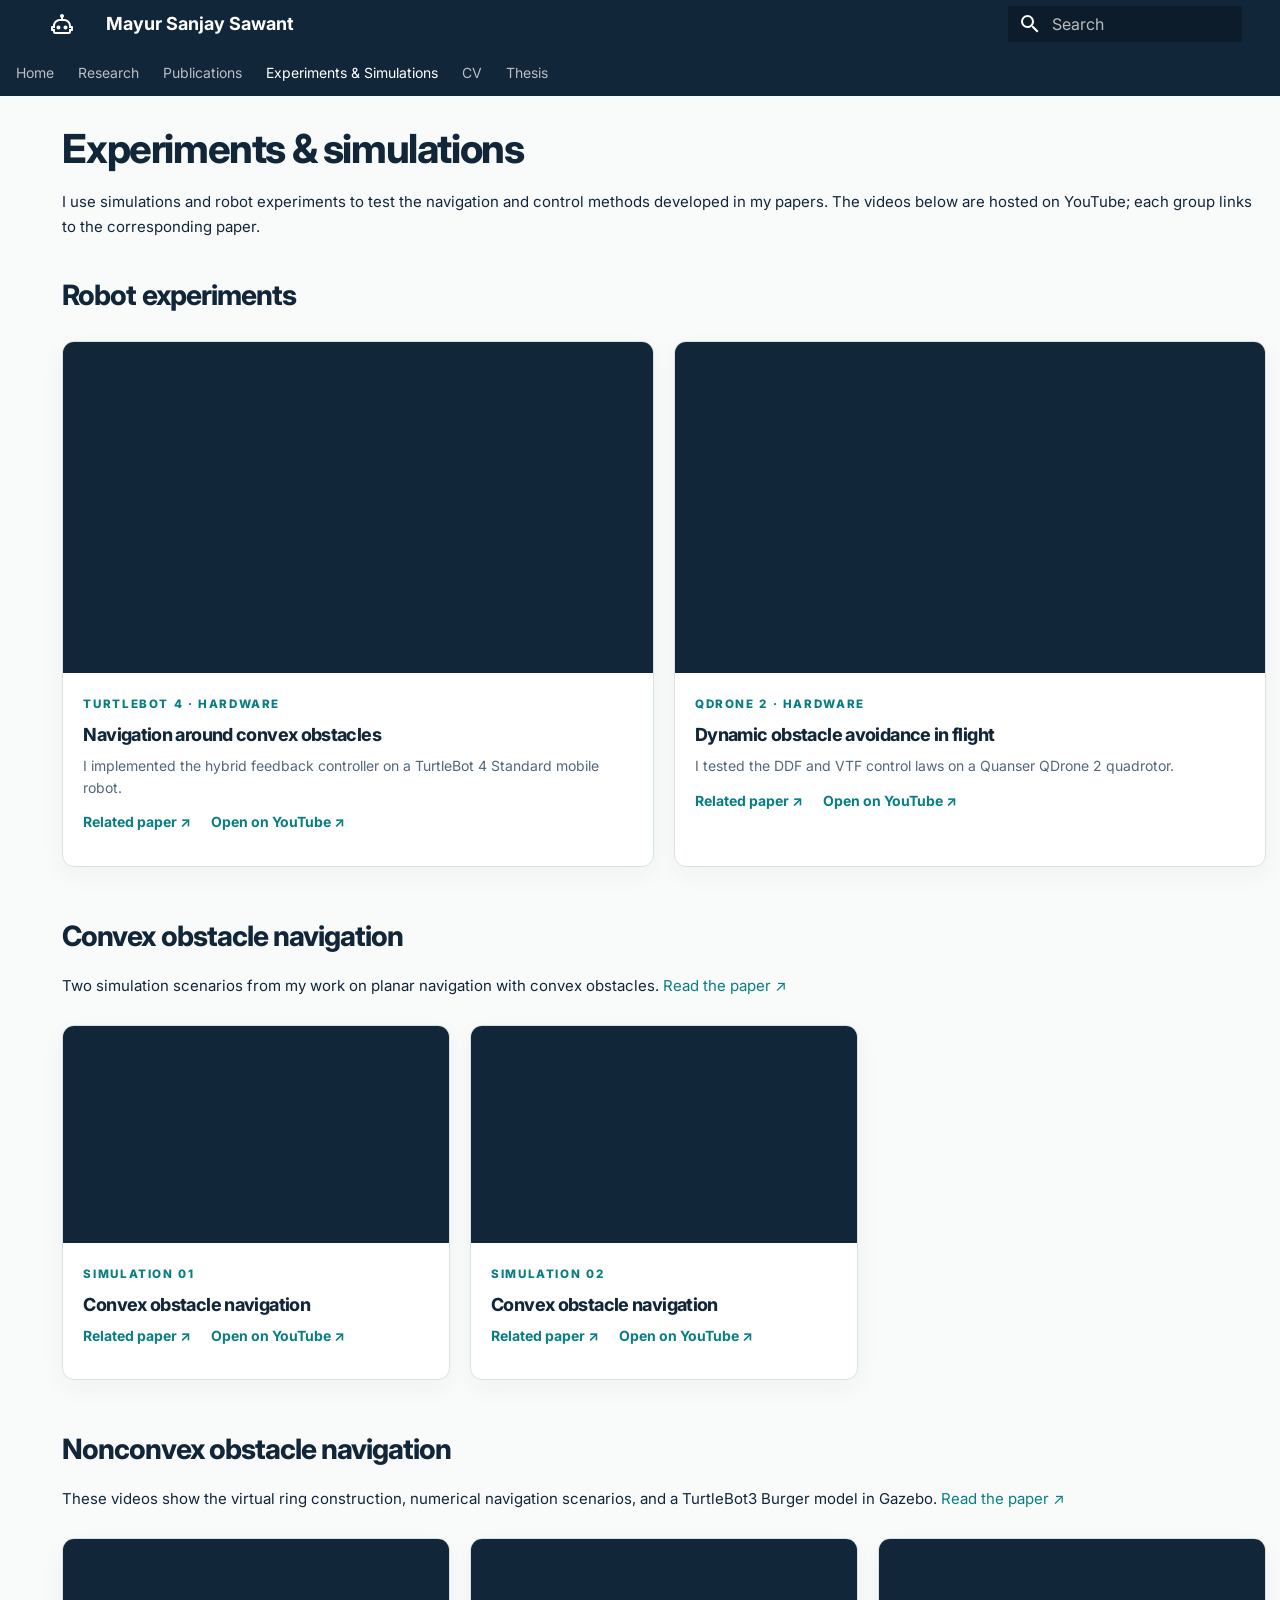
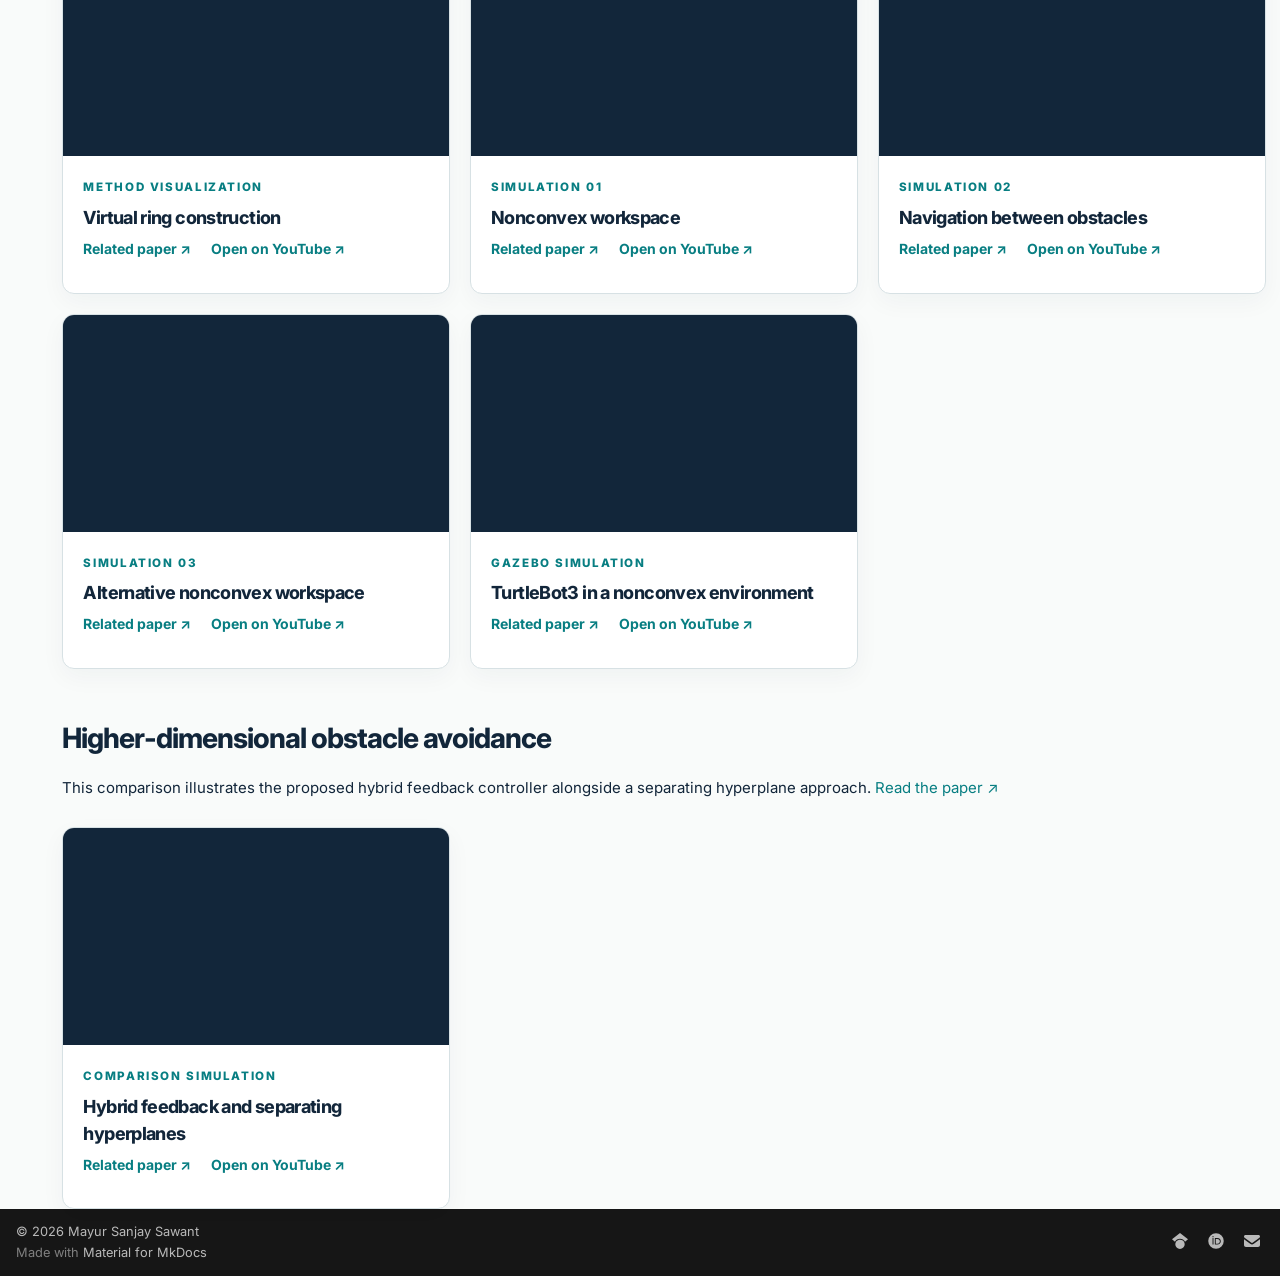
<file: experiments/index.html>
<!doctype html>
<html lang="en" class="no-js">
  <head>
    
      <meta charset="utf-8">
      <meta name="viewport" content="width=device-width,initial-scale=1">
      
        <meta name="description" content="Mayur Sawant's research in robotic navigation, feedback control, and constrained stabilization">
      
      
      
        <link rel="canonical" href="https://mayurssawant.github.io/experiments/">
      
      
        <link rel="prev" href="../publications/">
      
      
        <link rel="next" href="../files/Mayur_Sawant_CV.pdf">
      
      
        
      
      
      <link rel="icon" href="../assets/images/favicon.png">
      <meta name="generator" content="mkdocs-1.6.1, mkdocs-material-9.7.6">
    
    
      
        <title>Experiments & Simulations - Mayur Sanjay Sawant</title>
      
    
    
      <link rel="stylesheet" href="../assets/stylesheets/main.484c7ddc.min.css">
      
        
        <link rel="stylesheet" href="../assets/stylesheets/palette.ab4e12ef.min.css">
      
      


    
    
      
    
    
      
        
        
        <link rel="preconnect" href="https://fonts.gstatic.com" crossorigin>
        <link rel="stylesheet" href="https://fonts.googleapis.com/css?family=Inter:300,300i,400,400i,700,700i%7CJetBrains+Mono:400,400i,700,700i&display=fallback">
        <style>:root{--md-text-font:"Inter";--md-code-font:"JetBrains Mono"}</style>
      
    
    
      <link rel="stylesheet" href="../stylesheets/site-20261116.css">
    
    <script>__md_scope=new URL("..",location),__md_hash=e=>[...e].reduce(((e,_)=>(e<<5)-e+_.charCodeAt(0)),0),__md_get=(e,_=localStorage,t=__md_scope)=>JSON.parse(_.getItem(t.pathname+"."+e)),__md_set=(e,_,t=localStorage,a=__md_scope)=>{try{t.setItem(a.pathname+"."+e,JSON.stringify(_))}catch(e){}}</script>
    
      

    
    
  </head>
  
  
    
    
    
    
    
    <body dir="ltr" data-md-color-scheme="default" data-md-color-primary="custom" data-md-color-accent="custom">
  
    
    <input class="md-toggle" data-md-toggle="drawer" type="checkbox" id="__drawer" autocomplete="off">
    <input class="md-toggle" data-md-toggle="search" type="checkbox" id="__search" autocomplete="off">
    <label class="md-overlay" for="__drawer"></label>
    <div data-md-component="skip">
      
        
        <a href="#experiments-simulations" class="md-skip">
          Skip to content
        </a>
      
    </div>
    <div data-md-component="announce">
      
    </div>
    
    
      

<header class="md-header" data-md-component="header">
  <nav class="md-header__inner md-grid" aria-label="Header">
    <a href=".." title="Mayur Sanjay Sawant" class="md-header__button md-logo" aria-label="Mayur Sanjay Sawant" data-md-component="logo">
      
  
  <svg xmlns="http://www.w3.org/2000/svg" viewBox="0 0 24 24"><path d="M17.5 15.5c0 1.11-.89 2-2 2s-2-.89-2-2 .9-2 2-2 2 .9 2 2m-9-2c-1.1 0-2 .9-2 2s.9 2 2 2 2-.89 2-2-.89-2-2-2M23 15v3c0 .55-.45 1-1 1h-1v1c0 1.11-.89 2-2 2H5a2 2 0 0 1-2-2v-1H2c-.55 0-1-.45-1-1v-3c0-.55.45-1 1-1h1c0-3.87 3.13-7 7-7h1V5.73c-.6-.34-1-.99-1-1.73 0-1.1.9-2 2-2s2 .9 2 2c0 .74-.4 1.39-1 1.73V7h1c3.87 0 7 3.13 7 7h1c.55 0 1 .45 1 1m-2 1h-2v-2c0-2.76-2.24-5-5-5h-4c-2.76 0-5 2.24-5 5v2H3v1h2v3h14v-3h2z"/></svg>

    </a>
    <label class="md-header__button md-icon" for="__drawer">
      
      <svg xmlns="http://www.w3.org/2000/svg" viewBox="0 0 24 24"><path d="M3 6h18v2H3zm0 5h18v2H3zm0 5h18v2H3z"/></svg>
    </label>
    <div class="md-header__title" data-md-component="header-title">
      <div class="md-header__ellipsis">
        <div class="md-header__topic">
          <span class="md-ellipsis">
            Mayur Sanjay Sawant
          </span>
        </div>
        <div class="md-header__topic" data-md-component="header-topic">
          <span class="md-ellipsis">
            
              Experiments & Simulations
            
          </span>
        </div>
      </div>
    </div>
    
      
    
    
    
    
      
      
        <label class="md-header__button md-icon" for="__search">
          
          <svg xmlns="http://www.w3.org/2000/svg" viewBox="0 0 24 24"><path d="M9.5 3A6.5 6.5 0 0 1 16 9.5c0 1.61-.59 3.09-1.56 4.23l.27.27h.79l5 5-1.5 1.5-5-5v-.79l-.27-.27A6.52 6.52 0 0 1 9.5 16 6.5 6.5 0 0 1 3 9.5 6.5 6.5 0 0 1 9.5 3m0 2C7 5 5 7 5 9.5S7 14 9.5 14 14 12 14 9.5 12 5 9.5 5"/></svg>
        </label>
        <div class="md-search" data-md-component="search" role="dialog">
  <label class="md-search__overlay" for="__search"></label>
  <div class="md-search__inner" role="search">
    <form class="md-search__form" name="search">
      <input type="text" class="md-search__input" name="query" aria-label="Search" placeholder="Search" autocapitalize="off" autocorrect="off" autocomplete="off" spellcheck="false" data-md-component="search-query" required>
      <label class="md-search__icon md-icon" for="__search">
        
        <svg xmlns="http://www.w3.org/2000/svg" viewBox="0 0 24 24"><path d="M9.5 3A6.5 6.5 0 0 1 16 9.5c0 1.61-.59 3.09-1.56 4.23l.27.27h.79l5 5-1.5 1.5-5-5v-.79l-.27-.27A6.52 6.52 0 0 1 9.5 16 6.5 6.5 0 0 1 3 9.5 6.5 6.5 0 0 1 9.5 3m0 2C7 5 5 7 5 9.5S7 14 9.5 14 14 12 14 9.5 12 5 9.5 5"/></svg>
        
        <svg xmlns="http://www.w3.org/2000/svg" viewBox="0 0 24 24"><path d="M20 11v2H8l5.5 5.5-1.42 1.42L4.16 12l7.92-7.92L13.5 5.5 8 11z"/></svg>
      </label>
      <nav class="md-search__options" aria-label="Search">
        
        <button type="reset" class="md-search__icon md-icon" title="Clear" aria-label="Clear" tabindex="-1">
          
          <svg xmlns="http://www.w3.org/2000/svg" viewBox="0 0 24 24"><path d="M19 6.41 17.59 5 12 10.59 6.41 5 5 6.41 10.59 12 5 17.59 6.41 19 12 13.41 17.59 19 19 17.59 13.41 12z"/></svg>
        </button>
      </nav>
      
    </form>
    <div class="md-search__output">
      <div class="md-search__scrollwrap" tabindex="0" data-md-scrollfix>
        <div class="md-search-result" data-md-component="search-result">
          <div class="md-search-result__meta">
            Initializing search
          </div>
          <ol class="md-search-result__list" role="presentation"></ol>
        </div>
      </div>
    </div>
  </div>
</div>
      
    
    
  </nav>
  
</header>
    
    <div class="md-container" data-md-component="container">
      
      
        
          
            
<nav class="md-tabs" aria-label="Tabs" data-md-component="tabs">
  <div class="md-grid">
    <ul class="md-tabs__list">
      
        
  
  
  
  
    <li class="md-tabs__item">
      <a href=".." class="md-tabs__link">
        
  
  
    
  
  Home

      </a>
    </li>
  

      
        
  
  
  
  
    <li class="md-tabs__item">
      <a href="../projects/" class="md-tabs__link">
        
  
  
    
  
  Research

      </a>
    </li>
  

      
        
  
  
  
  
    <li class="md-tabs__item">
      <a href="../publications/" class="md-tabs__link">
        
  
  
    
  
  Publications

      </a>
    </li>
  

      
        
  
  
  
    
  
  
    <li class="md-tabs__item md-tabs__item--active">
      <a href="./" class="md-tabs__link">
        
  
  
    
  
  Experiments & Simulations

      </a>
    </li>
  

      
        
  
  
  
  
    <li class="md-tabs__item">
      <a href="../files/Mayur_Sawant_CV.pdf" class="md-tabs__link">
        
  
  
    
  
  CV

      </a>
    </li>
  

      
        
  
  
  
  
    <li class="md-tabs__item">
      <a href="../files/Mayur_Sawant_PhD_Thesis.pdf" class="md-tabs__link">
        
  
  
    
  
  Thesis

      </a>
    </li>
  

      
    </ul>
  </div>
</nav>
          
        
      
      <main class="md-main" data-md-component="main">
        <div class="md-main__inner md-grid">
          
            
              
              <div class="md-sidebar md-sidebar--primary" data-md-component="sidebar" data-md-type="navigation" >
                <div class="md-sidebar__scrollwrap">
                  <div class="md-sidebar__inner">
                    


  


<nav class="md-nav md-nav--primary md-nav--lifted" aria-label="Navigation" data-md-level="0">
  <label class="md-nav__title" for="__drawer">
    <a href=".." title="Mayur Sanjay Sawant" class="md-nav__button md-logo" aria-label="Mayur Sanjay Sawant" data-md-component="logo">
      
  
  <svg xmlns="http://www.w3.org/2000/svg" viewBox="0 0 24 24"><path d="M17.5 15.5c0 1.11-.89 2-2 2s-2-.89-2-2 .9-2 2-2 2 .9 2 2m-9-2c-1.1 0-2 .9-2 2s.9 2 2 2 2-.89 2-2-.89-2-2-2M23 15v3c0 .55-.45 1-1 1h-1v1c0 1.11-.89 2-2 2H5a2 2 0 0 1-2-2v-1H2c-.55 0-1-.45-1-1v-3c0-.55.45-1 1-1h1c0-3.87 3.13-7 7-7h1V5.73c-.6-.34-1-.99-1-1.73 0-1.1.9-2 2-2s2 .9 2 2c0 .74-.4 1.39-1 1.73V7h1c3.87 0 7 3.13 7 7h1c.55 0 1 .45 1 1m-2 1h-2v-2c0-2.76-2.24-5-5-5h-4c-2.76 0-5 2.24-5 5v2H3v1h2v3h14v-3h2z"/></svg>

    </a>
    Mayur Sanjay Sawant
  </label>
  
  <ul class="md-nav__list" data-md-scrollfix>
    
      
      
  
  
  
  
    <li class="md-nav__item">
      <a href=".." class="md-nav__link">
        
  
  
  <span class="md-ellipsis">
    
  
    Home
  

    
  </span>
  
  

      </a>
    </li>
  

    
      
      
  
  
  
  
    <li class="md-nav__item">
      <a href="../projects/" class="md-nav__link">
        
  
  
  <span class="md-ellipsis">
    
  
    Research
  

    
  </span>
  
  

      </a>
    </li>
  

    
      
      
  
  
  
  
    <li class="md-nav__item">
      <a href="../publications/" class="md-nav__link">
        
  
  
  <span class="md-ellipsis">
    
  
    Publications
  

    
  </span>
  
  

      </a>
    </li>
  

    
      
      
  
  
    
  
  
  
    <li class="md-nav__item md-nav__item--active">
      
      <input class="md-nav__toggle md-toggle" type="checkbox" id="__toc">
      
      
        
      
      
        <label class="md-nav__link md-nav__link--active" for="__toc">
          
  
  
  <span class="md-ellipsis">
    
  
    Experiments & Simulations
  

    
  </span>
  
  

          <span class="md-nav__icon md-icon"></span>
        </label>
      
      <a href="./" class="md-nav__link md-nav__link--active">
        
  
  
  <span class="md-ellipsis">
    
  
    Experiments & Simulations
  

    
  </span>
  
  

      </a>
      
        

<nav class="md-nav md-nav--secondary" aria-label="Table of contents">
  
  
  
    
  
  
    <label class="md-nav__title" for="__toc">
      <span class="md-nav__icon md-icon"></span>
      Table of contents
    </label>
    <ul class="md-nav__list" data-md-component="toc" data-md-scrollfix>
      
        <li class="md-nav__item">
  <a href="#robot-experiments" class="md-nav__link">
    <span class="md-ellipsis">
      
        Robot experiments
      
    </span>
  </a>
  
</li>
      
        <li class="md-nav__item">
  <a href="#convex-obstacle-navigation" class="md-nav__link">
    <span class="md-ellipsis">
      
        Convex obstacle navigation
      
    </span>
  </a>
  
</li>
      
        <li class="md-nav__item">
  <a href="#nonconvex-obstacle-navigation" class="md-nav__link">
    <span class="md-ellipsis">
      
        Nonconvex obstacle navigation
      
    </span>
  </a>
  
</li>
      
        <li class="md-nav__item">
  <a href="#higher-dimensional-obstacle-avoidance" class="md-nav__link">
    <span class="md-ellipsis">
      
        Higher-dimensional obstacle avoidance
      
    </span>
  </a>
  
</li>
      
    </ul>
  
</nav>
      
    </li>
  

    
      
      
  
  
  
  
    <li class="md-nav__item">
      <a href="../files/Mayur_Sawant_CV.pdf" class="md-nav__link">
        
  
  
  <span class="md-ellipsis">
    
  
    CV
  

    
  </span>
  
  

      </a>
    </li>
  

    
      
      
  
  
  
  
    <li class="md-nav__item">
      <a href="../files/Mayur_Sawant_PhD_Thesis.pdf" class="md-nav__link">
        
  
  
  <span class="md-ellipsis">
    
  
    Thesis
  

    
  </span>
  
  

      </a>
    </li>
  

    
  </ul>
</nav>
                  </div>
                </div>
              </div>
            
            
              
              <div class="md-sidebar md-sidebar--secondary" data-md-component="sidebar" data-md-type="toc" >
                <div class="md-sidebar__scrollwrap">
                  <div class="md-sidebar__inner">
                    

<nav class="md-nav md-nav--secondary" aria-label="Table of contents">
  
  
  
    
  
  
    <label class="md-nav__title" for="__toc">
      <span class="md-nav__icon md-icon"></span>
      Table of contents
    </label>
    <ul class="md-nav__list" data-md-component="toc" data-md-scrollfix>
      
        <li class="md-nav__item">
  <a href="#robot-experiments" class="md-nav__link">
    <span class="md-ellipsis">
      
        Robot experiments
      
    </span>
  </a>
  
</li>
      
        <li class="md-nav__item">
  <a href="#convex-obstacle-navigation" class="md-nav__link">
    <span class="md-ellipsis">
      
        Convex obstacle navigation
      
    </span>
  </a>
  
</li>
      
        <li class="md-nav__item">
  <a href="#nonconvex-obstacle-navigation" class="md-nav__link">
    <span class="md-ellipsis">
      
        Nonconvex obstacle navigation
      
    </span>
  </a>
  
</li>
      
        <li class="md-nav__item">
  <a href="#higher-dimensional-obstacle-avoidance" class="md-nav__link">
    <span class="md-ellipsis">
      
        Higher-dimensional obstacle avoidance
      
    </span>
  </a>
  
</li>
      
    </ul>
  
</nav>
                  </div>
                </div>
              </div>
            
          
          
            <div class="md-content" data-md-component="content">
              
              <article class="md-content__inner md-typeset">
                
                  



<h1 id="experiments-simulations">Experiments &amp; simulations</h1>
<p>I use simulations and robot experiments to test the navigation and control methods developed in my papers. The videos below are hosted on YouTube; each group links to the corresponding paper.</p>
<h2 id="robot-experiments">Robot experiments</h2>
<div class="video-grid featured-videos">
  <article class="video-card" id="turtlebot-4">
    <div class="video-frame"><iframe src="https://www.youtube-nocookie.com/embed/kOQRXWgXRUM" title="TurtleBot 4 autonomous navigation experiment" loading="lazy" allow="accelerometer; autoplay; clipboard-write; encrypted-media; gyroscope; picture-in-picture; web-share" allowfullscreen></iframe></div>
    <div class="video-info"><span class="video-kind">TURTLEBOT 4 · HARDWARE</span><h3>Navigation around convex obstacles</h3><p>I implemented the hybrid feedback controller on a TurtleBot 4 Standard mobile robot.</p><p class="video-links"><a href="https://doi.org/10.1109/TAC.2026.3714304">Related paper ↗</a><a href="https://youtu.be/kOQRXWgXRUM">Open on YouTube ↗</a></p></div>
  </article>
  <article class="video-card" id="qdrone-2">
    <div class="video-frame"><iframe src="https://www.youtube-nocookie.com/embed/BhwDtWQv4gk" title="Quanser QDrone 2 obstacle avoidance experiment" loading="lazy" allow="accelerometer; autoplay; clipboard-write; encrypted-media; gyroscope; picture-in-picture; web-share" allowfullscreen></iframe></div>
    <div class="video-info"><span class="video-kind">QDRONE 2 · HARDWARE</span><h3>Dynamic obstacle avoidance in flight</h3><p>I tested the DDF and VTF control laws on a Quanser QDrone 2 quadrotor.</p><p class="video-links"><a href="https://arxiv.org/abs/2503.17589">Related paper ↗</a><a href="https://youtu.be/BhwDtWQv4gk">Open on YouTube ↗</a></p></div>
  </article>
</div>

<h2 id="convex-obstacle-navigation">Convex obstacle navigation</h2>
<p>Two simulation scenarios from my work on planar navigation with convex obstacles. <a href="https://doi.org/10.1109/TAC.2023.3277884">Read the paper ↗</a></p>
<div class="video-grid">
  <article class="video-card"><div class="video-frame"><iframe src="https://www.youtube-nocookie.com/embed/llRrbGfvGBA" title="Convex obstacle navigation simulation 1" loading="lazy" allow="accelerometer; autoplay; clipboard-write; encrypted-media; gyroscope; picture-in-picture; web-share" allowfullscreen></iframe></div><div class="video-info"><span class="video-kind">SIMULATION 01</span><h3>Convex obstacle navigation</h3><p class="video-links"><a href="https://doi.org/10.1109/TAC.2023.3277884">Related paper ↗</a><a href="https://youtu.be/llRrbGfvGBA">Open on YouTube ↗</a></p></div></article>
  <article class="video-card"><div class="video-frame"><iframe src="https://www.youtube-nocookie.com/embed/_AwDqNY06rU" title="Convex obstacle navigation simulation 2" loading="lazy" allow="accelerometer; autoplay; clipboard-write; encrypted-media; gyroscope; picture-in-picture; web-share" allowfullscreen></iframe></div><div class="video-info"><span class="video-kind">SIMULATION 02</span><h3>Convex obstacle navigation</h3><p class="video-links"><a href="https://doi.org/10.1109/TAC.2023.3277884">Related paper ↗</a><a href="https://youtu.be/_AwDqNY06rU">Open on YouTube ↗</a></p></div></article>
</div>

<h2 id="nonconvex-obstacle-navigation">Nonconvex obstacle navigation</h2>
<p>These videos show the virtual ring construction, numerical navigation scenarios, and a TurtleBot3 Burger model in Gazebo. <a href="https://doi.org/10.1109/TAC.2024.3388952">Read the paper ↗</a></p>
<div class="video-grid">
  <article class="video-card"><div class="video-frame"><iframe src="https://www.youtube-nocookie.com/embed/mylrTOtYOSY" title="Virtual ring obstacle construction" loading="lazy" allow="accelerometer; autoplay; clipboard-write; encrypted-media; gyroscope; picture-in-picture; web-share" allowfullscreen></iframe></div><div class="video-info"><span class="video-kind">METHOD VISUALIZATION</span><h3>Virtual ring construction</h3><p class="video-links"><a href="https://doi.org/10.1109/TAC.2024.3388952">Related paper ↗</a><a href="https://youtu.be/mylrTOtYOSY">Open on YouTube ↗</a></p></div></article>
  <article class="video-card"><div class="video-frame"><iframe src="https://www.youtube-nocookie.com/embed/tRRUQNjLtGU" title="Nonconvex obstacle navigation simulation 1" loading="lazy" allow="accelerometer; autoplay; clipboard-write; encrypted-media; gyroscope; picture-in-picture; web-share" allowfullscreen></iframe></div><div class="video-info"><span class="video-kind">SIMULATION 01</span><h3>Nonconvex workspace</h3><p class="video-links"><a href="https://doi.org/10.1109/TAC.2024.3388952">Related paper ↗</a><a href="https://youtu.be/tRRUQNjLtGU">Open on YouTube ↗</a></p></div></article>
  <article class="video-card"><div class="video-frame"><iframe src="https://www.youtube-nocookie.com/embed/T4xzo01_mkc" title="Nonconvex obstacle navigation simulation 2" loading="lazy" allow="accelerometer; autoplay; clipboard-write; encrypted-media; gyroscope; picture-in-picture; web-share" allowfullscreen></iframe></div><div class="video-info"><span class="video-kind">SIMULATION 02</span><h3>Navigation between obstacles</h3><p class="video-links"><a href="https://doi.org/10.1109/TAC.2024.3388952">Related paper ↗</a><a href="https://youtu.be/T4xzo01_mkc">Open on YouTube ↗</a></p></div></article>
  <article class="video-card"><div class="video-frame"><iframe src="https://www.youtube-nocookie.com/embed/OtHt-oQPg68" title="Nonconvex obstacle navigation simulation 3" loading="lazy" allow="accelerometer; autoplay; clipboard-write; encrypted-media; gyroscope; picture-in-picture; web-share" allowfullscreen></iframe></div><div class="video-info"><span class="video-kind">SIMULATION 03</span><h3>Alternative nonconvex workspace</h3><p class="video-links"><a href="https://doi.org/10.1109/TAC.2024.3388952">Related paper ↗</a><a href="https://youtu.be/OtHt-oQPg68">Open on YouTube ↗</a></p></div></article>
  <article class="video-card"><div class="video-frame"><iframe src="https://www.youtube-nocookie.com/embed/ZNeiS5qE00k" title="TurtleBot3 Gazebo simulation in a nonconvex environment" loading="lazy" allow="accelerometer; autoplay; clipboard-write; encrypted-media; gyroscope; picture-in-picture; web-share" allowfullscreen></iframe></div><div class="video-info"><span class="video-kind">GAZEBO SIMULATION</span><h3>TurtleBot3 in a nonconvex environment</h3><p class="video-links"><a href="https://doi.org/10.1109/TAC.2024.3388952">Related paper ↗</a><a href="https://youtu.be/ZNeiS5qE00k">Open on YouTube ↗</a></p></div></article>
</div>

<h2 id="higher-dimensional-obstacle-avoidance">Higher-dimensional obstacle avoidance</h2>
<p>This comparison illustrates the proposed hybrid feedback controller alongside a separating hyperplane approach. <a href="https://doi.org/10.1109/TAC.2026.3714304">Read the paper ↗</a></p>
<div class="video-grid">
  <article class="video-card"><div class="video-frame"><iframe src="https://www.youtube-nocookie.com/embed/R6OowaF6dTc" title="Hybrid feedback versus separating hyperplane simulation" loading="lazy" allow="accelerometer; autoplay; clipboard-write; encrypted-media; gyroscope; picture-in-picture; web-share" allowfullscreen></iframe></div><div class="video-info"><span class="video-kind">COMPARISON SIMULATION</span><h3>Hybrid feedback and separating hyperplanes</h3><p class="video-links"><a href="https://doi.org/10.1109/TAC.2026.3714304">Related paper ↗</a><a href="https://youtu.be/R6OowaF6dTc">Open on YouTube ↗</a></p></div></article>
</div>












                
              </article>
            </div>
          
          
<script>var target=document.getElementById(location.hash.slice(1));target&&target.name&&(target.checked=target.name.startsWith("__tabbed_"))</script>
        </div>
        
          <button type="button" class="md-top md-icon" data-md-component="top" hidden>
  
  <svg xmlns="http://www.w3.org/2000/svg" viewBox="0 0 24 24"><path d="M13 20h-2V8l-5.5 5.5-1.42-1.42L12 4.16l7.92 7.92-1.42 1.42L13 8z"/></svg>
  Back to top
</button>
        
      </main>
      
        <footer class="md-footer">
  
  <div class="md-footer-meta md-typeset">
    <div class="md-footer-meta__inner md-grid">
      <div class="md-copyright">
  
    <div class="md-copyright__highlight">
      © 2026 Mayur Sanjay Sawant
    </div>
  
  
    Made with
    <a href="https://squidfunk.github.io/mkdocs-material/" target="_blank" rel="noopener">
      Material for MkDocs
    </a>
  
</div>
      
        
<div class="md-social">
  
    
    
    
    
    <a href="https://scholar.google.ca/citations?user=w9_rwx0AAAAJ&hl=en&oi=ao" target="_blank" rel="noopener" title="Google Scholar" class="md-social__link">
      <svg xmlns="http://www.w3.org/2000/svg" viewBox="0 0 512 512"><!--! Font Awesome Free 7.1.0 by @fontawesome - https://fontawesome.com License - https://fontawesome.com/license/free (Icons: CC BY 4.0, Fonts: SIL OFL 1.1, Code: MIT License) Copyright 2025 Fonticons, Inc.--><path d="M390.9 298.5s0 .1.1.1c9.2 19.4 14.4 41.1 14.4 64C405.3 445.1 338.5 512 256 512s-149.3-66.9-149.3-149.3c0-22.9 5.2-44.6 14.4-64 1.7-3.6 3.6-7.2 5.6-10.7q6.6-11.4 15-21.3c27.4-32.6 68.5-53.3 114.4-53.3 33.6 0 64.6 11.1 89.6 29.9 9.1 6.9 17.4 14.7 24.8 23.5 5.6 6.6 10.6 13.8 15 21.3 2 3.4 3.8 7 5.5 10.5zm26.4-18.8c-30.1-58.4-91-98.4-161.3-98.4s-131.2 40-161.3 98.4L0 202.7 256 0l256 202.7-94.7 77.1z"/></svg>
    </a>
  
    
    
    
    
    <a href="https://orcid.org/0000-0003-2932-7771" target="_blank" rel="noopener" title="ORCID" class="md-social__link">
      <svg xmlns="http://www.w3.org/2000/svg" viewBox="0 0 512 512"><!--! Font Awesome Free 7.1.0 by @fontawesome - https://fontawesome.com License - https://fontawesome.com/license/free (Icons: CC BY 4.0, Fonts: SIL OFL 1.1, Code: MIT License) Copyright 2025 Fonticons, Inc.--><path d="M294.7 188.2h-45.9V342h47.5c67.6 0 83.1-51.3 83.1-76.9 0-41.6-26.5-76.9-84.7-76.9M256 8a248 248 0 1 0 0 496 248 248 0 1 0 0-496m-80.8 360.8h-29.8V161.3h29.8zM160.3 98.5a19.6 19.6 0 1 1 0 39.2 19.6 19.6 0 1 1 0-39.2M300 369h-81V161.3h80.6c76.7 0 110.4 54.8 110.4 103.9 0 53.3-41.7 103.9-110 103.9z"/></svg>
    </a>
  
    
    
    
    
    <a href="mailto:mayurssawant1@gmail.com" target="_blank" rel="noopener" title="Email" class="md-social__link">
      <svg xmlns="http://www.w3.org/2000/svg" viewBox="0 0 512 512"><!--! Font Awesome Free 7.1.0 by @fontawesome - https://fontawesome.com License - https://fontawesome.com/license/free (Icons: CC BY 4.0, Fonts: SIL OFL 1.1, Code: MIT License) Copyright 2025 Fonticons, Inc.--><path d="M48 64C21.5 64 0 85.5 0 112c0 15.1 7.1 29.3 19.2 38.4l208 156a48 48 0 0 0 57.6 0l208-156c12.1-9.1 19.2-23.3 19.2-38.4 0-26.5-21.5-48-48-48zM0 196v188c0 35.3 28.7 64 64 64h384c35.3 0 64-28.7 64-64V196L313.6 344.8c-34.1 25.6-81.1 25.6-115.2 0z"/></svg>
    </a>
  
</div>
      
    </div>
  </div>
</footer>
      
    </div>
    <div class="md-dialog" data-md-component="dialog">
      <div class="md-dialog__inner md-typeset"></div>
    </div>
    
    
    
      
      
      <script id="__config" type="application/json">{"annotate": null, "base": "..", "features": ["navigation.tabs", "navigation.top"], "search": "../assets/javascripts/workers/search.2c215733.min.js", "tags": null, "translations": {"clipboard.copied": "Copied to clipboard", "clipboard.copy": "Copy to clipboard", "search.result.more.one": "1 more on this page", "search.result.more.other": "# more on this page", "search.result.none": "No matching documents", "search.result.one": "1 matching document", "search.result.other": "# matching documents", "search.result.placeholder": "Type to start searching", "search.result.term.missing": "Missing", "select.version": "Select version"}, "version": null}</script>
    
    
      <script src="../assets/javascripts/bundle.79ae519e.min.js"></script>
      
    
  </body>
</html>
</file>
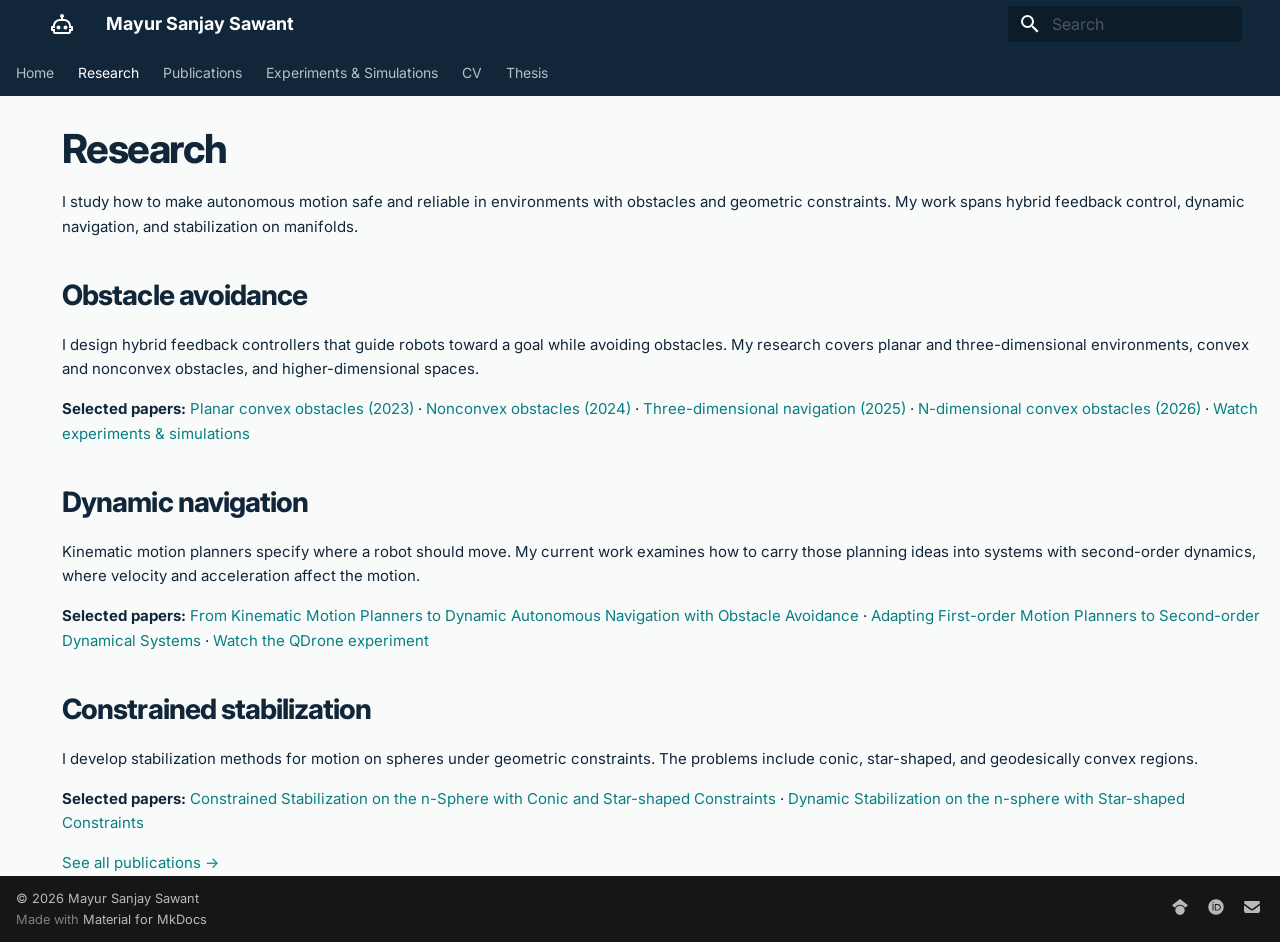
<file: projects/index.html>
<!doctype html>
<html lang="en" class="no-js">
  <head>
    
      <meta charset="utf-8">
      <meta name="viewport" content="width=device-width,initial-scale=1">
      
        <meta name="description" content="Mayur Sawant's research in robotic navigation, feedback control, and constrained stabilization">
      
      
      
        <link rel="canonical" href="https://mayurssawant.github.io/projects/">
      
      
        <link rel="prev" href="..">
      
      
        <link rel="next" href="../publications/">
      
      
        
      
      
      <link rel="icon" href="../assets/images/favicon.png">
      <meta name="generator" content="mkdocs-1.6.1, mkdocs-material-9.7.6">
    
    
      
        <title>Research - Mayur Sanjay Sawant</title>
      
    
    
      <link rel="stylesheet" href="../assets/stylesheets/main.484c7ddc.min.css">
      
        
        <link rel="stylesheet" href="../assets/stylesheets/palette.ab4e12ef.min.css">
      
      


    
    
      
    
    
      
        
        
        <link rel="preconnect" href="https://fonts.gstatic.com" crossorigin>
        <link rel="stylesheet" href="https://fonts.googleapis.com/css?family=Inter:300,300i,400,400i,700,700i%7CJetBrains+Mono:400,400i,700,700i&display=fallback">
        <style>:root{--md-text-font:"Inter";--md-code-font:"JetBrains Mono"}</style>
      
    
    
      <link rel="stylesheet" href="../stylesheets/site-20261116.css">
    
    <script>__md_scope=new URL("..",location),__md_hash=e=>[...e].reduce(((e,_)=>(e<<5)-e+_.charCodeAt(0)),0),__md_get=(e,_=localStorage,t=__md_scope)=>JSON.parse(_.getItem(t.pathname+"."+e)),__md_set=(e,_,t=localStorage,a=__md_scope)=>{try{t.setItem(a.pathname+"."+e,JSON.stringify(_))}catch(e){}}</script>
    
      

    
    
  </head>
  
  
    
    
    
    
    
    <body dir="ltr" data-md-color-scheme="default" data-md-color-primary="custom" data-md-color-accent="custom">
  
    
    <input class="md-toggle" data-md-toggle="drawer" type="checkbox" id="__drawer" autocomplete="off">
    <input class="md-toggle" data-md-toggle="search" type="checkbox" id="__search" autocomplete="off">
    <label class="md-overlay" for="__drawer"></label>
    <div data-md-component="skip">
      
        
        <a href="#research" class="md-skip">
          Skip to content
        </a>
      
    </div>
    <div data-md-component="announce">
      
    </div>
    
    
      

<header class="md-header" data-md-component="header">
  <nav class="md-header__inner md-grid" aria-label="Header">
    <a href=".." title="Mayur Sanjay Sawant" class="md-header__button md-logo" aria-label="Mayur Sanjay Sawant" data-md-component="logo">
      
  
  <svg xmlns="http://www.w3.org/2000/svg" viewBox="0 0 24 24"><path d="M17.5 15.5c0 1.11-.89 2-2 2s-2-.89-2-2 .9-2 2-2 2 .9 2 2m-9-2c-1.1 0-2 .9-2 2s.9 2 2 2 2-.89 2-2-.89-2-2-2M23 15v3c0 .55-.45 1-1 1h-1v1c0 1.11-.89 2-2 2H5a2 2 0 0 1-2-2v-1H2c-.55 0-1-.45-1-1v-3c0-.55.45-1 1-1h1c0-3.87 3.13-7 7-7h1V5.73c-.6-.34-1-.99-1-1.73 0-1.1.9-2 2-2s2 .9 2 2c0 .74-.4 1.39-1 1.73V7h1c3.87 0 7 3.13 7 7h1c.55 0 1 .45 1 1m-2 1h-2v-2c0-2.76-2.24-5-5-5h-4c-2.76 0-5 2.24-5 5v2H3v1h2v3h14v-3h2z"/></svg>

    </a>
    <label class="md-header__button md-icon" for="__drawer">
      
      <svg xmlns="http://www.w3.org/2000/svg" viewBox="0 0 24 24"><path d="M3 6h18v2H3zm0 5h18v2H3zm0 5h18v2H3z"/></svg>
    </label>
    <div class="md-header__title" data-md-component="header-title">
      <div class="md-header__ellipsis">
        <div class="md-header__topic">
          <span class="md-ellipsis">
            Mayur Sanjay Sawant
          </span>
        </div>
        <div class="md-header__topic" data-md-component="header-topic">
          <span class="md-ellipsis">
            
              Research
            
          </span>
        </div>
      </div>
    </div>
    
      
    
    
    
    
      
      
        <label class="md-header__button md-icon" for="__search">
          
          <svg xmlns="http://www.w3.org/2000/svg" viewBox="0 0 24 24"><path d="M9.5 3A6.5 6.5 0 0 1 16 9.5c0 1.61-.59 3.09-1.56 4.23l.27.27h.79l5 5-1.5 1.5-5-5v-.79l-.27-.27A6.52 6.52 0 0 1 9.5 16 6.5 6.5 0 0 1 3 9.5 6.5 6.5 0 0 1 9.5 3m0 2C7 5 5 7 5 9.5S7 14 9.5 14 14 12 14 9.5 12 5 9.5 5"/></svg>
        </label>
        <div class="md-search" data-md-component="search" role="dialog">
  <label class="md-search__overlay" for="__search"></label>
  <div class="md-search__inner" role="search">
    <form class="md-search__form" name="search">
      <input type="text" class="md-search__input" name="query" aria-label="Search" placeholder="Search" autocapitalize="off" autocorrect="off" autocomplete="off" spellcheck="false" data-md-component="search-query" required>
      <label class="md-search__icon md-icon" for="__search">
        
        <svg xmlns="http://www.w3.org/2000/svg" viewBox="0 0 24 24"><path d="M9.5 3A6.5 6.5 0 0 1 16 9.5c0 1.61-.59 3.09-1.56 4.23l.27.27h.79l5 5-1.5 1.5-5-5v-.79l-.27-.27A6.52 6.52 0 0 1 9.5 16 6.5 6.5 0 0 1 3 9.5 6.5 6.5 0 0 1 9.5 3m0 2C7 5 5 7 5 9.5S7 14 9.5 14 14 12 14 9.5 12 5 9.5 5"/></svg>
        
        <svg xmlns="http://www.w3.org/2000/svg" viewBox="0 0 24 24"><path d="M20 11v2H8l5.5 5.5-1.42 1.42L4.16 12l7.92-7.92L13.5 5.5 8 11z"/></svg>
      </label>
      <nav class="md-search__options" aria-label="Search">
        
        <button type="reset" class="md-search__icon md-icon" title="Clear" aria-label="Clear" tabindex="-1">
          
          <svg xmlns="http://www.w3.org/2000/svg" viewBox="0 0 24 24"><path d="M19 6.41 17.59 5 12 10.59 6.41 5 5 6.41 10.59 12 5 17.59 6.41 19 12 13.41 17.59 19 19 17.59 13.41 12z"/></svg>
        </button>
      </nav>
      
    </form>
    <div class="md-search__output">
      <div class="md-search__scrollwrap" tabindex="0" data-md-scrollfix>
        <div class="md-search-result" data-md-component="search-result">
          <div class="md-search-result__meta">
            Initializing search
          </div>
          <ol class="md-search-result__list" role="presentation"></ol>
        </div>
      </div>
    </div>
  </div>
</div>
      
    
    
  </nav>
  
</header>
    
    <div class="md-container" data-md-component="container">
      
      
        
          
            
<nav class="md-tabs" aria-label="Tabs" data-md-component="tabs">
  <div class="md-grid">
    <ul class="md-tabs__list">
      
        
  
  
  
  
    <li class="md-tabs__item">
      <a href=".." class="md-tabs__link">
        
  
  
    
  
  Home

      </a>
    </li>
  

      
        
  
  
  
    
  
  
    <li class="md-tabs__item md-tabs__item--active">
      <a href="./" class="md-tabs__link">
        
  
  
    
  
  Research

      </a>
    </li>
  

      
        
  
  
  
  
    <li class="md-tabs__item">
      <a href="../publications/" class="md-tabs__link">
        
  
  
    
  
  Publications

      </a>
    </li>
  

      
        
  
  
  
  
    <li class="md-tabs__item">
      <a href="../experiments/" class="md-tabs__link">
        
  
  
    
  
  Experiments & Simulations

      </a>
    </li>
  

      
        
  
  
  
  
    <li class="md-tabs__item">
      <a href="../files/Mayur_Sawant_CV.pdf" class="md-tabs__link">
        
  
  
    
  
  CV

      </a>
    </li>
  

      
        
  
  
  
  
    <li class="md-tabs__item">
      <a href="../files/Mayur_Sawant_PhD_Thesis.pdf" class="md-tabs__link">
        
  
  
    
  
  Thesis

      </a>
    </li>
  

      
    </ul>
  </div>
</nav>
          
        
      
      <main class="md-main" data-md-component="main">
        <div class="md-main__inner md-grid">
          
            
              
              <div class="md-sidebar md-sidebar--primary" data-md-component="sidebar" data-md-type="navigation" >
                <div class="md-sidebar__scrollwrap">
                  <div class="md-sidebar__inner">
                    


  


<nav class="md-nav md-nav--primary md-nav--lifted" aria-label="Navigation" data-md-level="0">
  <label class="md-nav__title" for="__drawer">
    <a href=".." title="Mayur Sanjay Sawant" class="md-nav__button md-logo" aria-label="Mayur Sanjay Sawant" data-md-component="logo">
      
  
  <svg xmlns="http://www.w3.org/2000/svg" viewBox="0 0 24 24"><path d="M17.5 15.5c0 1.11-.89 2-2 2s-2-.89-2-2 .9-2 2-2 2 .9 2 2m-9-2c-1.1 0-2 .9-2 2s.9 2 2 2 2-.89 2-2-.89-2-2-2M23 15v3c0 .55-.45 1-1 1h-1v1c0 1.11-.89 2-2 2H5a2 2 0 0 1-2-2v-1H2c-.55 0-1-.45-1-1v-3c0-.55.45-1 1-1h1c0-3.87 3.13-7 7-7h1V5.73c-.6-.34-1-.99-1-1.73 0-1.1.9-2 2-2s2 .9 2 2c0 .74-.4 1.39-1 1.73V7h1c3.87 0 7 3.13 7 7h1c.55 0 1 .45 1 1m-2 1h-2v-2c0-2.76-2.24-5-5-5h-4c-2.76 0-5 2.24-5 5v2H3v1h2v3h14v-3h2z"/></svg>

    </a>
    Mayur Sanjay Sawant
  </label>
  
  <ul class="md-nav__list" data-md-scrollfix>
    
      
      
  
  
  
  
    <li class="md-nav__item">
      <a href=".." class="md-nav__link">
        
  
  
  <span class="md-ellipsis">
    
  
    Home
  

    
  </span>
  
  

      </a>
    </li>
  

    
      
      
  
  
    
  
  
  
    <li class="md-nav__item md-nav__item--active">
      
      <input class="md-nav__toggle md-toggle" type="checkbox" id="__toc">
      
      
        
      
      
        <label class="md-nav__link md-nav__link--active" for="__toc">
          
  
  
  <span class="md-ellipsis">
    
  
    Research
  

    
  </span>
  
  

          <span class="md-nav__icon md-icon"></span>
        </label>
      
      <a href="./" class="md-nav__link md-nav__link--active">
        
  
  
  <span class="md-ellipsis">
    
  
    Research
  

    
  </span>
  
  

      </a>
      
        

<nav class="md-nav md-nav--secondary" aria-label="Table of contents">
  
  
  
    
  
  
    <label class="md-nav__title" for="__toc">
      <span class="md-nav__icon md-icon"></span>
      Table of contents
    </label>
    <ul class="md-nav__list" data-md-component="toc" data-md-scrollfix>
      
        <li class="md-nav__item">
  <a href="#obstacle-avoidance" class="md-nav__link">
    <span class="md-ellipsis">
      
        Obstacle avoidance
      
    </span>
  </a>
  
</li>
      
        <li class="md-nav__item">
  <a href="#dynamic-navigation" class="md-nav__link">
    <span class="md-ellipsis">
      
        Dynamic navigation
      
    </span>
  </a>
  
</li>
      
        <li class="md-nav__item">
  <a href="#constrained-stabilization" class="md-nav__link">
    <span class="md-ellipsis">
      
        Constrained stabilization
      
    </span>
  </a>
  
</li>
      
    </ul>
  
</nav>
      
    </li>
  

    
      
      
  
  
  
  
    <li class="md-nav__item">
      <a href="../publications/" class="md-nav__link">
        
  
  
  <span class="md-ellipsis">
    
  
    Publications
  

    
  </span>
  
  

      </a>
    </li>
  

    
      
      
  
  
  
  
    <li class="md-nav__item">
      <a href="../experiments/" class="md-nav__link">
        
  
  
  <span class="md-ellipsis">
    
  
    Experiments & Simulations
  

    
  </span>
  
  

      </a>
    </li>
  

    
      
      
  
  
  
  
    <li class="md-nav__item">
      <a href="../files/Mayur_Sawant_CV.pdf" class="md-nav__link">
        
  
  
  <span class="md-ellipsis">
    
  
    CV
  

    
  </span>
  
  

      </a>
    </li>
  

    
      
      
  
  
  
  
    <li class="md-nav__item">
      <a href="../files/Mayur_Sawant_PhD_Thesis.pdf" class="md-nav__link">
        
  
  
  <span class="md-ellipsis">
    
  
    Thesis
  

    
  </span>
  
  

      </a>
    </li>
  

    
  </ul>
</nav>
                  </div>
                </div>
              </div>
            
            
              
              <div class="md-sidebar md-sidebar--secondary" data-md-component="sidebar" data-md-type="toc" >
                <div class="md-sidebar__scrollwrap">
                  <div class="md-sidebar__inner">
                    

<nav class="md-nav md-nav--secondary" aria-label="Table of contents">
  
  
  
    
  
  
    <label class="md-nav__title" for="__toc">
      <span class="md-nav__icon md-icon"></span>
      Table of contents
    </label>
    <ul class="md-nav__list" data-md-component="toc" data-md-scrollfix>
      
        <li class="md-nav__item">
  <a href="#obstacle-avoidance" class="md-nav__link">
    <span class="md-ellipsis">
      
        Obstacle avoidance
      
    </span>
  </a>
  
</li>
      
        <li class="md-nav__item">
  <a href="#dynamic-navigation" class="md-nav__link">
    <span class="md-ellipsis">
      
        Dynamic navigation
      
    </span>
  </a>
  
</li>
      
        <li class="md-nav__item">
  <a href="#constrained-stabilization" class="md-nav__link">
    <span class="md-ellipsis">
      
        Constrained stabilization
      
    </span>
  </a>
  
</li>
      
    </ul>
  
</nav>
                  </div>
                </div>
              </div>
            
          
          
            <div class="md-content" data-md-component="content">
              
              <article class="md-content__inner md-typeset">
                
                  



<h1 id="research">Research</h1>
<p>I study how to make autonomous motion safe and reliable in environments with obstacles and geometric constraints. My work spans hybrid feedback control, dynamic navigation, and stabilization on manifolds.</p>
<h2 id="obstacle-avoidance">Obstacle avoidance</h2>
<p>I design hybrid feedback controllers that guide robots toward a goal while avoiding obstacles. My research covers planar and three-dimensional environments, convex and nonconvex obstacles, and higher-dimensional spaces.</p>
<p><strong>Selected papers:</strong> <a href="https://doi.org/10.1109/TAC.2023.3277884">Planar convex obstacles (2023)</a> · <a href="https://doi.org/10.1109/TAC.2024.3388952">Nonconvex obstacles (2024)</a> · <a href="https://doi.org/10.23919/ACC63710.2025.11107930">Three-dimensional navigation (2025)</a> · <a href="https://arxiv.org/abs/2403.11279">N-dimensional convex obstacles (2026)</a> · <a href="../experiments/">Watch experiments &amp; simulations</a></p>
<h2 id="dynamic-navigation">Dynamic navigation</h2>
<p>Kinematic motion planners specify where a robot should move. My current work examines how to carry those planning ideas into systems with second-order dynamics, where velocity and acceleration affect the motion.</p>
<p><strong>Selected papers:</strong> <a href="https://arxiv.org/abs/2503.17589">From Kinematic Motion Planners to Dynamic Autonomous Navigation with Obstacle Avoidance</a> · <a href="../publications/#conference-proceedings">Adapting First-order Motion Planners to Second-order Dynamical Systems</a> · <a href="../experiments/#qdrone-2">Watch the QDrone experiment</a></p>
<h2 id="constrained-stabilization">Constrained stabilization</h2>
<p>I develop stabilization methods for motion on spheres under geometric constraints. The problems include conic, star-shaped, and geodesically convex regions.</p>
<p><strong>Selected papers:</strong> <a href="https://arxiv.org/abs/2509.02487">Constrained Stabilization on the n-Sphere with Conic and Star-shaped Constraints</a> · <a href="https://arxiv.org/abs/2603.27382v3">Dynamic Stabilization on the n-sphere with Star-shaped Constraints</a></p>
<p><a href="../publications/">See all publications →</a></p>












                
              </article>
            </div>
          
          
<script>var target=document.getElementById(location.hash.slice(1));target&&target.name&&(target.checked=target.name.startsWith("__tabbed_"))</script>
        </div>
        
          <button type="button" class="md-top md-icon" data-md-component="top" hidden>
  
  <svg xmlns="http://www.w3.org/2000/svg" viewBox="0 0 24 24"><path d="M13 20h-2V8l-5.5 5.5-1.42-1.42L12 4.16l7.92 7.92-1.42 1.42L13 8z"/></svg>
  Back to top
</button>
        
      </main>
      
        <footer class="md-footer">
  
  <div class="md-footer-meta md-typeset">
    <div class="md-footer-meta__inner md-grid">
      <div class="md-copyright">
  
    <div class="md-copyright__highlight">
      © 2026 Mayur Sanjay Sawant
    </div>
  
  
    Made with
    <a href="https://squidfunk.github.io/mkdocs-material/" target="_blank" rel="noopener">
      Material for MkDocs
    </a>
  
</div>
      
        
<div class="md-social">
  
    
    
    
    
    <a href="https://scholar.google.ca/citations?user=w9_rwx0AAAAJ&hl=en&oi=ao" target="_blank" rel="noopener" title="Google Scholar" class="md-social__link">
      <svg xmlns="http://www.w3.org/2000/svg" viewBox="0 0 512 512"><!--! Font Awesome Free 7.1.0 by @fontawesome - https://fontawesome.com License - https://fontawesome.com/license/free (Icons: CC BY 4.0, Fonts: SIL OFL 1.1, Code: MIT License) Copyright 2025 Fonticons, Inc.--><path d="M390.9 298.5s0 .1.1.1c9.2 19.4 14.4 41.1 14.4 64C405.3 445.1 338.5 512 256 512s-149.3-66.9-149.3-149.3c0-22.9 5.2-44.6 14.4-64 1.7-3.6 3.6-7.2 5.6-10.7q6.6-11.4 15-21.3c27.4-32.6 68.5-53.3 114.4-53.3 33.6 0 64.6 11.1 89.6 29.9 9.1 6.9 17.4 14.7 24.8 23.5 5.6 6.6 10.6 13.8 15 21.3 2 3.4 3.8 7 5.5 10.5zm26.4-18.8c-30.1-58.4-91-98.4-161.3-98.4s-131.2 40-161.3 98.4L0 202.7 256 0l256 202.7-94.7 77.1z"/></svg>
    </a>
  
    
    
    
    
    <a href="https://orcid.org/0000-0003-2932-7771" target="_blank" rel="noopener" title="ORCID" class="md-social__link">
      <svg xmlns="http://www.w3.org/2000/svg" viewBox="0 0 512 512"><!--! Font Awesome Free 7.1.0 by @fontawesome - https://fontawesome.com License - https://fontawesome.com/license/free (Icons: CC BY 4.0, Fonts: SIL OFL 1.1, Code: MIT License) Copyright 2025 Fonticons, Inc.--><path d="M294.7 188.2h-45.9V342h47.5c67.6 0 83.1-51.3 83.1-76.9 0-41.6-26.5-76.9-84.7-76.9M256 8a248 248 0 1 0 0 496 248 248 0 1 0 0-496m-80.8 360.8h-29.8V161.3h29.8zM160.3 98.5a19.6 19.6 0 1 1 0 39.2 19.6 19.6 0 1 1 0-39.2M300 369h-81V161.3h80.6c76.7 0 110.4 54.8 110.4 103.9 0 53.3-41.7 103.9-110 103.9z"/></svg>
    </a>
  
    
    
    
    
    <a href="mailto:mayurssawant1@gmail.com" target="_blank" rel="noopener" title="Email" class="md-social__link">
      <svg xmlns="http://www.w3.org/2000/svg" viewBox="0 0 512 512"><!--! Font Awesome Free 7.1.0 by @fontawesome - https://fontawesome.com License - https://fontawesome.com/license/free (Icons: CC BY 4.0, Fonts: SIL OFL 1.1, Code: MIT License) Copyright 2025 Fonticons, Inc.--><path d="M48 64C21.5 64 0 85.5 0 112c0 15.1 7.1 29.3 19.2 38.4l208 156a48 48 0 0 0 57.6 0l208-156c12.1-9.1 19.2-23.3 19.2-38.4 0-26.5-21.5-48-48-48zM0 196v188c0 35.3 28.7 64 64 64h384c35.3 0 64-28.7 64-64V196L313.6 344.8c-34.1 25.6-81.1 25.6-115.2 0z"/></svg>
    </a>
  
</div>
      
    </div>
  </div>
</footer>
      
    </div>
    <div class="md-dialog" data-md-component="dialog">
      <div class="md-dialog__inner md-typeset"></div>
    </div>
    
    
    
      
      
      <script id="__config" type="application/json">{"annotate": null, "base": "..", "features": ["navigation.tabs", "navigation.top"], "search": "../assets/javascripts/workers/search.2c215733.min.js", "tags": null, "translations": {"clipboard.copied": "Copied to clipboard", "clipboard.copy": "Copy to clipboard", "search.result.more.one": "1 more on this page", "search.result.more.other": "# more on this page", "search.result.none": "No matching documents", "search.result.one": "1 matching document", "search.result.other": "# matching documents", "search.result.placeholder": "Type to start searching", "search.result.term.missing": "Missing", "select.version": "Select version"}, "version": null}</script>
    
    
      <script src="../assets/javascripts/bundle.79ae519e.min.js"></script>
      
    
  </body>
</html>
</file>
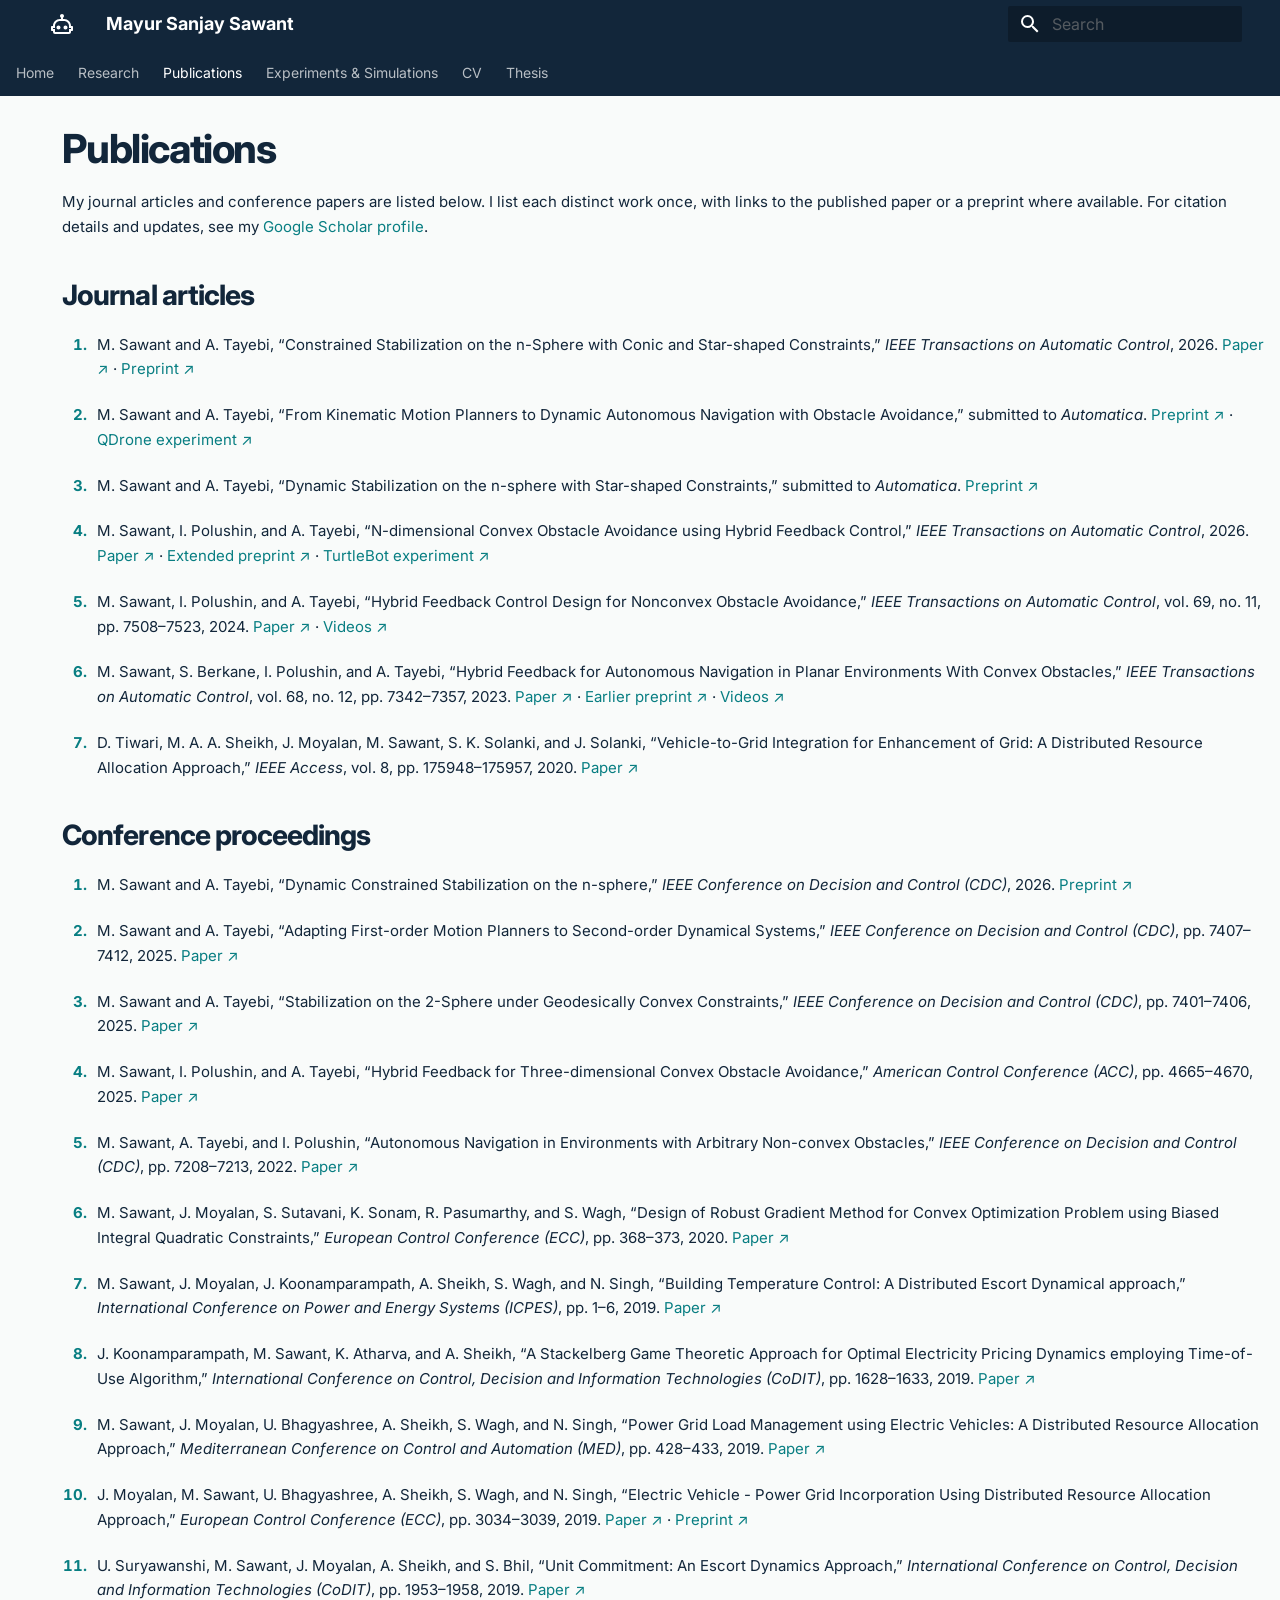
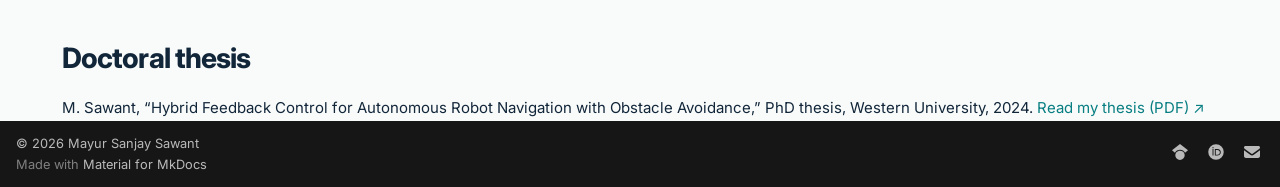
<file: publications/index.html>
<!doctype html>
<html lang="en" class="no-js">
  <head>
    
      <meta charset="utf-8">
      <meta name="viewport" content="width=device-width,initial-scale=1">
      
        <meta name="description" content="Mayur Sawant's research in robotic navigation, feedback control, and constrained stabilization">
      
      
      
        <link rel="canonical" href="https://mayurssawant.github.io/publications/">
      
      
        <link rel="prev" href="../projects/">
      
      
        <link rel="next" href="../experiments/">
      
      
        
      
      
      <link rel="icon" href="../assets/images/favicon.png">
      <meta name="generator" content="mkdocs-1.6.1, mkdocs-material-9.7.6">
    
    
      
        <title>Publications - Mayur Sanjay Sawant</title>
      
    
    
      <link rel="stylesheet" href="../assets/stylesheets/main.484c7ddc.min.css">
      
        
        <link rel="stylesheet" href="../assets/stylesheets/palette.ab4e12ef.min.css">
      
      


    
    
      
    
    
      
        
        
        <link rel="preconnect" href="https://fonts.gstatic.com" crossorigin>
        <link rel="stylesheet" href="https://fonts.googleapis.com/css?family=Inter:300,300i,400,400i,700,700i%7CJetBrains+Mono:400,400i,700,700i&display=fallback">
        <style>:root{--md-text-font:"Inter";--md-code-font:"JetBrains Mono"}</style>
      
    
    
      <link rel="stylesheet" href="../stylesheets/site-20261116.css">
    
    <script>__md_scope=new URL("..",location),__md_hash=e=>[...e].reduce(((e,_)=>(e<<5)-e+_.charCodeAt(0)),0),__md_get=(e,_=localStorage,t=__md_scope)=>JSON.parse(_.getItem(t.pathname+"."+e)),__md_set=(e,_,t=localStorage,a=__md_scope)=>{try{t.setItem(a.pathname+"."+e,JSON.stringify(_))}catch(e){}}</script>
    
      

    
    
  </head>
  
  
    
    
    
    
    
    <body dir="ltr" data-md-color-scheme="default" data-md-color-primary="custom" data-md-color-accent="custom">
  
    
    <input class="md-toggle" data-md-toggle="drawer" type="checkbox" id="__drawer" autocomplete="off">
    <input class="md-toggle" data-md-toggle="search" type="checkbox" id="__search" autocomplete="off">
    <label class="md-overlay" for="__drawer"></label>
    <div data-md-component="skip">
      
        
        <a href="#publications" class="md-skip">
          Skip to content
        </a>
      
    </div>
    <div data-md-component="announce">
      
    </div>
    
    
      

<header class="md-header" data-md-component="header">
  <nav class="md-header__inner md-grid" aria-label="Header">
    <a href=".." title="Mayur Sanjay Sawant" class="md-header__button md-logo" aria-label="Mayur Sanjay Sawant" data-md-component="logo">
      
  
  <svg xmlns="http://www.w3.org/2000/svg" viewBox="0 0 24 24"><path d="M17.5 15.5c0 1.11-.89 2-2 2s-2-.89-2-2 .9-2 2-2 2 .9 2 2m-9-2c-1.1 0-2 .9-2 2s.9 2 2 2 2-.89 2-2-.89-2-2-2M23 15v3c0 .55-.45 1-1 1h-1v1c0 1.11-.89 2-2 2H5a2 2 0 0 1-2-2v-1H2c-.55 0-1-.45-1-1v-3c0-.55.45-1 1-1h1c0-3.87 3.13-7 7-7h1V5.73c-.6-.34-1-.99-1-1.73 0-1.1.9-2 2-2s2 .9 2 2c0 .74-.4 1.39-1 1.73V7h1c3.87 0 7 3.13 7 7h1c.55 0 1 .45 1 1m-2 1h-2v-2c0-2.76-2.24-5-5-5h-4c-2.76 0-5 2.24-5 5v2H3v1h2v3h14v-3h2z"/></svg>

    </a>
    <label class="md-header__button md-icon" for="__drawer">
      
      <svg xmlns="http://www.w3.org/2000/svg" viewBox="0 0 24 24"><path d="M3 6h18v2H3zm0 5h18v2H3zm0 5h18v2H3z"/></svg>
    </label>
    <div class="md-header__title" data-md-component="header-title">
      <div class="md-header__ellipsis">
        <div class="md-header__topic">
          <span class="md-ellipsis">
            Mayur Sanjay Sawant
          </span>
        </div>
        <div class="md-header__topic" data-md-component="header-topic">
          <span class="md-ellipsis">
            
              Publications
            
          </span>
        </div>
      </div>
    </div>
    
      
    
    
    
    
      
      
        <label class="md-header__button md-icon" for="__search">
          
          <svg xmlns="http://www.w3.org/2000/svg" viewBox="0 0 24 24"><path d="M9.5 3A6.5 6.5 0 0 1 16 9.5c0 1.61-.59 3.09-1.56 4.23l.27.27h.79l5 5-1.5 1.5-5-5v-.79l-.27-.27A6.52 6.52 0 0 1 9.5 16 6.5 6.5 0 0 1 3 9.5 6.5 6.5 0 0 1 9.5 3m0 2C7 5 5 7 5 9.5S7 14 9.5 14 14 12 14 9.5 12 5 9.5 5"/></svg>
        </label>
        <div class="md-search" data-md-component="search" role="dialog">
  <label class="md-search__overlay" for="__search"></label>
  <div class="md-search__inner" role="search">
    <form class="md-search__form" name="search">
      <input type="text" class="md-search__input" name="query" aria-label="Search" placeholder="Search" autocapitalize="off" autocorrect="off" autocomplete="off" spellcheck="false" data-md-component="search-query" required>
      <label class="md-search__icon md-icon" for="__search">
        
        <svg xmlns="http://www.w3.org/2000/svg" viewBox="0 0 24 24"><path d="M9.5 3A6.5 6.5 0 0 1 16 9.5c0 1.61-.59 3.09-1.56 4.23l.27.27h.79l5 5-1.5 1.5-5-5v-.79l-.27-.27A6.52 6.52 0 0 1 9.5 16 6.5 6.5 0 0 1 3 9.5 6.5 6.5 0 0 1 9.5 3m0 2C7 5 5 7 5 9.5S7 14 9.5 14 14 12 14 9.5 12 5 9.5 5"/></svg>
        
        <svg xmlns="http://www.w3.org/2000/svg" viewBox="0 0 24 24"><path d="M20 11v2H8l5.5 5.5-1.42 1.42L4.16 12l7.92-7.92L13.5 5.5 8 11z"/></svg>
      </label>
      <nav class="md-search__options" aria-label="Search">
        
        <button type="reset" class="md-search__icon md-icon" title="Clear" aria-label="Clear" tabindex="-1">
          
          <svg xmlns="http://www.w3.org/2000/svg" viewBox="0 0 24 24"><path d="M19 6.41 17.59 5 12 10.59 6.41 5 5 6.41 10.59 12 5 17.59 6.41 19 12 13.41 17.59 19 19 17.59 13.41 12z"/></svg>
        </button>
      </nav>
      
    </form>
    <div class="md-search__output">
      <div class="md-search__scrollwrap" tabindex="0" data-md-scrollfix>
        <div class="md-search-result" data-md-component="search-result">
          <div class="md-search-result__meta">
            Initializing search
          </div>
          <ol class="md-search-result__list" role="presentation"></ol>
        </div>
      </div>
    </div>
  </div>
</div>
      
    
    
  </nav>
  
</header>
    
    <div class="md-container" data-md-component="container">
      
      
        
          
            
<nav class="md-tabs" aria-label="Tabs" data-md-component="tabs">
  <div class="md-grid">
    <ul class="md-tabs__list">
      
        
  
  
  
  
    <li class="md-tabs__item">
      <a href=".." class="md-tabs__link">
        
  
  
    
  
  Home

      </a>
    </li>
  

      
        
  
  
  
  
    <li class="md-tabs__item">
      <a href="../projects/" class="md-tabs__link">
        
  
  
    
  
  Research

      </a>
    </li>
  

      
        
  
  
  
    
  
  
    <li class="md-tabs__item md-tabs__item--active">
      <a href="./" class="md-tabs__link">
        
  
  
    
  
  Publications

      </a>
    </li>
  

      
        
  
  
  
  
    <li class="md-tabs__item">
      <a href="../experiments/" class="md-tabs__link">
        
  
  
    
  
  Experiments & Simulations

      </a>
    </li>
  

      
        
  
  
  
  
    <li class="md-tabs__item">
      <a href="../files/Mayur_Sawant_CV.pdf" class="md-tabs__link">
        
  
  
    
  
  CV

      </a>
    </li>
  

      
        
  
  
  
  
    <li class="md-tabs__item">
      <a href="../files/Mayur_Sawant_PhD_Thesis.pdf" class="md-tabs__link">
        
  
  
    
  
  Thesis

      </a>
    </li>
  

      
    </ul>
  </div>
</nav>
          
        
      
      <main class="md-main" data-md-component="main">
        <div class="md-main__inner md-grid">
          
            
              
              <div class="md-sidebar md-sidebar--primary" data-md-component="sidebar" data-md-type="navigation" >
                <div class="md-sidebar__scrollwrap">
                  <div class="md-sidebar__inner">
                    


  


<nav class="md-nav md-nav--primary md-nav--lifted" aria-label="Navigation" data-md-level="0">
  <label class="md-nav__title" for="__drawer">
    <a href=".." title="Mayur Sanjay Sawant" class="md-nav__button md-logo" aria-label="Mayur Sanjay Sawant" data-md-component="logo">
      
  
  <svg xmlns="http://www.w3.org/2000/svg" viewBox="0 0 24 24"><path d="M17.5 15.5c0 1.11-.89 2-2 2s-2-.89-2-2 .9-2 2-2 2 .9 2 2m-9-2c-1.1 0-2 .9-2 2s.9 2 2 2 2-.89 2-2-.89-2-2-2M23 15v3c0 .55-.45 1-1 1h-1v1c0 1.11-.89 2-2 2H5a2 2 0 0 1-2-2v-1H2c-.55 0-1-.45-1-1v-3c0-.55.45-1 1-1h1c0-3.87 3.13-7 7-7h1V5.73c-.6-.34-1-.99-1-1.73 0-1.1.9-2 2-2s2 .9 2 2c0 .74-.4 1.39-1 1.73V7h1c3.87 0 7 3.13 7 7h1c.55 0 1 .45 1 1m-2 1h-2v-2c0-2.76-2.24-5-5-5h-4c-2.76 0-5 2.24-5 5v2H3v1h2v3h14v-3h2z"/></svg>

    </a>
    Mayur Sanjay Sawant
  </label>
  
  <ul class="md-nav__list" data-md-scrollfix>
    
      
      
  
  
  
  
    <li class="md-nav__item">
      <a href=".." class="md-nav__link">
        
  
  
  <span class="md-ellipsis">
    
  
    Home
  

    
  </span>
  
  

      </a>
    </li>
  

    
      
      
  
  
  
  
    <li class="md-nav__item">
      <a href="../projects/" class="md-nav__link">
        
  
  
  <span class="md-ellipsis">
    
  
    Research
  

    
  </span>
  
  

      </a>
    </li>
  

    
      
      
  
  
    
  
  
  
    <li class="md-nav__item md-nav__item--active">
      
      <input class="md-nav__toggle md-toggle" type="checkbox" id="__toc">
      
      
        
      
      
        <label class="md-nav__link md-nav__link--active" for="__toc">
          
  
  
  <span class="md-ellipsis">
    
  
    Publications
  

    
  </span>
  
  

          <span class="md-nav__icon md-icon"></span>
        </label>
      
      <a href="./" class="md-nav__link md-nav__link--active">
        
  
  
  <span class="md-ellipsis">
    
  
    Publications
  

    
  </span>
  
  

      </a>
      
        

<nav class="md-nav md-nav--secondary" aria-label="Table of contents">
  
  
  
    
  
  
    <label class="md-nav__title" for="__toc">
      <span class="md-nav__icon md-icon"></span>
      Table of contents
    </label>
    <ul class="md-nav__list" data-md-component="toc" data-md-scrollfix>
      
        <li class="md-nav__item">
  <a href="#journal-articles" class="md-nav__link">
    <span class="md-ellipsis">
      
        Journal articles
      
    </span>
  </a>
  
</li>
      
        <li class="md-nav__item">
  <a href="#conference-proceedings" class="md-nav__link">
    <span class="md-ellipsis">
      
        Conference proceedings
      
    </span>
  </a>
  
</li>
      
        <li class="md-nav__item">
  <a href="#doctoral-thesis" class="md-nav__link">
    <span class="md-ellipsis">
      
        Doctoral thesis
      
    </span>
  </a>
  
</li>
      
    </ul>
  
</nav>
      
    </li>
  

    
      
      
  
  
  
  
    <li class="md-nav__item">
      <a href="../experiments/" class="md-nav__link">
        
  
  
  <span class="md-ellipsis">
    
  
    Experiments & Simulations
  

    
  </span>
  
  

      </a>
    </li>
  

    
      
      
  
  
  
  
    <li class="md-nav__item">
      <a href="../files/Mayur_Sawant_CV.pdf" class="md-nav__link">
        
  
  
  <span class="md-ellipsis">
    
  
    CV
  

    
  </span>
  
  

      </a>
    </li>
  

    
      
      
  
  
  
  
    <li class="md-nav__item">
      <a href="../files/Mayur_Sawant_PhD_Thesis.pdf" class="md-nav__link">
        
  
  
  <span class="md-ellipsis">
    
  
    Thesis
  

    
  </span>
  
  

      </a>
    </li>
  

    
  </ul>
</nav>
                  </div>
                </div>
              </div>
            
            
              
              <div class="md-sidebar md-sidebar--secondary" data-md-component="sidebar" data-md-type="toc" >
                <div class="md-sidebar__scrollwrap">
                  <div class="md-sidebar__inner">
                    

<nav class="md-nav md-nav--secondary" aria-label="Table of contents">
  
  
  
    
  
  
    <label class="md-nav__title" for="__toc">
      <span class="md-nav__icon md-icon"></span>
      Table of contents
    </label>
    <ul class="md-nav__list" data-md-component="toc" data-md-scrollfix>
      
        <li class="md-nav__item">
  <a href="#journal-articles" class="md-nav__link">
    <span class="md-ellipsis">
      
        Journal articles
      
    </span>
  </a>
  
</li>
      
        <li class="md-nav__item">
  <a href="#conference-proceedings" class="md-nav__link">
    <span class="md-ellipsis">
      
        Conference proceedings
      
    </span>
  </a>
  
</li>
      
        <li class="md-nav__item">
  <a href="#doctoral-thesis" class="md-nav__link">
    <span class="md-ellipsis">
      
        Doctoral thesis
      
    </span>
  </a>
  
</li>
      
    </ul>
  
</nav>
                  </div>
                </div>
              </div>
            
          
          
            <div class="md-content" data-md-component="content">
              
              <article class="md-content__inner md-typeset">
                
                  



<h1 id="publications">Publications</h1>
<p>My journal articles and conference papers are listed below. I list each distinct work once, with links to the published paper or a preprint where available. For citation details and updates, see my <a href="https://scholar.google.ca/citations?user=w9_rwx0AAAAJ&amp;hl=en&amp;oi=ao">Google Scholar profile</a>.</p>
<h2 id="journal-articles">Journal articles</h2>
<ol>
<li>M. Sawant and A. Tayebi, “Constrained Stabilization on the n-Sphere with Conic and Star-shaped Constraints,” <em>IEEE Transactions on Automatic Control</em>, 2026. <a href="https://doi.org/10.1109/TAC.2026.3726870">Paper ↗</a> · <a href="https://arxiv.org/abs/2509.02487">Preprint ↗</a></li>
<li>M. Sawant and A. Tayebi, “From Kinematic Motion Planners to Dynamic Autonomous Navigation with Obstacle Avoidance,” submitted to <em>Automatica</em>. <a href="https://arxiv.org/abs/2503.17589">Preprint ↗</a> · <a href="../experiments/#qdrone-2">QDrone experiment ↗</a></li>
<li>M. Sawant and A. Tayebi, “Dynamic Stabilization on the n-sphere with Star-shaped Constraints,” submitted to <em>Automatica</em>. <a href="https://arxiv.org/abs/2603.27382v3">Preprint ↗</a></li>
<li>M. Sawant, I. Polushin, and A. Tayebi, “N-dimensional Convex Obstacle Avoidance using Hybrid Feedback Control,” <em>IEEE Transactions on Automatic Control</em>, 2026. <a href="https://doi.org/10.1109/TAC.2026.3714304">Paper ↗</a> · <a href="https://arxiv.org/abs/2403.11279">Extended preprint ↗</a> · <a href="../experiments/#turtlebot-4">TurtleBot experiment ↗</a></li>
<li>M. Sawant, I. Polushin, and A. Tayebi, “Hybrid Feedback Control Design for Nonconvex Obstacle Avoidance,” <em>IEEE Transactions on Automatic Control</em>, vol. 69, no. 11, pp. 7508–7523, 2024. <a href="https://doi.org/10.1109/TAC.2024.3388952">Paper ↗</a> · <a href="../experiments/#nonconvex-obstacle-navigation">Videos ↗</a></li>
<li>M. Sawant, S. Berkane, I. Polushin, and A. Tayebi, “Hybrid Feedback for Autonomous Navigation in Planar Environments With Convex Obstacles,” <em>IEEE Transactions on Automatic Control</em>, vol. 68, no. 12, pp. 7342–7357, 2023. <a href="https://doi.org/10.1109/TAC.2023.3277884">Paper ↗</a> · <a href="https://arxiv.org/abs/2111.09380">Earlier preprint ↗</a> · <a href="../experiments/#convex-obstacle-navigation">Videos ↗</a></li>
<li>D. Tiwari, M. A. A. Sheikh, J. Moyalan, M. Sawant, S. K. Solanki, and J. Solanki, “Vehicle-to-Grid Integration for Enhancement of Grid: A Distributed Resource Allocation Approach,” <em>IEEE Access</em>, vol. 8, pp. 175948–175957, 2020. <a href="https://doi.org/10.1109/ACCESS.2020.3025170">Paper ↗</a></li>
</ol>
<h2 id="conference-proceedings">Conference proceedings</h2>
<ol>
<li>M. Sawant and A. Tayebi, “Dynamic Constrained Stabilization on the n-sphere,” <em>IEEE Conference on Decision and Control (CDC)</em>, 2026. <a href="https://arxiv.org/abs/2603.27382v1">Preprint ↗</a></li>
<li>M. Sawant and A. Tayebi, “Adapting First-order Motion Planners to Second-order Dynamical Systems,” <em>IEEE Conference on Decision and Control (CDC)</em>, pp. 7407–7412, 2025. <a href="https://doi.org/10.1109/CDC57313.2025.11312303">Paper ↗</a></li>
<li>M. Sawant and A. Tayebi, “Stabilization on the 2-Sphere under Geodesically Convex Constraints,” <em>IEEE Conference on Decision and Control (CDC)</em>, pp. 7401–7406, 2025. <a href="https://doi.org/10.1109/CDC57313.2025.11312701">Paper ↗</a></li>
<li>M. Sawant, I. Polushin, and A. Tayebi, “Hybrid Feedback for Three-dimensional Convex Obstacle Avoidance,” <em>American Control Conference (ACC)</em>, pp. 4665–4670, 2025. <a href="https://doi.org/10.23919/ACC63710.2025.11107930">Paper ↗</a></li>
<li>M. Sawant, A. Tayebi, and I. Polushin, “Autonomous Navigation in Environments with Arbitrary Non-convex Obstacles,” <em>IEEE Conference on Decision and Control (CDC)</em>, pp. 7208–7213, 2022. <a href="https://doi.org/10.1109/CDC51059.2022.9993279">Paper ↗</a></li>
<li>M. Sawant, J. Moyalan, S. Sutavani, K. Sonam, R. Pasumarthy, and S. Wagh, “Design of Robust Gradient Method for Convex Optimization Problem using Biased Integral Quadratic Constraints,” <em>European Control Conference (ECC)</em>, pp. 368–373, 2020. <a href="https://doi.org/10.23919/ECC51009.2020.9143654">Paper ↗</a></li>
<li>M. Sawant, J. Moyalan, J. Koonamparampath, A. Sheikh, S. Wagh, and N. Singh, “Building Temperature Control: A Distributed Escort Dynamical approach,” <em>International Conference on Power and Energy Systems (ICPES)</em>, pp. 1–6, 2019. <a href="https://doi.org/10.1109/ICPES47639.2019.9105423">Paper ↗</a></li>
<li>J. Koonamparampath, M. Sawant, K. Atharva, and A. Sheikh, “A Stackelberg Game Theoretic Approach for Optimal Electricity Pricing Dynamics employing Time-of-Use Algorithm,” <em>International Conference on Control, Decision and Information Technologies (CoDIT)</em>, pp. 1628–1633, 2019. <a href="https://doi.org/10.1109/CoDIT.2019.8820354">Paper ↗</a></li>
<li>M. Sawant, J. Moyalan, U. Bhagyashree, A. Sheikh, S. Wagh, and N. Singh, “Power Grid Load Management using Electric Vehicles: A Distributed Resource Allocation Approach,” <em>Mediterranean Conference on Control and Automation (MED)</em>, pp. 428–433, 2019. <a href="https://doi.org/10.1109/MED.2019.8798537">Paper ↗</a></li>
<li>J. Moyalan, M. Sawant, U. Bhagyashree, A. Sheikh, S. Wagh, and N. Singh, “Electric Vehicle - Power Grid Incorporation Using Distributed Resource Allocation Approach,” <em>European Control Conference (ECC)</em>, pp. 3034–3039, 2019. <a href="https://doi.org/10.23919/ECC.2019.8795795">Paper ↗</a> · <a href="https://arxiv.org/abs/1905.01847">Preprint ↗</a></li>
<li>U. Suryawanshi, M. Sawant, J. Moyalan, A. Sheikh, and S. Bhil, “Unit Commitment: An Escort Dynamics Approach,” <em>International Conference on Control, Decision and Information Technologies (CoDIT)</em>, pp. 1953–1958, 2019. <a href="https://doi.org/10.1109/CoDIT.2019.8820592">Paper ↗</a></li>
</ol>
<h2 id="doctoral-thesis">Doctoral thesis</h2>
<p>M. Sawant, “Hybrid Feedback Control for Autonomous Robot Navigation with Obstacle Avoidance,” PhD thesis, Western University, 2024. <a href="../files/Mayur_Sawant_PhD_Thesis.pdf">Read my thesis (PDF) ↗</a></p>












                
              </article>
            </div>
          
          
<script>var target=document.getElementById(location.hash.slice(1));target&&target.name&&(target.checked=target.name.startsWith("__tabbed_"))</script>
        </div>
        
          <button type="button" class="md-top md-icon" data-md-component="top" hidden>
  
  <svg xmlns="http://www.w3.org/2000/svg" viewBox="0 0 24 24"><path d="M13 20h-2V8l-5.5 5.5-1.42-1.42L12 4.16l7.92 7.92-1.42 1.42L13 8z"/></svg>
  Back to top
</button>
        
      </main>
      
        <footer class="md-footer">
  
  <div class="md-footer-meta md-typeset">
    <div class="md-footer-meta__inner md-grid">
      <div class="md-copyright">
  
    <div class="md-copyright__highlight">
      © 2026 Mayur Sanjay Sawant
    </div>
  
  
    Made with
    <a href="https://squidfunk.github.io/mkdocs-material/" target="_blank" rel="noopener">
      Material for MkDocs
    </a>
  
</div>
      
        
<div class="md-social">
  
    
    
    
    
    <a href="https://scholar.google.ca/citations?user=w9_rwx0AAAAJ&hl=en&oi=ao" target="_blank" rel="noopener" title="Google Scholar" class="md-social__link">
      <svg xmlns="http://www.w3.org/2000/svg" viewBox="0 0 512 512"><!--! Font Awesome Free 7.1.0 by @fontawesome - https://fontawesome.com License - https://fontawesome.com/license/free (Icons: CC BY 4.0, Fonts: SIL OFL 1.1, Code: MIT License) Copyright 2025 Fonticons, Inc.--><path d="M390.9 298.5s0 .1.1.1c9.2 19.4 14.4 41.1 14.4 64C405.3 445.1 338.5 512 256 512s-149.3-66.9-149.3-149.3c0-22.9 5.2-44.6 14.4-64 1.7-3.6 3.6-7.2 5.6-10.7q6.6-11.4 15-21.3c27.4-32.6 68.5-53.3 114.4-53.3 33.6 0 64.6 11.1 89.6 29.9 9.1 6.9 17.4 14.7 24.8 23.5 5.6 6.6 10.6 13.8 15 21.3 2 3.4 3.8 7 5.5 10.5zm26.4-18.8c-30.1-58.4-91-98.4-161.3-98.4s-131.2 40-161.3 98.4L0 202.7 256 0l256 202.7-94.7 77.1z"/></svg>
    </a>
  
    
    
    
    
    <a href="https://orcid.org/0000-0003-2932-7771" target="_blank" rel="noopener" title="ORCID" class="md-social__link">
      <svg xmlns="http://www.w3.org/2000/svg" viewBox="0 0 512 512"><!--! Font Awesome Free 7.1.0 by @fontawesome - https://fontawesome.com License - https://fontawesome.com/license/free (Icons: CC BY 4.0, Fonts: SIL OFL 1.1, Code: MIT License) Copyright 2025 Fonticons, Inc.--><path d="M294.7 188.2h-45.9V342h47.5c67.6 0 83.1-51.3 83.1-76.9 0-41.6-26.5-76.9-84.7-76.9M256 8a248 248 0 1 0 0 496 248 248 0 1 0 0-496m-80.8 360.8h-29.8V161.3h29.8zM160.3 98.5a19.6 19.6 0 1 1 0 39.2 19.6 19.6 0 1 1 0-39.2M300 369h-81V161.3h80.6c76.7 0 110.4 54.8 110.4 103.9 0 53.3-41.7 103.9-110 103.9z"/></svg>
    </a>
  
    
    
    
    
    <a href="mailto:mayurssawant1@gmail.com" target="_blank" rel="noopener" title="Email" class="md-social__link">
      <svg xmlns="http://www.w3.org/2000/svg" viewBox="0 0 512 512"><!--! Font Awesome Free 7.1.0 by @fontawesome - https://fontawesome.com License - https://fontawesome.com/license/free (Icons: CC BY 4.0, Fonts: SIL OFL 1.1, Code: MIT License) Copyright 2025 Fonticons, Inc.--><path d="M48 64C21.5 64 0 85.5 0 112c0 15.1 7.1 29.3 19.2 38.4l208 156a48 48 0 0 0 57.6 0l208-156c12.1-9.1 19.2-23.3 19.2-38.4 0-26.5-21.5-48-48-48zM0 196v188c0 35.3 28.7 64 64 64h384c35.3 0 64-28.7 64-64V196L313.6 344.8c-34.1 25.6-81.1 25.6-115.2 0z"/></svg>
    </a>
  
</div>
      
    </div>
  </div>
</footer>
      
    </div>
    <div class="md-dialog" data-md-component="dialog">
      <div class="md-dialog__inner md-typeset"></div>
    </div>
    
    
    
      
      
      <script id="__config" type="application/json">{"annotate": null, "base": "..", "features": ["navigation.tabs", "navigation.top"], "search": "../assets/javascripts/workers/search.2c215733.min.js", "tags": null, "translations": {"clipboard.copied": "Copied to clipboard", "clipboard.copy": "Copy to clipboard", "search.result.more.one": "1 more on this page", "search.result.more.other": "# more on this page", "search.result.none": "No matching documents", "search.result.one": "1 matching document", "search.result.other": "# matching documents", "search.result.placeholder": "Type to start searching", "search.result.term.missing": "Missing", "select.version": "Select version"}, "version": null}</script>
    
    
      <script src="../assets/javascripts/bundle.79ae519e.min.js"></script>
      
    
  </body>
</html>
</file>
<file: stylesheets/site-20261116.css>
:root{--md-primary-fg-color:#12263a;--md-accent-fg-color:#087e82;--ink:#12263a;--teal:#087e82;--muted:#536779;--line:#d7e1e4}
body{background:#f9fbfa;color:var(--ink)}
.md-header{box-shadow:none;background:#12263a}.md-tabs{background:#12263a}.md-header__title{font-weight:700}
.md-main__inner{margin-top:0}.md-content__inner{padding-top:1rem}.md-content__inner:before{display:none}
.md-typeset{font-size:.75rem;line-height:1.65}.md-typeset h1,.md-typeset h2,.md-typeset h3{color:var(--ink);font-weight:750;letter-spacing:-.035em}.md-typeset h1{font-size:2rem;margin:1.35rem 0 .65rem}.md-typeset h2{font-size:1.4rem;margin-top:1.8rem}.md-typeset a{color:var(--teal)}.md-typeset a:hover{color:#065f62}
.md-typeset ol li{padding-left:.3rem;margin-bottom:1.05rem}.md-typeset ol li::marker{font-weight:700;color:var(--teal)}
.hero{background:linear-gradient(130deg,#102b40 0%,#173e4b 60%,#17666a 100%);color:white;padding:2.5rem 2.5rem 1.7rem;margin:0 -1.2rem 2rem;position:relative;overflow:hidden;border-radius:0 0 18px 18px}.hero:after{content:"";position:absolute;width:29rem;height:29rem;border:1px solid #ffffff1f;border-radius:50%;right:-11rem;top:-12rem;box-shadow:0 0 0 4rem #ffffff06,0 0 0 8rem #ffffff06;pointer-events:none}.md-typeset .hero h1{color:white;max-width:760px;font-size:clamp(2.35rem,4vw,3.5rem);line-height:1.06;margin:.7rem 0 1.2rem}.hero h1 em{color:#83ddd0;font-style:normal}.eyebrow,.section-number{font-size:.68rem;letter-spacing:.17em;font-weight:750}.eyebrow{color:#8de4d9}.hero-lead{font-size:.9rem;max-width:650px;color:#d7e8e8;line-height:1.65}.hero-actions{display:flex;gap:.65rem;flex-wrap:wrap;margin:1.2rem 0 1.5rem}.md-typeset .button{display:inline-flex;align-items:center;gap:.6rem;padding:.7rem 1.1rem;border-radius:7px;font-size:.75rem;font-weight:750;text-decoration:none;transition:transform .2s,background .2s}.button:hover{transform:translateY(-2px)}.md-typeset .button-primary{background:#8de4d9;color:#103944}.md-typeset .button-primary:hover{background:white;color:#103944}.md-typeset .button-secondary{color:white;border:1px solid #ffffff70}.md-typeset .button-secondary:hover{color:white;background:#ffffff20}.hero-meta{display:flex;gap:1.3rem;flex-wrap:wrap;border-top:1px solid #ffffff35;padding-top:1rem;color:#c9dddc;font-size:.7rem}
.research-layout{display:grid;grid-template-columns:minmax(0, .85fr) minmax(0, 1.15fr);gap:1.5rem;align-items:start;margin:1.6rem 0 2rem}.research-copy{padding-top:.2rem}.section-intro{border-top:1px solid var(--line);padding-top:1rem;margin:0 0 .8rem}.section-number{color:var(--teal)}.md-typeset .section-intro h2{margin:.6rem 0 0;font-size:1.5rem;line-height:1.2}.research-copy p{color:var(--muted);margin:.6rem 0 1rem}.research-more{font-size:.74rem;font-weight:750}
.feature-grid{display:grid;grid-template-columns:1fr;gap:.55rem;margin:0}.md-typeset .feature-card{display:grid;grid-template-columns:2rem minmax(0,1fr);column-gap:.65rem;padding:.8rem 1rem;background:white;border:1px solid var(--line);border-radius:10px;text-decoration:none;color:var(--ink);min-height:0;transition:transform .2s,box-shadow .2s,border-color .2s}.feature-card:hover{transform:translateY(-3px);box-shadow:0 10px 26px #12323a13;border-color:#8fcac7}.card-index{grid-row:1/4;color:var(--teal);font-weight:800;font-size:.7rem;padding-top:.15rem}.md-typeset .feature-card h3{margin:0 0 .15rem;font-size:.9rem}.feature-card p{color:var(--muted);font-size:.68rem;line-height:1.45;margin:0}.card-link{color:var(--teal);font-size:.67rem;font-weight:750;padding-top:.3rem}
.contact-band{background:#e8f3f1;padding:1.5rem 1.7rem;border-radius:12px;display:flex;gap:2rem;align-items:center;justify-content:space-between;margin:2rem 0 1rem}.md-typeset .contact-band h2{margin:.4rem 0;font-size:1.4rem}.contact-band p{margin:0;color:var(--muted);font-size:.75rem}.md-typeset .contact-band .button-primary{background:#12676b;color:white;white-space:nowrap}.profile-links{display:flex;gap:1.4rem;flex-wrap:wrap;font-size:.75rem;font-weight:700}
@media(max-width:760px){.hero{padding:2rem 1.3rem 1.5rem;margin:0 -.8rem 1.8rem}.hero:after{opacity:.4}.research-layout{grid-template-columns:1fr;gap:1.1rem}.feature-grid{grid-template-columns:1fr}.contact-band{display:block}.contact-band .button{margin-top:1rem}.hero-meta{gap:.4rem;flex-direction:column}}
/* Use the available viewport instead of MkDocs' documentation columns. */
.md-grid{max-width:none;width:100%}
.md-sidebar--secondary{display:none!important}
@media(min-width:1220px){.md-sidebar--primary{display:none}}
.md-main__inner{display:block;max-width:none;width:100%;margin:0;padding:0 clamp(1rem,3vw,3.5rem)}
.md-content{max-width:none;min-width:0;margin:0}
.md-content__inner{max-width:none;width:100%;margin:0;padding:0}
.md-typeset .hero{margin-left:0;margin-right:0}
.md-header__inner,.md-tabs__inner{padding-left:clamp(1rem,3vw,3.5rem);padding-right:clamp(1rem,3vw,3.5rem)}
@media(max-width:1050px){.research-layout{grid-template-columns:1fr}.research-copy{max-width:70ch}.feature-grid{grid-template-columns:1fr}.hero{padding:2rem clamp(1.25rem,4vw,2.5rem)}}
/* Video-led home hero and research video gallery */
.hero{display:grid;grid-template-columns:minmax(0,1.15fr) minmax(310px,.85fr);gap:clamp(1.5rem,4vw,4rem);align-items:center}
.hero-copy,.hero-showcase{position:relative;z-index:1;min-width:0}
.hero-showcase{display:grid;gap:.55rem}.showcase-label{font-size:.58rem;font-weight:800;letter-spacing:.18em;color:#9de0d8;margin-bottom:.05rem}
.md-typeset .showcase-video{position:relative;display:block;min-height:145px;overflow:hidden;border-radius:10px;border:1px solid #a5d6d346;color:#fff;text-decoration:none;background:#12343e;isolation:isolate}
.showcase-video img{position:absolute;inset:0;width:100%;height:100%;object-fit:cover;opacity:.58;filter:saturate(.72);transition:transform .25s,opacity .25s}.showcase-video:hover img,.showcase-video:focus-visible img{transform:scale(1.04);opacity:.78}
.showcase-shade{position:absolute;inset:0;background:linear-gradient(90deg,#0d2838d9 0%,#123b467a 65%,#133d4660 100%)}.showcase-play{position:absolute;right:1rem;top:50%;transform:translateY(-50%);display:grid;place-items:center;width:2.25rem;height:2.25rem;border:1px solid #ffffffbb;border-radius:50%;font-size:.68rem;padding-left:.1rem;background:#082e3880}
.showcase-caption{position:absolute;left:1rem;right:3.7rem;bottom:.75rem;display:grid;gap:.15rem}.showcase-caption small{font-size:.58rem;letter-spacing:.11em;color:#a0e6dc;font-weight:800}.showcase-caption strong{font-size:.85rem;line-height:1.25;color:#fff}.md-typeset .showcase-more{font-size:.67rem;font-weight:750;color:#a9e8df;text-decoration:none;justify-self:end}.showcase-more:hover{color:#fff}
.video-grid{display:grid;grid-template-columns:repeat(3,minmax(0,1fr));gap:1rem;margin:1.3rem 0 2.5rem}.featured-videos{grid-template-columns:repeat(2,minmax(0,1fr))}.video-card{background:#fff;border:1px solid var(--line);border-radius:12px;overflow:hidden;box-shadow:0 8px 25px #14333c0b;min-width:0}.video-frame{position:relative;aspect-ratio:16/9;background:#12263a}.video-frame iframe{position:absolute;inset:0;width:100%;height:100%;border:0}.video-info{padding:.9rem 1rem 1rem}.video-kind{font-size:.58rem;letter-spacing:.14em;color:var(--teal);font-weight:800}.md-typeset .video-info h3{font-size:.9rem;margin:.25rem 0 .35rem}.video-info p{font-size:.7rem;color:var(--muted);line-height:1.55;margin:.25rem 0 .65rem}.video-info>a,.video-links a{font-size:.7rem;font-weight:700}.video-links{display:flex;gap:1rem;flex-wrap:wrap}
@media(max-width:1100px){.hero{grid-template-columns:1fr}.hero-showcase{grid-template-columns:repeat(2,minmax(0,1fr))}.showcase-label,.showcase-more{grid-column:1/-1}.video-grid{grid-template-columns:repeat(2,minmax(0,1fr))}}
@media(max-width:700px){.hero-showcase,.video-grid,.featured-videos{grid-template-columns:1fr}.md-typeset .showcase-video{min-height:135px}}
</file>
<file: assets/stylesheets/main.484c7ddc.min.css>
@charset "UTF-8";html{-webkit-text-size-adjust:none;-moz-text-size-adjust:none;text-size-adjust:none;box-sizing:border-box}*,:after,:before{box-sizing:inherit}@media (prefers-reduced-motion){*,:after,:before{transition:none!important}}body{margin:0}a,button,input,label{-webkit-tap-highlight-color:transparent}a{color:inherit;text-decoration:none}hr{border:0;box-sizing:initial;display:block;height:.05rem;overflow:visible;padding:0}small{font-size:80%}sub,sup{line-height:1em}img{border-style:none}table{border-collapse:initial;border-spacing:0}td,th{font-weight:400;vertical-align:top}button{background:#0000;border:0;font-family:inherit;font-size:inherit;margin:0;padding:0}input{border:0;outline:none}:root{--md-primary-fg-color:#4051b5;--md-primary-fg-color--light:#5d6cc0;--md-primary-fg-color--dark:#303fa1;--md-primary-bg-color:#fff;--md-primary-bg-color--light:#ffffffb3;--md-accent-fg-color:#526cfe;--md-accent-fg-color--transparent:#526cfe1a;--md-accent-bg-color:#fff;--md-accent-bg-color--light:#ffffffb3}[data-md-color-scheme=default]{color-scheme:light}[data-md-color-scheme=default] img[src$="#gh-dark-mode-only"],[data-md-color-scheme=default] img[src$="#only-dark"]{display:none}:root,[data-md-color-scheme=default]{--md-hue:225deg;--md-default-fg-color:#000000de;--md-default-fg-color--light:#0000008a;--md-default-fg-color--lighter:#00000052;--md-default-fg-color--lightest:#00000012;--md-default-bg-color:#fff;--md-default-bg-color--light:#ffffffb3;--md-default-bg-color--lighter:#ffffff4d;--md-default-bg-color--lightest:#ffffff1f;--md-code-fg-color:#36464e;--md-code-bg-color:#f5f5f5;--md-code-bg-color--light:#f5f5f5b3;--md-code-bg-color--lighter:#f5f5f54d;--md-code-hl-color:#4287ff;--md-code-hl-color--light:#4287ff1a;--md-code-hl-number-color:#d52a2a;--md-code-hl-special-color:#db1457;--md-code-hl-function-color:#a846b9;--md-code-hl-constant-color:#6e59d9;--md-code-hl-keyword-color:#3f6ec6;--md-code-hl-string-color:#1c7d4d;--md-code-hl-name-color:var(--md-code-fg-color);--md-code-hl-operator-color:var(--md-default-fg-color--light);--md-code-hl-punctuation-color:var(--md-default-fg-color--light);--md-code-hl-comment-color:var(--md-default-fg-color--light);--md-code-hl-generic-color:var(--md-default-fg-color--light);--md-code-hl-variable-color:var(--md-default-fg-color--light);--md-typeset-color:var(--md-default-fg-color);--md-typeset-a-color:var(--md-primary-fg-color);--md-typeset-del-color:#f5503d26;--md-typeset-ins-color:#0bd57026;--md-typeset-kbd-color:#fafafa;--md-typeset-kbd-accent-color:#fff;--md-typeset-kbd-border-color:#b8b8b8;--md-typeset-mark-color:#ffff0080;--md-typeset-table-color:#0000001f;--md-typeset-table-color--light:rgba(0,0,0,.035);--md-admonition-fg-color:var(--md-default-fg-color);--md-admonition-bg-color:var(--md-default-bg-color);--md-warning-fg-color:#000000de;--md-warning-bg-color:#ff9;--md-footer-fg-color:#fff;--md-footer-fg-color--light:#ffffffb3;--md-footer-fg-color--lighter:#ffffff73;--md-footer-bg-color:#000000de;--md-footer-bg-color--dark:#00000052;--md-shadow-z1:0 0.2rem 0.5rem #0000000d,0 0 0.05rem #0000001a;--md-shadow-z2:0 0.2rem 0.5rem #0000001a,0 0 0.05rem #00000040;--md-shadow-z3:0 0.2rem 0.5rem #0003,0 0 0.05rem #00000059}.md-icon svg{fill:currentcolor;display:block;height:1.2rem;width:1.2rem}body{-webkit-font-smoothing:antialiased;-moz-osx-font-smoothing:grayscale;--md-text-font-family:var(--md-text-font,_),-apple-system,BlinkMacSystemFont,Helvetica,Arial,sans-serif;--md-code-font-family:var(--md-code-font,_),SFMono-Regular,Consolas,Menlo,monospace}aside,body,input{font-feature-settings:"kern","liga";color:var(--md-typeset-color);font-family:var(--md-text-font-family)}code,kbd,pre{font-feature-settings:"kern";font-family:var(--md-code-font-family)}:root{--md-typeset-table-sort-icon:url('data:image/svg+xml;charset=utf-8,<svg xmlns="http://www.w3.org/2000/svg" viewBox="0 0 24 24"><path d="m18 21-4-4h3V7h-3l4-4 4 4h-3v10h3M2 19v-2h10v2M2 13v-2h7v2M2 7V5h4v2z"/></svg>');--md-typeset-table-sort-icon--asc:url('data:image/svg+xml;charset=utf-8,<svg xmlns="http://www.w3.org/2000/svg" viewBox="0 0 24 24"><path d="M19 17h3l-4 4-4-4h3V3h2M2 17h10v2H2M6 5v2H2V5m0 6h7v2H2z"/></svg>');--md-typeset-table-sort-icon--desc:url('data:image/svg+xml;charset=utf-8,<svg xmlns="http://www.w3.org/2000/svg" viewBox="0 0 24 24"><path d="M19 7h3l-4-4-4 4h3v14h2M2 17h10v2H2M6 5v2H2V5m0 6h7v2H2z"/></svg>')}.md-typeset{-webkit-print-color-adjust:exact;color-adjust:exact;font-size:.8rem;line-height:1.6;overflow-wrap:break-word}@media print{.md-typeset{font-size:.68rem}}.md-typeset blockquote,.md-typeset dl,.md-typeset figure,.md-typeset ol,.md-typeset pre,.md-typeset ul{margin-bottom:1em;margin-top:1em}.md-typeset h1{color:var(--md-default-fg-color--light);font-size:2em;line-height:1.3;margin:0 0 1.25em}.md-typeset h1,.md-typeset h2{font-weight:300;letter-spacing:-.01em}.md-typeset h2{font-size:1.5625em;line-height:1.4;margin:1.6em 0 .64em}.md-typeset h3{font-size:1.25em;font-weight:400;letter-spacing:-.01em;line-height:1.5;margin:1.6em 0 .8em}.md-typeset h2+h3{margin-top:.8em}.md-typeset h4{font-weight:700;letter-spacing:-.01em;margin:1em 0}.md-typeset h5,.md-typeset h6{color:var(--md-default-fg-color--light);font-size:.8em;font-weight:700;letter-spacing:-.01em;margin:1.25em 0}.md-typeset h5{text-transform:uppercase}.md-typeset h5 code{text-transform:none}.md-typeset hr{border-bottom:.05rem solid var(--md-default-fg-color--lightest);display:flow-root;margin:1.5em 0}.md-typeset a{color:var(--md-typeset-a-color);word-break:break-word}.md-typeset a,.md-typeset a:before{transition:color 125ms}.md-typeset a:focus,.md-typeset a:hover{color:var(--md-accent-fg-color)}.md-typeset a:focus code,.md-typeset a:hover code{background-color:var(--md-accent-fg-color--transparent);color:var(--md-accent-fg-color)}.md-typeset a code{color:var(--md-typeset-a-color)}.md-typeset a.focus-visible{outline-color:var(--md-accent-fg-color);outline-offset:.2rem}.md-typeset code,.md-typeset kbd,.md-typeset pre{color:var(--md-code-fg-color);direction:ltr;font-variant-ligatures:none;transition:background-color 125ms}@media print{.md-typeset code,.md-typeset kbd,.md-typeset pre{white-space:pre-wrap}}.md-typeset code{background-color:var(--md-code-bg-color);border-radius:.1rem;-webkit-box-decoration-break:clone;box-decoration-break:clone;font-size:.85em;padding:0 .2941176471em;transition:color 125ms,background-color 125ms;word-break:break-word}.md-typeset code:not(.focus-visible){-webkit-tap-highlight-color:transparent;outline:none}.md-typeset pre{display:flow-root;line-height:1.4;position:relative}.md-typeset pre>code{-webkit-box-decoration-break:slice;box-decoration-break:slice;box-shadow:none;display:block;margin:0;outline-color:var(--md-accent-fg-color);overflow:auto;padding:.7720588235em 1.1764705882em;scrollbar-color:var(--md-default-fg-color--lighter) #0000;scrollbar-width:thin;touch-action:auto;word-break:normal}.md-typeset pre>code:hover{scrollbar-color:var(--md-accent-fg-color) #0000}.md-typeset pre>code::-webkit-scrollbar{height:.2rem;width:.2rem}.md-typeset pre>code::-webkit-scrollbar-thumb{background-color:var(--md-default-fg-color--lighter)}.md-typeset pre>code::-webkit-scrollbar-thumb:hover{background-color:var(--md-accent-fg-color)}.md-typeset kbd{background-color:var(--md-typeset-kbd-color);border-radius:.1rem;box-shadow:0 .1rem 0 .05rem var(--md-typeset-kbd-border-color),0 .1rem 0 var(--md-typeset-kbd-border-color),0 -.1rem .2rem var(--md-typeset-kbd-accent-color) inset;color:var(--md-default-fg-color);display:inline-block;font-size:.75em;padding:0 .6666666667em;vertical-align:text-top;word-break:break-word}.md-typeset mark{background-color:var(--md-typeset-mark-color);-webkit-box-decoration-break:clone;box-decoration-break:clone;color:inherit;word-break:break-word}.md-typeset abbr{cursor:help;text-decoration:none}.md-typeset [data-preview],.md-typeset abbr{border-bottom:.05rem dotted var(--md-default-fg-color--light)}.md-typeset small{opacity:.75}[dir=ltr] .md-typeset sub,[dir=ltr] .md-typeset sup{margin-left:.078125em}[dir=rtl] .md-typeset sub,[dir=rtl] .md-typeset sup{margin-right:.078125em}[dir=ltr] .md-typeset blockquote{padding-left:.6rem}[dir=rtl] .md-typeset blockquote{padding-right:.6rem}[dir=ltr] .md-typeset blockquote{border-left:.2rem solid var(--md-default-fg-color--lighter)}[dir=rtl] .md-typeset blockquote{border-right:.2rem solid var(--md-default-fg-color--lighter)}.md-typeset blockquote{color:var(--md-default-fg-color--light);margin-left:0;margin-right:0}.md-typeset ul{list-style-type:disc}.md-typeset ul[type]{list-style-type:revert-layer}[dir=ltr] .md-typeset ol,[dir=ltr] .md-typeset ul{margin-left:.625em}[dir=rtl] .md-typeset ol,[dir=rtl] .md-typeset ul{margin-right:.625em}.md-typeset ol,.md-typeset ul{padding:0}.md-typeset ol:not([hidden]),.md-typeset ul:not([hidden]){display:flow-root}.md-typeset ol ol,.md-typeset ul ol{list-style-type:lower-alpha}.md-typeset ol ol ol,.md-typeset ul ol ol{list-style-type:lower-roman}.md-typeset ol ol ol ol,.md-typeset ul ol ol ol{list-style-type:upper-alpha}.md-typeset ol ol ol ol ol,.md-typeset ul ol ol ol ol{list-style-type:upper-roman}.md-typeset ol[type],.md-typeset ul[type]{list-style-type:revert-layer}[dir=ltr] .md-typeset ol li,[dir=ltr] .md-typeset ul li{margin-left:1.25em}[dir=rtl] .md-typeset ol li,[dir=rtl] .md-typeset ul li{margin-right:1.25em}.md-typeset ol li,.md-typeset ul li{margin-bottom:.5em}.md-typeset ol li blockquote,.md-typeset ol li p,.md-typeset ul li blockquote,.md-typeset ul li p{margin:.5em 0}.md-typeset ol li:last-child,.md-typeset ul li:last-child{margin-bottom:0}[dir=ltr] .md-typeset ol li ol,[dir=ltr] .md-typeset ol li ul,[dir=ltr] .md-typeset ul li ol,[dir=ltr] .md-typeset ul li ul{margin-left:.625em}[dir=rtl] .md-typeset ol li ol,[dir=rtl] .md-typeset ol li ul,[dir=rtl] .md-typeset ul li ol,[dir=rtl] .md-typeset ul li ul{margin-right:.625em}.md-typeset ol li ol,.md-typeset ol li ul,.md-typeset ul li ol,.md-typeset ul li ul{margin-bottom:.5em;margin-top:.5em}[dir=ltr] .md-typeset dd{margin-left:1.875em}[dir=rtl] .md-typeset dd{margin-right:1.875em}.md-typeset dd{margin-bottom:1.5em;margin-top:1em}.md-typeset img,.md-typeset svg,.md-typeset video{height:auto;max-width:100%}.md-typeset img[align=left]{margin:1em 1em 1em 0}.md-typeset img[align=right]{margin:1em 0 1em 1em}.md-typeset img[align]:only-child{margin-top:0}.md-typeset figure{display:flow-root;margin:1em auto;max-width:100%;text-align:center;width:fit-content}.md-typeset figure img{display:block;margin:0 auto}.md-typeset figcaption{font-style:italic;margin:1em auto;max-width:24rem}.md-typeset iframe{max-width:100%}.md-typeset table:not([class]){background-color:var(--md-default-bg-color);border:.05rem solid var(--md-typeset-table-color);border-radius:.1rem;display:inline-block;font-size:.64rem;max-width:100%;overflow:auto;touch-action:auto}@media print{.md-typeset table:not([class]){display:table}}.md-typeset table:not([class])+*{margin-top:1.5em}.md-typeset table:not([class]) td>:first-child,.md-typeset table:not([class]) th>:first-child{margin-top:0}.md-typeset table:not([class]) td>:last-child,.md-typeset table:not([class]) th>:last-child{margin-bottom:0}.md-typeset table:not([class]) td:not([align]),.md-typeset table:not([class]) th:not([align]){text-align:left}[dir=rtl] .md-typeset table:not([class]) td:not([align]),[dir=rtl] .md-typeset table:not([class]) th:not([align]){text-align:right}.md-typeset table:not([class]) th{font-weight:700;min-width:5rem;padding:.9375em 1.25em;vertical-align:top}.md-typeset table:not([class]) td{border-top:.05rem solid var(--md-typeset-table-color);padding:.9375em 1.25em;vertical-align:top}.md-typeset table:not([class]) tbody tr{transition:background-color 125ms}.md-typeset table:not([class]) tbody tr:hover{background-color:var(--md-typeset-table-color--light);box-shadow:0 .05rem 0 var(--md-default-bg-color) inset}.md-typeset table:not([class]) a{word-break:normal}.md-typeset table th[role=columnheader]{cursor:pointer}[dir=ltr] .md-typeset table th[role=columnheader]:after{margin-left:.5em}[dir=rtl] .md-typeset table th[role=columnheader]:after{margin-right:.5em}.md-typeset table th[role=columnheader]:after{content:"";display:inline-block;height:1.2em;-webkit-mask-image:var(--md-typeset-table-sort-icon);mask-image:var(--md-typeset-table-sort-icon);-webkit-mask-repeat:no-repeat;mask-repeat:no-repeat;-webkit-mask-size:contain;mask-size:contain;transition:background-color 125ms;vertical-align:text-bottom;width:1.2em}.md-typeset table th[role=columnheader]:hover:after{background-color:var(--md-default-fg-color--lighter)}.md-typeset table th[role=columnheader][aria-sort=ascending]:after{background-color:var(--md-default-fg-color--light);-webkit-mask-image:var(--md-typeset-table-sort-icon--asc);mask-image:var(--md-typeset-table-sort-icon--asc)}.md-typeset table th[role=columnheader][aria-sort=descending]:after{background-color:var(--md-default-fg-color--light);-webkit-mask-image:var(--md-typeset-table-sort-icon--desc);mask-image:var(--md-typeset-table-sort-icon--desc)}.md-typeset__scrollwrap{margin:1em -.8rem;overflow-x:auto;touch-action:auto}.md-typeset__table{display:inline-block;margin-bottom:.5em;padding:0 .8rem}@media print{.md-typeset__table{display:block}}html .md-typeset__table table{display:table;margin:0;overflow:hidden;width:100%}@media screen and (max-width:44.984375em){.md-content__inner>pre{margin:1em -.8rem}.md-content__inner>pre code{border-radius:0}}.md-typeset .md-author{border-radius:100%;display:block;flex-shrink:0;height:1.6rem;overflow:hidden;position:relative;transition:color 125ms,transform 125ms;width:1.6rem}.md-typeset .md-author img{display:block}.md-typeset .md-author--more{background:var(--md-default-fg-color--lightest);color:var(--md-default-fg-color--lighter);font-size:.6rem;font-weight:700;line-height:1.6rem;text-align:center}.md-typeset .md-author--long{height:2.4rem;width:2.4rem}.md-typeset a.md-author{transform:scale(1)}.md-typeset a.md-author img{border-radius:100%;filter:grayscale(100%) opacity(75%);transition:filter 125ms}.md-typeset a.md-author:focus,.md-typeset a.md-author:hover{transform:scale(1.1);z-index:1}.md-typeset a.md-author:focus img,.md-typeset a.md-author:hover img{filter:grayscale(0)}.md-banner{background-color:var(--md-footer-bg-color);color:var(--md-footer-fg-color);overflow:auto}@media print{.md-banner{display:none}}.md-banner--warning{background-color:var(--md-warning-bg-color);color:var(--md-warning-fg-color)}.md-banner__inner{font-size:.7rem;margin:.6rem auto;padding:0 .8rem}[dir=ltr] .md-banner__button{float:right}[dir=rtl] .md-banner__button{float:left}.md-banner__button{color:inherit;cursor:pointer;transition:opacity .25s}.no-js .md-banner__button{display:none}.md-banner__button:hover{opacity:.7}html{font-size:125%;height:100%;overflow-x:hidden}@media screen and (min-width:100em){html{font-size:137.5%}}@media screen and (min-width:125em){html{font-size:150%}}body{background-color:var(--md-default-bg-color);display:flex;flex-direction:column;font-size:.5rem;min-height:100%;position:relative;width:100%}@media print{body{display:block}}@media screen and (max-width:59.984375em){body[data-md-scrolllock]{position:fixed}}.md-grid{margin-left:auto;margin-right:auto;max-width:61rem}.md-container{display:flex;flex-direction:column;flex-grow:1}@media print{.md-container{display:block}}.md-main{flex-grow:1}.md-main__inner{display:flex;height:100%;margin-top:1.5rem}.md-ellipsis{overflow:hidden;text-overflow:ellipsis}.md-toggle{display:none}.md-option{height:0;opacity:0;position:absolute;width:0}.md-option:checked+label:not([hidden]){display:block}.md-option.focus-visible+label{outline-color:var(--md-accent-fg-color);outline-style:auto}.md-skip{background-color:var(--md-default-fg-color);border-radius:.1rem;color:var(--md-default-bg-color);font-size:.64rem;margin:.5rem;opacity:0;outline-color:var(--md-accent-fg-color);padding:.3rem .5rem;position:fixed;transform:translateY(.4rem);z-index:-1}.md-skip:focus{opacity:1;transform:translateY(0);transition:transform .25s cubic-bezier(.4,0,.2,1),opacity 175ms 75ms;z-index:10}@page{margin:25mm}:root{--md-clipboard-icon:url('data:image/svg+xml;charset=utf-8,<svg xmlns="http://www.w3.org/2000/svg" viewBox="0 0 24 24"><path d="M19 21H8V7h11m0-2H8a2 2 0 0 0-2 2v14a2 2 0 0 0 2 2h11a2 2 0 0 0 2-2V7a2 2 0 0 0-2-2m-3-4H4a2 2 0 0 0-2 2v14h2V3h12z"/></svg>')}.md-clipboard{border-radius:.1rem;color:var(--md-default-fg-color--lightest);cursor:pointer;height:1.5em;outline-color:var(--md-accent-fg-color);outline-offset:.1rem;transition:color .25s;width:1.5em;z-index:1}@media print{.md-clipboard{display:none}}.md-clipboard:not(.focus-visible){-webkit-tap-highlight-color:transparent;outline:none}:hover>.md-clipboard{color:var(--md-default-fg-color--light)}.md-clipboard:focus,.md-clipboard:hover{color:var(--md-accent-fg-color)}.md-clipboard:after{background-color:currentcolor;content:"";display:block;height:1.125em;margin:0 auto;-webkit-mask-image:var(--md-clipboard-icon);mask-image:var(--md-clipboard-icon);-webkit-mask-position:center;mask-position:center;-webkit-mask-repeat:no-repeat;mask-repeat:no-repeat;-webkit-mask-size:contain;mask-size:contain;width:1.125em}.md-clipboard--inline{cursor:pointer}.md-clipboard--inline code{transition:color .25s,background-color .25s}.md-clipboard--inline:focus code,.md-clipboard--inline:hover code{background-color:var(--md-accent-fg-color--transparent);color:var(--md-accent-fg-color)}:root{--md-code-select-icon:url('data:image/svg+xml;charset=utf-8,<svg xmlns="http://www.w3.org/2000/svg" viewBox="0 0 24 24"><path d="M19 19h-4v2h4c1.1 0 2-.9 2-2v-4h-2m0-12h-4v2h4v4h2V5c0-1.1-.9-2-2-2M5 5h4V3H5c-1.1 0-2 .9-2 2v4h2m0 6H3v4c0 1.1.9 2 2 2h4v-2H5zm2-4h2v2H7zm4 0h2v2h-2zm4 0h2v2h-2zM7 7h2v2H7zm4 0h2v2h-2zm4 0h2v2h-2zm-8 8h2v2H7zm4 0h2v2h-2zm4 0h2v2h-2z"/></svg>');--md-code-copy-icon:url('data:image/svg+xml;charset=utf-8,<svg xmlns="http://www.w3.org/2000/svg" viewBox="0 0 24 24"><path d="M19 21H8V7h11m0-2H8a2 2 0 0 0-2 2v14a2 2 0 0 0 2 2h11a2 2 0 0 0 2-2V7a2 2 0 0 0-2-2m-3-4H4a2 2 0 0 0-2 2v14h2V3h12z"/></svg>')}.md-typeset .md-code__content{display:grid}.md-code__nav{background-color:var(--md-code-bg-color--lighter);border-radius:.1rem;display:flex;gap:.2rem;padding:.2rem;position:absolute;right:.25em;top:.25em;transition:background-color .25s;z-index:1}:hover>.md-code__nav{background-color:var(--md-code-bg-color--light)}.md-code__button{color:var(--md-default-fg-color--lightest);cursor:pointer;display:block;height:1.5em;outline-color:var(--md-accent-fg-color);outline-offset:.1rem;transition:color .25s;width:1.5em}:hover>*>.md-code__button{color:var(--md-default-fg-color--light)}.md-code__button.focus-visible,.md-code__button:hover{color:var(--md-accent-fg-color)}.md-code__button--active{color:var(--md-default-fg-color)!important}.md-code__button:after{background-color:currentcolor;content:"";display:block;height:1.125em;margin:0 auto;-webkit-mask-position:center;mask-position:center;-webkit-mask-repeat:no-repeat;mask-repeat:no-repeat;-webkit-mask-size:contain;mask-size:contain;width:1.125em}.md-code__button[data-md-type=select]:after{-webkit-mask-image:var(--md-code-select-icon);mask-image:var(--md-code-select-icon)}.md-code__button[data-md-type=copy]:after{-webkit-mask-image:var(--md-code-copy-icon);mask-image:var(--md-code-copy-icon)}@keyframes consent{0%{opacity:0;transform:translateY(100%)}to{opacity:1;transform:translateY(0)}}@keyframes overlay{0%{opacity:0}to{opacity:1}}.md-consent__overlay{animation:overlay .25s both;-webkit-backdrop-filter:blur(.1rem);backdrop-filter:blur(.1rem);background-color:#0000008a;height:100%;opacity:1;position:fixed;top:0;width:100%;z-index:5}.md-consent__inner{animation:consent .5s cubic-bezier(.1,.7,.1,1) both;background-color:var(--md-default-bg-color);border:0;border-radius:.1rem;bottom:0;box-shadow:0 0 .2rem #0000001a,0 .2rem .4rem #0003;max-height:100%;overflow:auto;padding:0;position:fixed;width:100%;z-index:5}.md-consent__form{padding:.8rem}.md-consent__settings{display:none;margin:1em 0}input:checked+.md-consent__settings{display:block}.md-consent__controls{margin-bottom:.8rem}.md-typeset .md-consent__controls .md-button{display:inline}@media screen and (max-width:44.984375em){.md-typeset .md-consent__controls .md-button{display:block;margin-top:.4rem;text-align:center;width:100%}}.md-consent label{cursor:pointer}.md-content{flex-grow:1;min-width:0}.md-content__inner{margin:0 .8rem 1.2rem;padding-top:.6rem}@media screen and (min-width:76.25em){[dir=ltr] .md-sidebar--primary:not([hidden])~.md-content>.md-content__inner{margin-left:1.2rem}[dir=ltr] .md-sidebar--secondary:not([hidden])~.md-content>.md-content__inner,[dir=rtl] .md-sidebar--primary:not([hidden])~.md-content>.md-content__inner{margin-right:1.2rem}[dir=rtl] .md-sidebar--secondary:not([hidden])~.md-content>.md-content__inner{margin-left:1.2rem}}.md-content__inner:before{content:"";display:block;height:.4rem}.md-content__inner>:last-child{margin-bottom:0}[dir=ltr] .md-content__button{float:right}[dir=rtl] .md-content__button{float:left}[dir=ltr] .md-content__button{margin-left:.4rem}[dir=rtl] .md-content__button{margin-right:.4rem}.md-content__button{margin:.4rem 0;padding:0}@media print{.md-content__button{display:none}}.md-typeset .md-content__button{color:var(--md-default-fg-color--lighter)}.md-content__button svg{display:inline;vertical-align:top}[dir=rtl] .md-content__button svg{transform:scaleX(-1)}[dir=ltr] .md-dialog{right:.8rem}[dir=rtl] .md-dialog{left:.8rem}.md-dialog{background-color:var(--md-default-fg-color);border-radius:.1rem;bottom:.8rem;box-shadow:var(--md-shadow-z3);min-width:11.1rem;opacity:0;padding:.4rem .6rem;pointer-events:none;position:fixed;transform:translateY(100%);transition:transform 0ms .4s,opacity .4s;z-index:4}@media print{.md-dialog{display:none}}.md-dialog--active{opacity:1;pointer-events:auto;transform:translateY(0);transition:transform .4s cubic-bezier(.075,.85,.175,1),opacity .4s}.md-dialog__inner{color:var(--md-default-bg-color);font-size:.7rem}.md-feedback{margin:2em 0 1em;text-align:center}.md-feedback fieldset{border:none;margin:0;padding:0}.md-feedback__title{font-weight:700;margin:1em auto}.md-feedback__inner{position:relative}.md-feedback__list{display:flex;flex-wrap:wrap;place-content:baseline center;position:relative}.md-feedback__list:hover .md-icon:not(:disabled){color:var(--md-default-fg-color--lighter)}:disabled .md-feedback__list{min-height:1.8rem}.md-feedback__icon{color:var(--md-default-fg-color--light);cursor:pointer;flex-shrink:0;margin:0 .1rem;transition:color 125ms}.md-feedback__icon:not(:disabled).md-icon:hover{color:var(--md-accent-fg-color)}.md-feedback__icon:disabled{color:var(--md-default-fg-color--lightest);pointer-events:none}.md-feedback__note{opacity:0;position:relative;transform:translateY(.4rem);transition:transform .4s cubic-bezier(.1,.7,.1,1),opacity .15s}.md-feedback__note>*{margin:0 auto;max-width:16rem}:disabled .md-feedback__note{opacity:1;transform:translateY(0)}@media print{.md-feedback{display:none}}.md-footer{background-color:var(--md-footer-bg-color);color:var(--md-footer-fg-color)}@media print{.md-footer{display:none}}.md-footer__inner{justify-content:space-between;overflow:auto;padding:.2rem}.md-footer__inner:not([hidden]){display:flex}.md-footer__link{align-items:end;display:flex;flex-grow:0.01;margin-bottom:.4rem;margin-top:1rem;max-width:100%;outline-color:var(--md-accent-fg-color);overflow:hidden;transition:opacity .25s}.md-footer__link:focus,.md-footer__link:hover{opacity:.7}[dir=rtl] .md-footer__link svg{transform:scaleX(-1)}@media screen and (max-width:44.984375em){.md-footer__link--prev{flex-shrink:0}.md-footer__link--prev .md-footer__title{display:none}}[dir=ltr] .md-footer__link--next{margin-left:auto}[dir=rtl] .md-footer__link--next{margin-right:auto}.md-footer__link--next{text-align:right}[dir=rtl] .md-footer__link--next{text-align:left}.md-footer__title{flex-grow:1;font-size:.9rem;margin-bottom:.7rem;max-width:calc(100% - 2.4rem);padding:0 1rem;white-space:nowrap}.md-footer__button{margin:.2rem;padding:.4rem}.md-footer__direction{font-size:.64rem;opacity:.7}.md-footer-meta{background-color:var(--md-footer-bg-color--dark)}.md-footer-meta__inner{display:flex;flex-wrap:wrap;justify-content:space-between;padding:.2rem}html .md-footer-meta.md-typeset a{color:var(--md-footer-fg-color--light)}html .md-footer-meta.md-typeset a:focus,html .md-footer-meta.md-typeset a:hover{color:var(--md-footer-fg-color)}.md-copyright{color:var(--md-footer-fg-color--lighter);font-size:.64rem;margin:auto .6rem;padding:.4rem 0;width:100%}@media screen and (min-width:45em){.md-copyright{width:auto}}.md-copyright__highlight{color:var(--md-footer-fg-color--light)}.md-social{display:inline-flex;gap:.2rem;margin:0 .4rem;padding:.2rem 0 .6rem}@media screen and (min-width:45em){.md-social{padding:.6rem 0}}.md-social__link{display:inline-block;height:1.6rem;text-align:center;width:1.6rem}.md-social__link:before{line-height:1.9}.md-social__link svg{fill:currentcolor;max-height:.8rem;vertical-align:-25%}.md-typeset .md-button{border:.1rem solid;border-radius:.1rem;color:var(--md-primary-fg-color);cursor:pointer;display:inline-block;font-weight:700;padding:.625em 2em;transition:color 125ms,background-color 125ms,border-color 125ms}.md-typeset .md-button--primary{background-color:var(--md-primary-fg-color);border-color:var(--md-primary-fg-color);color:var(--md-primary-bg-color)}.md-typeset .md-button:focus,.md-typeset .md-button:hover{background-color:var(--md-accent-fg-color);border-color:var(--md-accent-fg-color);color:var(--md-accent-bg-color)}[dir=ltr] .md-typeset .md-input{border-top-left-radius:.1rem}[dir=ltr] .md-typeset .md-input,[dir=rtl] .md-typeset .md-input{border-top-right-radius:.1rem}[dir=rtl] .md-typeset .md-input{border-top-left-radius:.1rem}.md-typeset .md-input{border-bottom:.1rem solid var(--md-default-fg-color--lighter);box-shadow:var(--md-shadow-z1);font-size:.8rem;height:1.8rem;padding:0 .6rem;transition:border .25s,box-shadow .25s}.md-typeset .md-input:focus,.md-typeset .md-input:hover{border-bottom-color:var(--md-accent-fg-color);box-shadow:var(--md-shadow-z2)}.md-typeset .md-input--stretch{width:100%}.md-header{background-color:var(--md-primary-fg-color);box-shadow:0 0 .2rem #0000,0 .2rem .4rem #0000;color:var(--md-primary-bg-color);display:block;left:0;position:sticky;right:0;top:0;z-index:4}@media print{.md-header{display:none}}.md-header[hidden]{transform:translateY(-100%);transition:transform .25s cubic-bezier(.8,0,.6,1),box-shadow .25s}.md-header--shadow{box-shadow:0 0 .2rem #0000001a,0 .2rem .4rem #0003;transition:transform .25s cubic-bezier(.1,.7,.1,1),box-shadow .25s}.md-header__inner{align-items:center;display:flex;padding:0 .2rem}.md-header__button{color:currentcolor;cursor:pointer;margin:.2rem;outline-color:var(--md-accent-fg-color);padding:.4rem;position:relative;transition:opacity .25s;vertical-align:middle;z-index:1}.md-header__button:hover{opacity:.7}.md-header__button:not([hidden]){display:inline-block}.md-header__button:not(.focus-visible){-webkit-tap-highlight-color:transparent;outline:none}.md-header__button.md-logo{margin:.2rem;padding:.4rem}@media screen and (max-width:76.234375em){.md-header__button.md-logo{display:none}}.md-header__button.md-logo img,.md-header__button.md-logo svg{fill:currentcolor;display:block;height:1.2rem;width:auto}@media screen and (min-width:60em){.md-header__button[for=__search]{display:none}}.no-js .md-header__button[for=__search]{display:none}[dir=rtl] .md-header__button[for=__search] svg{transform:scaleX(-1)}@media screen and (min-width:76.25em){.md-header__button[for=__drawer]{display:none}}.md-header__topic{display:flex;max-width:100%;position:absolute;transition:transform .4s cubic-bezier(.1,.7,.1,1),opacity .15s;white-space:nowrap}.md-header__topic+.md-header__topic{opacity:0;pointer-events:none;transform:translateX(1.25rem);transition:transform .4s cubic-bezier(1,.7,.1,.1),opacity .15s;z-index:-1}[dir=rtl] .md-header__topic+.md-header__topic{transform:translateX(-1.25rem)}.md-header__topic:first-child{font-weight:700}[dir=ltr] .md-header__title{margin-left:1rem;margin-right:.4rem}[dir=rtl] .md-header__title{margin-left:.4rem;margin-right:1rem}.md-header__title{flex-grow:1;font-size:.9rem;height:2.4rem;line-height:2.4rem}.md-header__title--active .md-header__topic{opacity:0;pointer-events:none;transform:translateX(-1.25rem);transition:transform .4s cubic-bezier(1,.7,.1,.1),opacity .15s;z-index:-1}[dir=rtl] .md-header__title--active .md-header__topic{transform:translateX(1.25rem)}.md-header__title--active .md-header__topic+.md-header__topic{opacity:1;pointer-events:auto;transform:translateX(0);transition:transform .4s cubic-bezier(.1,.7,.1,1),opacity .15s;z-index:0}.md-header__title>.md-header__ellipsis{height:100%;position:relative;width:100%}.md-header__option{display:flex;flex-shrink:0;max-width:100%;transition:max-width 0ms .25s,opacity .25s .25s;white-space:nowrap}[data-md-toggle=search]:checked~.md-header .md-header__option{max-width:0;opacity:0;transition:max-width 0ms,opacity 0ms}.md-header__option>input{bottom:0}.md-header__source{display:none}@media screen and (min-width:60em){[dir=ltr] .md-header__source{margin-left:1rem}[dir=rtl] .md-header__source{margin-right:1rem}.md-header__source{display:block;max-width:11.7rem;width:11.7rem}}@media screen and (min-width:76.25em){[dir=ltr] .md-header__source{margin-left:1.4rem}[dir=rtl] .md-header__source{margin-right:1.4rem}}.md-meta{color:var(--md-default-fg-color--light);font-size:.7rem;line-height:1.3}.md-meta__list{display:inline-flex;flex-wrap:wrap;list-style:none;margin:0;padding:0}.md-meta__item:not(:last-child):after{content:"·";margin-left:.2rem;margin-right:.2rem}.md-meta__link{color:var(--md-typeset-a-color)}.md-meta__link:focus,.md-meta__link:hover{color:var(--md-accent-fg-color)}.md-draft{background-color:#ff1744;border-radius:.125em;color:#fff;display:inline-block;font-weight:700;padding-left:.5714285714em;padding-right:.5714285714em}:root{--md-nav-icon--prev:url('data:image/svg+xml;charset=utf-8,<svg xmlns="http://www.w3.org/2000/svg" viewBox="0 0 24 24"><path d="M20 11v2H8l5.5 5.5-1.42 1.42L4.16 12l7.92-7.92L13.5 5.5 8 11z"/></svg>');--md-nav-icon--next:url('data:image/svg+xml;charset=utf-8,<svg xmlns="http://www.w3.org/2000/svg" viewBox="0 0 24 24"><path d="M8.59 16.58 13.17 12 8.59 7.41 10 6l6 6-6 6z"/></svg>');--md-toc-icon:url('data:image/svg+xml;charset=utf-8,<svg xmlns="http://www.w3.org/2000/svg" viewBox="0 0 24 24"><path d="M3 9h14V7H3zm0 4h14v-2H3zm0 4h14v-2H3zm16 0h2v-2h-2zm0-10v2h2V7zm0 6h2v-2h-2z"/></svg>')}.md-nav{font-size:.7rem;line-height:1.3}.md-nav__title{color:var(--md-default-fg-color--light);display:block;font-weight:700;overflow:hidden;padding:0 .6rem;text-overflow:ellipsis}.md-nav__title .md-nav__button{display:none}.md-nav__title .md-nav__button img{height:100%;width:auto}.md-nav__title .md-nav__button.md-logo img,.md-nav__title .md-nav__button.md-logo svg{fill:currentcolor;display:block;height:2.4rem;max-width:100%;object-fit:contain;width:auto}.md-nav__list{list-style:none;margin:0;padding:0}.md-nav__link{align-items:flex-start;display:flex;gap:.4rem;margin-top:.625em;scroll-snap-align:start;transition:color 125ms}.md-nav__link--passed,.md-nav__link--passed code{color:var(--md-default-fg-color--light)}.md-nav__item .md-nav__link--active,.md-nav__item .md-nav__link--active code{color:var(--md-typeset-a-color)}.md-nav__link .md-ellipsis{position:relative}.md-nav__link .md-ellipsis code{word-break:normal}[dir=ltr] .md-nav__link .md-icon:last-child{margin-left:auto}[dir=rtl] .md-nav__link .md-icon:last-child{margin-right:auto}.md-nav__link .md-typeset{font-size:.7rem;line-height:1.3}.md-nav__link svg{fill:currentcolor;flex-shrink:0;height:1.3em;position:relative}.md-nav__link[for]:focus,.md-nav__link[for]:hover,.md-nav__link[href]:focus,.md-nav__link[href]:hover{color:var(--md-accent-fg-color);cursor:pointer}.md-nav__link[for]:focus code,.md-nav__link[for]:hover code,.md-nav__link[href]:focus code,.md-nav__link[href]:hover code{background-color:var(--md-accent-fg-color--transparent);color:var(--md-accent-fg-color)}.md-nav__link.focus-visible{outline-color:var(--md-accent-fg-color);outline-offset:.2rem}.md-nav--primary .md-nav__link[for=__toc]{display:none}.md-nav--primary .md-nav__link[for=__toc] .md-icon:after{background-color:currentcolor;display:block;height:100%;-webkit-mask-image:var(--md-toc-icon);mask-image:var(--md-toc-icon);width:100%}.md-nav--primary .md-nav__link[for=__toc]~.md-nav{display:none}.md-nav__container>.md-nav__link{margin-top:0}.md-nav__container>.md-nav__link:first-child{flex-grow:1;min-width:0}.md-nav__icon{flex-shrink:0}.md-nav__source{display:none}@media screen and (max-width:76.234375em){.md-nav--primary,.md-nav--primary .md-nav{background-color:var(--md-default-bg-color);display:flex;flex-direction:column;height:100%;left:0;position:absolute;right:0;top:0;z-index:1}.md-nav--primary .md-nav__item,.md-nav--primary .md-nav__title{font-size:.8rem;line-height:1.5}.md-nav--primary .md-nav__title{background-color:var(--md-default-fg-color--lightest);color:var(--md-default-fg-color--light);cursor:pointer;height:5.6rem;line-height:2.4rem;padding:3rem .8rem .2rem;position:relative;white-space:nowrap}[dir=ltr] .md-nav--primary .md-nav__title .md-nav__icon{left:.4rem}[dir=rtl] .md-nav--primary .md-nav__title .md-nav__icon{right:.4rem}.md-nav--primary .md-nav__title .md-nav__icon{display:block;height:1.2rem;margin:.2rem;position:absolute;top:.4rem;width:1.2rem}.md-nav--primary .md-nav__title .md-nav__icon:after{background-color:currentcolor;content:"";display:block;height:100%;-webkit-mask-image:var(--md-nav-icon--prev);mask-image:var(--md-nav-icon--prev);-webkit-mask-position:center;mask-position:center;-webkit-mask-repeat:no-repeat;mask-repeat:no-repeat;-webkit-mask-size:contain;mask-size:contain;width:100%}.md-nav--primary .md-nav__title~.md-nav__list{background-color:var(--md-default-bg-color);box-shadow:0 .05rem 0 var(--md-default-fg-color--lightest) inset;overflow-y:auto;scroll-snap-type:y mandatory;touch-action:pan-y}.md-nav--primary .md-nav__title~.md-nav__list>:first-child{border-top:0}.md-nav--primary .md-nav__title[for=__drawer]{background-color:var(--md-primary-fg-color);color:var(--md-primary-bg-color);font-weight:700}.md-nav--primary .md-nav__title .md-logo{display:block;left:.2rem;margin:.2rem;padding:.4rem;position:absolute;right:.2rem;top:.2rem}.md-nav--primary .md-nav__list{flex:1}.md-nav--primary .md-nav__item{border-top:.05rem solid var(--md-default-fg-color--lightest)}.md-nav--primary .md-nav__item--active>.md-nav__link{color:var(--md-typeset-a-color)}.md-nav--primary .md-nav__item--active>.md-nav__link:focus,.md-nav--primary .md-nav__item--active>.md-nav__link:hover{color:var(--md-accent-fg-color)}.md-nav--primary .md-nav__link{margin-top:0;padding:.6rem .8rem}.md-nav--primary .md-nav__link svg{margin-top:.1em}.md-nav--primary .md-nav__link>.md-nav__link{padding:0}[dir=ltr] .md-nav--primary .md-nav__link .md-nav__icon{margin-right:-.2rem}[dir=rtl] .md-nav--primary .md-nav__link .md-nav__icon{margin-left:-.2rem}.md-nav--primary .md-nav__link .md-nav__icon{font-size:1.2rem;height:1.2rem;width:1.2rem}.md-nav--primary .md-nav__link .md-nav__icon:after{background-color:currentcolor;content:"";display:block;height:100%;-webkit-mask-image:var(--md-nav-icon--next);mask-image:var(--md-nav-icon--next);-webkit-mask-position:center;mask-position:center;-webkit-mask-repeat:no-repeat;mask-repeat:no-repeat;-webkit-mask-size:contain;mask-size:contain;width:100%}[dir=rtl] .md-nav--primary .md-nav__icon:after{transform:scale(-1)}.md-nav--primary .md-nav--secondary .md-nav{background-color:initial;position:static}[dir=ltr] .md-nav--primary .md-nav--secondary .md-nav .md-nav__link{padding-left:1.4rem}[dir=rtl] .md-nav--primary .md-nav--secondary .md-nav .md-nav__link{padding-right:1.4rem}[dir=ltr] .md-nav--primary .md-nav--secondary .md-nav .md-nav .md-nav__link{padding-left:2rem}[dir=rtl] .md-nav--primary .md-nav--secondary .md-nav .md-nav .md-nav__link{padding-right:2rem}[dir=ltr] .md-nav--primary .md-nav--secondary .md-nav .md-nav .md-nav .md-nav__link{padding-left:2.6rem}[dir=rtl] .md-nav--primary .md-nav--secondary .md-nav .md-nav .md-nav .md-nav__link{padding-right:2.6rem}[dir=ltr] .md-nav--primary .md-nav--secondary .md-nav .md-nav .md-nav .md-nav .md-nav__link{padding-left:3.2rem}[dir=rtl] .md-nav--primary .md-nav--secondary .md-nav .md-nav .md-nav .md-nav .md-nav__link{padding-right:3.2rem}.md-nav--secondary{background-color:initial}.md-nav__toggle~.md-nav{display:flex;opacity:0;transform:translateX(100%);transition:transform .25s cubic-bezier(.8,0,.6,1),opacity 125ms 50ms}[dir=rtl] .md-nav__toggle~.md-nav{transform:translateX(-100%)}.md-nav__toggle:checked~.md-nav{opacity:1;transform:translateX(0);transition:transform .25s cubic-bezier(.4,0,.2,1),opacity 125ms 125ms}.md-nav__toggle:checked~.md-nav>.md-nav__list{backface-visibility:hidden}}@media screen and (max-width:59.984375em){.md-nav--primary .md-nav__link[for=__toc]{display:flex}.md-nav--primary .md-nav__link[for=__toc] .md-icon:after{content:""}.md-nav--primary .md-nav__link[for=__toc]+.md-nav__link{display:none}.md-nav--primary .md-nav__link[for=__toc]~.md-nav{display:flex}.md-nav__source{background-color:var(--md-primary-fg-color--dark);color:var(--md-primary-bg-color);display:block;padding:0 .2rem}}@media screen and (min-width:60em) and (max-width:76.234375em){.md-nav--integrated .md-nav__link[for=__toc]{display:flex}.md-nav--integrated .md-nav__link[for=__toc] .md-icon:after{content:""}.md-nav--integrated .md-nav__link[for=__toc]+.md-nav__link{display:none}.md-nav--integrated .md-nav__link[for=__toc]~.md-nav{display:flex}}@media screen and (min-width:60em){.md-nav{margin-bottom:-.4rem}.md-nav--secondary .md-nav__title{background:var(--md-default-bg-color);box-shadow:0 0 .4rem .4rem var(--md-default-bg-color);position:sticky;top:0;z-index:1}.md-nav--secondary .md-nav__title[for=__toc]{scroll-snap-align:start}.md-nav--secondary .md-nav__title .md-nav__icon{display:none}[dir=ltr] .md-nav--secondary .md-nav__list{padding-left:.6rem}[dir=rtl] .md-nav--secondary .md-nav__list{padding-right:.6rem}.md-nav--secondary .md-nav__list{padding-bottom:.4rem}[dir=ltr] .md-nav--secondary .md-nav__item>.md-nav__link{margin-right:.4rem}[dir=rtl] .md-nav--secondary .md-nav__item>.md-nav__link{margin-left:.4rem}}@media screen and (min-width:76.25em){.md-nav{margin-bottom:-.4rem;transition:max-height .25s cubic-bezier(.86,0,.07,1)}.md-nav--primary .md-nav__title{background:var(--md-default-bg-color);box-shadow:0 0 .4rem .4rem var(--md-default-bg-color);position:sticky;top:0;z-index:1}.md-nav--primary .md-nav__title[for=__drawer]{scroll-snap-align:start}.md-nav--primary .md-nav__title .md-nav__icon{display:none}[dir=ltr] .md-nav--primary .md-nav__list{padding-left:.6rem}[dir=rtl] .md-nav--primary .md-nav__list{padding-right:.6rem}.md-nav--primary .md-nav__list{padding-bottom:.4rem}[dir=ltr] .md-nav--primary .md-nav__item>.md-nav__link{margin-right:.4rem}[dir=rtl] .md-nav--primary .md-nav__item>.md-nav__link{margin-left:.4rem}.md-nav__toggle~.md-nav{display:grid;grid-template-rows:minmax(.4rem,0fr);opacity:0;transition:grid-template-rows .25s cubic-bezier(.86,0,.07,1),opacity .25s,visibility 0ms .25s;visibility:collapse}.md-nav__toggle~.md-nav>.md-nav__list{overflow:hidden}.md-nav__toggle.md-toggle--indeterminate~.md-nav,.md-nav__toggle:checked~.md-nav{grid-template-rows:minmax(.4rem,1fr);opacity:1;transition:grid-template-rows .25s cubic-bezier(.86,0,.07,1),opacity .15s .1s,visibility 0ms;visibility:visible}.md-nav__toggle.md-toggle--indeterminate~.md-nav{transition:none}.md-nav__item--nested>.md-nav>.md-nav__title{display:none}.md-nav__item--section{display:block;margin:1.25em 0}.md-nav__item--section:last-child{margin-bottom:0}.md-nav__item--section>.md-nav__link{font-weight:700}.md-nav__item--section>.md-nav__link[for]{color:var(--md-default-fg-color--light)}.md-nav__item--section>.md-nav__link:not(.md-nav__container){pointer-events:none}.md-nav__item--section>.md-nav__link .md-icon,.md-nav__item--section>.md-nav__link>[for]{display:none}[dir=ltr] .md-nav__item--section>.md-nav{margin-left:-.6rem}[dir=rtl] .md-nav__item--section>.md-nav{margin-right:-.6rem}.md-nav__item--section>.md-nav{display:block;opacity:1;visibility:visible}.md-nav__item--section>.md-nav>.md-nav__list>.md-nav__item{padding:0}.md-nav__icon{border-radius:100%;height:.9rem;transition:background-color .25s;width:.9rem}.md-nav__icon:hover{background-color:var(--md-accent-fg-color--transparent)}.md-nav__icon:after{background-color:currentcolor;border-radius:100%;content:"";display:inline-block;height:100%;-webkit-mask-image:var(--md-nav-icon--next);mask-image:var(--md-nav-icon--next);-webkit-mask-position:center;mask-position:center;-webkit-mask-repeat:no-repeat;mask-repeat:no-repeat;-webkit-mask-size:contain;mask-size:contain;transition:transform .25s;vertical-align:-.1rem;width:100%}[dir=rtl] .md-nav__icon:after{transform:rotate(180deg)}.md-nav__item--nested .md-nav__toggle:checked~.md-nav__link .md-nav__icon:after,.md-nav__item--nested .md-toggle--indeterminate~.md-nav__link .md-nav__icon:after{transform:rotate(90deg)}.md-nav--lifted>.md-nav__list>.md-nav__item,.md-nav--lifted>.md-nav__title{display:none}.md-nav--lifted>.md-nav__list>.md-nav__item--active{display:block}.md-nav--lifted>.md-nav__list>.md-nav__item--active>.md-nav__link{background:var(--md-default-bg-color);box-shadow:0 0 .4rem .4rem var(--md-default-bg-color);margin-top:0;position:sticky;top:0;z-index:1}.md-nav--lifted>.md-nav__list>.md-nav__item--active>.md-nav__link:not(.md-nav__container){pointer-events:none}.md-nav--lifted>.md-nav__list>.md-nav__item--active.md-nav__item--section{margin:0}[dir=ltr] .md-nav--lifted>.md-nav__list>.md-nav__item>.md-nav:not(.md-nav--secondary){margin-left:-.6rem}[dir=rtl] .md-nav--lifted>.md-nav__list>.md-nav__item>.md-nav:not(.md-nav--secondary){margin-right:-.6rem}.md-nav--lifted>.md-nav__list>.md-nav__item>[for]{color:var(--md-default-fg-color--light)}.md-nav--lifted .md-nav[data-md-level="1"]{grid-template-rows:minmax(.4rem,1fr);opacity:1;visibility:visible}[dir=ltr] .md-nav--integrated>.md-nav__list>.md-nav__item--active .md-nav--secondary{border-left:.05rem solid var(--md-primary-fg-color)}[dir=rtl] .md-nav--integrated>.md-nav__list>.md-nav__item--active .md-nav--secondary{border-right:.05rem solid var(--md-primary-fg-color)}.md-nav--integrated>.md-nav__list>.md-nav__item--active .md-nav--secondary{display:block;margin-bottom:1.25em;opacity:1;visibility:visible}.md-nav--integrated>.md-nav__list>.md-nav__item--active .md-nav--secondary>.md-nav__list{overflow:visible;padding-bottom:0}.md-nav--integrated>.md-nav__list>.md-nav__item--active .md-nav--secondary>.md-nav__title{display:none}}.md-pagination{font-size:.8rem;font-weight:700;gap:.4rem}.md-pagination,.md-pagination>*{align-items:center;display:flex;justify-content:center}.md-pagination>*{border-radius:.2rem;height:1.8rem;min-width:1.8rem;text-align:center}.md-pagination__current{background-color:var(--md-default-fg-color--lightest);color:var(--md-default-fg-color--light)}.md-pagination__link{transition:color 125ms,background-color 125ms}.md-pagination__link:focus,.md-pagination__link:hover{background-color:var(--md-accent-fg-color--transparent);color:var(--md-accent-fg-color)}.md-pagination__link:focus svg,.md-pagination__link:hover svg{color:var(--md-accent-fg-color)}.md-pagination__link.focus-visible{outline-color:var(--md-accent-fg-color);outline-offset:.2rem}.md-pagination__link svg{fill:currentcolor;color:var(--md-default-fg-color--lighter);display:block;max-height:100%;width:1.2rem}:root{--md-path-icon:url('data:image/svg+xml;charset=utf-8,<svg xmlns="http://www.w3.org/2000/svg" viewBox="0 0 24 24"><path d="M8.59 16.58 13.17 12 8.59 7.41 10 6l6 6-6 6z"/></svg>')}.md-path{font-size:.7rem;margin:0 .8rem;overflow:auto;padding-top:1.2rem}.md-path:not([hidden]){display:block}@media screen and (min-width:76.25em){.md-path{margin:0 1.2rem}}.md-path__list{align-items:center;display:flex;gap:.2rem;list-style:none;margin:0;padding:0}.md-path__item:not(:first-child){display:inline-flex;gap:.2rem;white-space:nowrap}.md-path__item:not(:first-child):before{background-color:var(--md-default-fg-color--lighter);content:"";display:inline;height:.8rem;-webkit-mask-image:var(--md-path-icon);mask-image:var(--md-path-icon);width:.8rem}.md-path__link{align-items:center;color:var(--md-default-fg-color--light);display:flex}.md-path__link:focus,.md-path__link:hover{color:var(--md-accent-fg-color)}:root{--md-post-pin-icon:url('data:image/svg+xml;charset=utf-8,<svg xmlns="http://www.w3.org/2000/svg" viewBox="0 0 24 24"><path d="M16 12V4h1V2H7v2h1v8l-2 2v2h5.2v6h1.6v-6H18v-2z"/></svg>')}.md-post__back{border-bottom:.05rem solid var(--md-default-fg-color--lightest);margin-bottom:1.2rem;padding-bottom:1.2rem}@media screen and (max-width:76.234375em){.md-post__back{display:none}}[dir=rtl] .md-post__back svg{transform:scaleX(-1)}.md-post__authors{display:flex;flex-direction:column;gap:.6rem;margin:0 .6rem 1.2rem}.md-post .md-post__meta a{transition:color 125ms}.md-post .md-post__meta a:focus,.md-post .md-post__meta a:hover{color:var(--md-accent-fg-color)}.md-post__title{color:var(--md-default-fg-color--light);font-weight:700}.md-post--excerpt{margin-bottom:3.2rem}.md-post--excerpt .md-post__header{align-items:center;display:flex;gap:.6rem;min-height:1.6rem}.md-post--excerpt .md-post__authors{align-items:center;display:inline-flex;flex-direction:row;gap:.2rem;margin:0;min-height:2.4rem}[dir=ltr] .md-post--excerpt .md-post__meta .md-meta__list{margin-right:.4rem}[dir=rtl] .md-post--excerpt .md-post__meta .md-meta__list{margin-left:.4rem}.md-post--excerpt .md-post__content>:first-child{--md-scroll-margin:6rem;margin-top:0}.md-post>.md-nav--secondary{margin:1em 0}.md-pin{background:var(--md-default-fg-color--lightest);border-radius:1rem;margin-top:-.05rem;padding:.2rem}.md-pin:after{background-color:currentcolor;content:"";display:block;height:.6rem;margin:0 auto;-webkit-mask-image:var(--md-post-pin-icon);mask-image:var(--md-post-pin-icon);-webkit-mask-position:center;mask-position:center;-webkit-mask-repeat:no-repeat;mask-repeat:no-repeat;-webkit-mask-size:contain;mask-size:contain;width:.6rem}.md-profile{align-items:center;display:flex;font-size:.7rem;gap:.6rem;line-height:1.4;width:100%}.md-profile__description{flex-grow:1}.md-content--post{display:flex}@media screen and (max-width:76.234375em){.md-content--post{flex-flow:column-reverse}}.md-content--post>.md-content__inner{flex-grow:1;min-width:0}@media screen and (min-width:76.25em){[dir=ltr] .md-content--post>.md-content__inner{margin-left:1.2rem}[dir=rtl] .md-content--post>.md-content__inner{margin-right:1.2rem}}@media screen and (max-width:76.234375em){.md-sidebar.md-sidebar--post{padding:0;position:static;width:100%}.md-sidebar.md-sidebar--post .md-sidebar__scrollwrap{overflow:visible}.md-sidebar.md-sidebar--post .md-sidebar__inner{padding:0}.md-sidebar.md-sidebar--post .md-post__meta{margin-left:.6rem;margin-right:.6rem}.md-sidebar.md-sidebar--post .md-nav__item{border:none;display:inline}.md-sidebar.md-sidebar--post .md-nav__list{display:inline-flex;flex-wrap:wrap;gap:.6rem;padding-bottom:.6rem;padding-top:.6rem}.md-sidebar.md-sidebar--post .md-nav__link{padding:0}.md-sidebar.md-sidebar--post .md-nav{height:auto;margin-bottom:0;position:static}}:root{--md-progress-value:0;--md-progress-delay:400ms}.md-progress{background:var(--md-primary-bg-color);height:.075rem;opacity:min(clamp(0,var(--md-progress-value),1),clamp(0,100 - var(--md-progress-value),1));position:fixed;top:0;transform:scaleX(calc(var(--md-progress-value)*1%));transform-origin:left;transition:transform .5s cubic-bezier(.19,1,.22,1),opacity .25s var(--md-progress-delay);width:100%;z-index:4}:root{--md-search-result-icon:url('data:image/svg+xml;charset=utf-8,<svg xmlns="http://www.w3.org/2000/svg" viewBox="0 0 24 24"><path d="M14 2H6a2 2 0 0 0-2 2v16a2 2 0 0 0 2 2h7c-.41-.25-.8-.56-1.14-.9-.33-.33-.61-.7-.86-1.1H6V4h7v5h5v1.18c.71.16 1.39.43 2 .82V8zm6.31 16.9c1.33-2.11.69-4.9-1.4-6.22-2.11-1.33-4.91-.68-6.22 1.4-1.34 2.11-.69 4.89 1.4 6.22 1.46.93 3.32.93 4.79.02L22 23.39 23.39 22zm-3.81.1a2.5 2.5 0 0 1-2.5-2.5 2.5 2.5 0 0 1 2.5-2.5 2.5 2.5 0 0 1 2.5 2.5 2.5 2.5 0 0 1-2.5 2.5"/></svg>')}.md-search{position:relative}@media screen and (min-width:60em){.md-search{padding:.2rem 0}}.no-js .md-search{display:none}.md-search__overlay{opacity:0;z-index:1}@media screen and (max-width:59.984375em){[dir=ltr] .md-search__overlay{left:-2.2rem}[dir=rtl] .md-search__overlay{right:-2.2rem}.md-search__overlay{background-color:var(--md-default-bg-color);border-radius:1rem;height:2rem;overflow:hidden;pointer-events:none;position:absolute;top:-1rem;transform-origin:center;transition:transform .3s .1s,opacity .2s .2s;width:2rem}[data-md-toggle=search]:checked~.md-header .md-search__overlay{opacity:1;transition:transform .4s,opacity .1s}}@media screen and (min-width:60em){[dir=ltr] .md-search__overlay{left:0}[dir=rtl] .md-search__overlay{right:0}.md-search__overlay{background-color:#0000008a;cursor:pointer;height:0;position:fixed;top:0;transition:width 0ms .25s,height 0ms .25s,opacity .25s;width:0}[data-md-toggle=search]:checked~.md-header .md-search__overlay{height:200vh;opacity:1;transition:width 0ms,height 0ms,opacity .25s;width:100%}}@media screen and (max-width:29.984375em){[data-md-toggle=search]:checked~.md-header .md-search__overlay{transform:scale(45)}}@media screen and (min-width:30em) and (max-width:44.984375em){[data-md-toggle=search]:checked~.md-header .md-search__overlay{transform:scale(60)}}@media screen and (min-width:45em) and (max-width:59.984375em){[data-md-toggle=search]:checked~.md-header .md-search__overlay{transform:scale(75)}}.md-search__inner{backface-visibility:hidden}@media screen and (max-width:59.984375em){[dir=ltr] .md-search__inner{left:0}[dir=rtl] .md-search__inner{right:0}.md-search__inner{height:0;opacity:0;overflow:hidden;position:fixed;top:0;transform:translateX(5%);transition:width 0ms .3s,height 0ms .3s,transform .15s cubic-bezier(.4,0,.2,1) .15s,opacity .15s .15s;width:0;z-index:2}[dir=rtl] .md-search__inner{transform:translateX(-5%)}[data-md-toggle=search]:checked~.md-header .md-search__inner{height:100%;opacity:1;transform:translateX(0);transition:width 0ms 0ms,height 0ms 0ms,transform .15s cubic-bezier(.1,.7,.1,1) .15s,opacity .15s .15s;width:100%}}@media screen and (min-width:60em){[dir=ltr] .md-search__inner{float:right}[dir=rtl] .md-search__inner{float:left}.md-search__inner{padding:.1rem 0;position:relative;transition:width .25s cubic-bezier(.1,.7,.1,1);width:11.7rem}}@media screen and (min-width:60em) and (max-width:76.234375em){[data-md-toggle=search]:checked~.md-header .md-search__inner{width:23.4rem}}@media screen and (min-width:76.25em){[data-md-toggle=search]:checked~.md-header .md-search__inner{width:34.4rem}}.md-search__form{background-color:var(--md-default-bg-color);box-shadow:0 0 .6rem #0000;height:2.4rem;position:relative;transition:color .25s,background-color .25s;z-index:2}@media screen and (min-width:60em){.md-search__form{background-color:#00000042;border-radius:.1rem;height:1.8rem}.md-search__form:hover{background-color:#ffffff1f}}[data-md-toggle=search]:checked~.md-header .md-search__form{background-color:var(--md-default-bg-color);border-radius:.1rem .1rem 0 0;box-shadow:0 0 .6rem #00000012;color:var(--md-default-fg-color)}[dir=ltr] .md-search__input{padding-left:3.6rem;padding-right:2.2rem}[dir=rtl] .md-search__input{padding-left:2.2rem;padding-right:3.6rem}.md-search__input{background:#0000;font-size:.9rem;height:100%;position:relative;text-overflow:ellipsis;width:100%;z-index:2}.md-search__input::placeholder{transition:color .25s}.md-search__input::placeholder,.md-search__input~.md-search__icon{color:var(--md-default-fg-color--light)}.md-search__input::-ms-clear{display:none}@media screen and (max-width:59.984375em){.md-search__input{font-size:.9rem;height:2.4rem;width:100%}}@media screen and (min-width:60em){[dir=ltr] .md-search__input{padding-left:2.2rem}[dir=rtl] .md-search__input{padding-right:2.2rem}.md-search__input{color:inherit;font-size:.8rem}.md-search__input::placeholder{color:var(--md-primary-bg-color--light)}.md-search__input+.md-search__icon{color:var(--md-primary-bg-color)}[data-md-toggle=search]:checked~.md-header .md-search__input{text-overflow:clip}[data-md-toggle=search]:checked~.md-header .md-search__input+.md-search__icon{color:var(--md-default-fg-color--light)}[data-md-toggle=search]:checked~.md-header .md-search__input::placeholder{color:#0000}}.md-search__icon{cursor:pointer;display:inline-block;height:1.2rem;transition:color .25s,opacity .25s;width:1.2rem}.md-search__icon:hover{opacity:.7}[dir=ltr] .md-search__icon[for=__search]{left:.5rem}[dir=rtl] .md-search__icon[for=__search]{right:.5rem}.md-search__icon[for=__search]{position:absolute;top:.3rem;z-index:2}[dir=rtl] .md-search__icon[for=__search] svg{transform:scaleX(-1)}@media screen and (max-width:59.984375em){[dir=ltr] .md-search__icon[for=__search]{left:.8rem}[dir=rtl] .md-search__icon[for=__search]{right:.8rem}.md-search__icon[for=__search]{top:.6rem}.md-search__icon[for=__search] svg:first-child{display:none}}@media screen and (min-width:60em){.md-search__icon[for=__search]{pointer-events:none}.md-search__icon[for=__search] svg:last-child{display:none}}[dir=ltr] .md-search__options{right:.5rem}[dir=rtl] .md-search__options{left:.5rem}.md-search__options{pointer-events:none;position:absolute;top:.3rem;z-index:2}@media screen and (max-width:59.984375em){[dir=ltr] .md-search__options{right:.8rem}[dir=rtl] .md-search__options{left:.8rem}.md-search__options{top:.6rem}}[dir=ltr] .md-search__options>.md-icon{margin-left:.2rem}[dir=rtl] .md-search__options>.md-icon{margin-right:.2rem}.md-search__options>.md-icon{color:var(--md-default-fg-color--light);opacity:0;transform:scale(.75);transition:transform .15s cubic-bezier(.1,.7,.1,1),opacity .15s}.md-search__options>.md-icon:not(.focus-visible){-webkit-tap-highlight-color:transparent;outline:none}[data-md-toggle=search]:checked~.md-header .md-search__input:valid~.md-search__options>.md-icon{opacity:1;pointer-events:auto;transform:scale(1)}[data-md-toggle=search]:checked~.md-header .md-search__input:valid~.md-search__options>.md-icon:hover{opacity:.7}[dir=ltr] .md-search__suggest{padding-left:3.6rem;padding-right:2.2rem}[dir=rtl] .md-search__suggest{padding-left:2.2rem;padding-right:3.6rem}.md-search__suggest{align-items:center;color:var(--md-default-fg-color--lighter);display:flex;font-size:.9rem;height:100%;opacity:0;position:absolute;top:0;transition:opacity 50ms;white-space:nowrap;width:100%}@media screen and (min-width:60em){[dir=ltr] .md-search__suggest{padding-left:2.2rem}[dir=rtl] .md-search__suggest{padding-right:2.2rem}.md-search__suggest{font-size:.8rem}}[data-md-toggle=search]:checked~.md-header .md-search__suggest{opacity:1;transition:opacity .3s .1s}[dir=ltr] .md-search__output{border-bottom-left-radius:.1rem}[dir=ltr] .md-search__output,[dir=rtl] .md-search__output{border-bottom-right-radius:.1rem}[dir=rtl] .md-search__output{border-bottom-left-radius:.1rem}.md-search__output{overflow:hidden;position:absolute;width:100%;z-index:1}@media screen and (max-width:59.984375em){.md-search__output{bottom:0;top:2.4rem}}@media screen and (min-width:60em){.md-search__output{opacity:0;top:1.9rem;transition:opacity .4s}[data-md-toggle=search]:checked~.md-header .md-search__output{box-shadow:var(--md-shadow-z3);opacity:1}}.md-search__scrollwrap{backface-visibility:hidden;background-color:var(--md-default-bg-color);height:100%;overflow-y:auto;touch-action:pan-y}@media (-webkit-max-device-pixel-ratio:1),(max-resolution:1dppx){.md-search__scrollwrap{transform:translateZ(0)}}@media screen and (min-width:60em) and (max-width:76.234375em){.md-search__scrollwrap{width:23.4rem}}@media screen and (min-width:76.25em){.md-search__scrollwrap{width:34.4rem}}@media screen and (min-width:60em){.md-search__scrollwrap{max-height:0;scrollbar-color:var(--md-default-fg-color--lighter) #0000;scrollbar-width:thin}[data-md-toggle=search]:checked~.md-header .md-search__scrollwrap{max-height:75vh}.md-search__scrollwrap:hover{scrollbar-color:var(--md-accent-fg-color) #0000}.md-search__scrollwrap::-webkit-scrollbar{height:.2rem;width:.2rem}.md-search__scrollwrap::-webkit-scrollbar-thumb{background-color:var(--md-default-fg-color--lighter)}.md-search__scrollwrap::-webkit-scrollbar-thumb:hover{background-color:var(--md-accent-fg-color)}}.md-search-result{color:var(--md-default-fg-color);word-break:break-word}.md-search-result__meta{background-color:var(--md-default-fg-color--lightest);color:var(--md-default-fg-color--light);font-size:.64rem;line-height:1.8rem;padding:0 .8rem;scroll-snap-align:start}@media screen and (min-width:60em){[dir=ltr] .md-search-result__meta{padding-left:2.2rem}[dir=rtl] .md-search-result__meta{padding-right:2.2rem}}.md-search-result__list{list-style:none;margin:0;padding:0;-webkit-user-select:none;user-select:none}.md-search-result__item{box-shadow:0 -.05rem var(--md-default-fg-color--lightest)}.md-search-result__item:first-child{box-shadow:none}.md-search-result__link{display:block;outline:none;scroll-snap-align:start;transition:background-color .25s}.md-search-result__link:focus,.md-search-result__link:hover{background-color:var(--md-accent-fg-color--transparent)}.md-search-result__link:last-child p:last-child{margin-bottom:.6rem}.md-search-result__more>summary{cursor:pointer;display:block;outline:none;position:sticky;scroll-snap-align:start;top:0;z-index:1}.md-search-result__more>summary::marker{display:none}.md-search-result__more>summary::-webkit-details-marker{display:none}.md-search-result__more>summary>div{color:var(--md-typeset-a-color);font-size:.64rem;padding:.75em .8rem;transition:color .25s,background-color .25s}@media screen and (min-width:60em){[dir=ltr] .md-search-result__more>summary>div{padding-left:2.2rem}[dir=rtl] .md-search-result__more>summary>div{padding-right:2.2rem}}.md-search-result__more>summary:focus>div,.md-search-result__more>summary:hover>div{background-color:var(--md-accent-fg-color--transparent);color:var(--md-accent-fg-color)}.md-search-result__more[open]>summary{background-color:var(--md-default-bg-color)}.md-search-result__article{overflow:hidden;padding:0 .8rem;position:relative}@media screen and (min-width:60em){[dir=ltr] .md-search-result__article{padding-left:2.2rem}[dir=rtl] .md-search-result__article{padding-right:2.2rem}}[dir=ltr] .md-search-result__icon{left:0}[dir=rtl] .md-search-result__icon{right:0}.md-search-result__icon{color:var(--md-default-fg-color--light);height:1.2rem;margin:.5rem;position:absolute;width:1.2rem}@media screen and (max-width:59.984375em){.md-search-result__icon{display:none}}.md-search-result__icon:after{background-color:currentcolor;content:"";display:inline-block;height:100%;-webkit-mask-image:var(--md-search-result-icon);mask-image:var(--md-search-result-icon);-webkit-mask-position:center;mask-position:center;-webkit-mask-repeat:no-repeat;mask-repeat:no-repeat;-webkit-mask-size:contain;mask-size:contain;width:100%}[dir=rtl] .md-search-result__icon:after{transform:scaleX(-1)}.md-search-result .md-typeset{color:var(--md-default-fg-color--light);font-size:.64rem;line-height:1.6}.md-search-result .md-typeset h1{color:var(--md-default-fg-color);font-size:.8rem;font-weight:400;line-height:1.4;margin:.55rem 0}.md-search-result .md-typeset h1 mark{text-decoration:none}.md-search-result .md-typeset h2{color:var(--md-default-fg-color);font-size:.64rem;font-weight:700;line-height:1.6;margin:.5em 0}.md-search-result .md-typeset h2 mark{text-decoration:none}.md-search-result__terms{color:var(--md-default-fg-color);display:block;font-size:.64rem;font-style:italic;margin:.5em 0}.md-search-result mark{background-color:initial;color:var(--md-accent-fg-color);text-decoration:underline}.md-select{position:relative;z-index:1}.md-select__inner{background-color:var(--md-default-bg-color);border-radius:.1rem;box-shadow:var(--md-shadow-z2);color:var(--md-default-fg-color);left:50%;margin-top:.2rem;max-height:0;opacity:0;position:absolute;top:calc(100% - .2rem);transform:translate3d(-50%,.3rem,0);transition:transform .25s 375ms,opacity .25s .25s,max-height 0ms .5s}.md-select:focus-within .md-select__inner,.md-select:hover .md-select__inner{max-height:10rem;opacity:1;transform:translate3d(-50%,0,0);transition:transform .25s cubic-bezier(.1,.7,.1,1),opacity .25s,max-height 0ms}.md-select__inner:after{border-bottom:.2rem solid #0000;border-bottom-color:var(--md-default-bg-color);border-left:.2rem solid #0000;border-right:.2rem solid #0000;border-top:0;content:"";height:0;left:50%;margin-left:-.2rem;margin-top:-.2rem;position:absolute;top:0;width:0}.md-select__list{border-radius:.1rem;font-size:.8rem;list-style-type:none;margin:0;max-height:inherit;overflow:auto;padding:0}.md-select__item{line-height:1.8rem}[dir=ltr] .md-select__link{padding-left:.6rem;padding-right:1.2rem}[dir=rtl] .md-select__link{padding-left:1.2rem;padding-right:.6rem}.md-select__link{cursor:pointer;display:block;outline:none;scroll-snap-align:start;transition:background-color .25s,color .25s;width:100%}.md-select__link:focus,.md-select__link:hover{color:var(--md-accent-fg-color)}.md-select__link:focus{background-color:var(--md-default-fg-color--lightest)}.md-sidebar{align-self:flex-start;flex-shrink:0;padding:1.2rem 0;position:sticky;top:2.4rem;width:12.1rem}@media print{.md-sidebar{display:none}}@media screen and (max-width:76.234375em){[dir=ltr] .md-sidebar--primary{left:-12.1rem}[dir=rtl] .md-sidebar--primary{right:-12.1rem}.md-sidebar--primary{background-color:var(--md-default-bg-color);display:block;height:100%;position:fixed;top:0;transform:translateX(0);transition:transform .25s cubic-bezier(.4,0,.2,1),box-shadow .25s;width:12.1rem;z-index:5}[data-md-toggle=drawer]:checked~.md-container .md-sidebar--primary{box-shadow:var(--md-shadow-z3);transform:translateX(12.1rem)}[dir=rtl] [data-md-toggle=drawer]:checked~.md-container .md-sidebar--primary{transform:translateX(-12.1rem)}.md-sidebar--primary .md-sidebar__scrollwrap{bottom:0;left:0;margin:0;overflow:hidden;position:absolute;right:0;scroll-snap-type:none;top:0}}@media screen and (min-width:76.25em){.md-sidebar{height:0}.no-js .md-sidebar{height:auto}.md-header--lifted~.md-container .md-sidebar{top:4.8rem}}.md-sidebar--secondary{display:none;order:2}@media screen and (min-width:60em){.md-sidebar--secondary{height:0}.no-js .md-sidebar--secondary{height:auto}.md-sidebar--secondary:not([hidden]){display:block}.md-sidebar--secondary .md-sidebar__scrollwrap{touch-action:pan-y}}.md-sidebar__scrollwrap{backface-visibility:hidden;margin:0 .2rem;overflow-y:auto;scrollbar-color:var(--md-default-fg-color--lighter) #0000}@media screen and (min-width:60em){.md-sidebar__scrollwrap{scrollbar-gutter:stable;scrollbar-width:thin}}.md-sidebar__scrollwrap::-webkit-scrollbar{height:.2rem;width:.2rem}.md-sidebar__scrollwrap:focus-within,.md-sidebar__scrollwrap:hover{scrollbar-color:var(--md-accent-fg-color) #0000}.md-sidebar__scrollwrap:focus-within::-webkit-scrollbar-thumb,.md-sidebar__scrollwrap:hover::-webkit-scrollbar-thumb{background-color:var(--md-default-fg-color--lighter)}.md-sidebar__scrollwrap:focus-within::-webkit-scrollbar-thumb:hover,.md-sidebar__scrollwrap:hover::-webkit-scrollbar-thumb:hover{background-color:var(--md-accent-fg-color)}@supports selector(::-webkit-scrollbar){.md-sidebar__scrollwrap{scrollbar-gutter:auto}[dir=ltr] .md-sidebar__inner{padding-right:calc(100% - 11.5rem)}[dir=rtl] .md-sidebar__inner{padding-left:calc(100% - 11.5rem)}}@media screen and (max-width:76.234375em){.md-overlay{background-color:#0000008a;height:0;opacity:0;position:fixed;top:0;transition:width 0ms .25s,height 0ms .25s,opacity .25s;width:0;z-index:5}[data-md-toggle=drawer]:checked~.md-overlay{height:100%;opacity:1;transition:width 0ms,height 0ms,opacity .25s;width:100%}}@keyframes facts{0%{height:0}to{height:.65rem}}@keyframes fact{0%{opacity:0;transform:translateY(100%)}50%{opacity:0}to{opacity:1;transform:translateY(0)}}:root{--md-source-forks-icon:url('data:image/svg+xml;charset=utf-8,<svg xmlns="http://www.w3.org/2000/svg" viewBox="0 0 16 16"><path d="M5 5.372v.878c0 .414.336.75.75.75h4.5a.75.75 0 0 0 .75-.75v-.878a2.25 2.25 0 1 1 1.5 0v.878a2.25 2.25 0 0 1-2.25 2.25h-1.5v2.128a2.251 2.251 0 1 1-1.5 0V8.5h-1.5A2.25 2.25 0 0 1 3.5 6.25v-.878a2.25 2.25 0 1 1 1.5 0M5 3.25a.75.75 0 1 0-1.5 0 .75.75 0 0 0 1.5 0m6.75.75a.75.75 0 1 0 0-1.5.75.75 0 0 0 0 1.5m-3 8.75a.75.75 0 1 0-1.5 0 .75.75 0 0 0 1.5 0"/></svg>');--md-source-repositories-icon:url('data:image/svg+xml;charset=utf-8,<svg xmlns="http://www.w3.org/2000/svg" viewBox="0 0 16 16"><path d="M2 2.5A2.5 2.5 0 0 1 4.5 0h8.75a.75.75 0 0 1 .75.75v12.5a.75.75 0 0 1-.75.75h-2.5a.75.75 0 0 1 0-1.5h1.75v-2h-8a1 1 0 0 0-.714 1.7.75.75 0 1 1-1.072 1.05A2.5 2.5 0 0 1 2 11.5Zm10.5-1h-8a1 1 0 0 0-1 1v6.708A2.5 2.5 0 0 1 4.5 9h8ZM5 12.25a.25.25 0 0 1 .25-.25h3.5a.25.25 0 0 1 .25.25v3.25a.25.25 0 0 1-.4.2l-1.45-1.087a.25.25 0 0 0-.3 0L5.4 15.7a.25.25 0 0 1-.4-.2Z"/></svg>');--md-source-stars-icon:url('data:image/svg+xml;charset=utf-8,<svg xmlns="http://www.w3.org/2000/svg" viewBox="0 0 16 16"><path d="M8 .25a.75.75 0 0 1 .673.418l1.882 3.815 4.21.612a.75.75 0 0 1 .416 1.279l-3.046 2.97.719 4.192a.751.751 0 0 1-1.088.791L8 12.347l-3.766 1.98a.75.75 0 0 1-1.088-.79l.72-4.194L.818 6.374a.75.75 0 0 1 .416-1.28l4.21-.611L7.327.668A.75.75 0 0 1 8 .25m0 2.445L6.615 5.5a.75.75 0 0 1-.564.41l-3.097.45 2.24 2.184a.75.75 0 0 1 .216.664l-.528 3.084 2.769-1.456a.75.75 0 0 1 .698 0l2.77 1.456-.53-3.084a.75.75 0 0 1 .216-.664l2.24-2.183-3.096-.45a.75.75 0 0 1-.564-.41z"/></svg>');--md-source-version-icon:url('data:image/svg+xml;charset=utf-8,<svg xmlns="http://www.w3.org/2000/svg" viewBox="0 0 16 16"><path d="M1 7.775V2.75C1 1.784 1.784 1 2.75 1h5.025c.464 0 .91.184 1.238.513l6.25 6.25a1.75 1.75 0 0 1 0 2.474l-5.026 5.026a1.75 1.75 0 0 1-2.474 0l-6.25-6.25A1.75 1.75 0 0 1 1 7.775m1.5 0c0 .066.026.13.073.177l6.25 6.25a.25.25 0 0 0 .354 0l5.025-5.025a.25.25 0 0 0 0-.354l-6.25-6.25a.25.25 0 0 0-.177-.073H2.75a.25.25 0 0 0-.25.25ZM6 5a1 1 0 1 1 0 2 1 1 0 0 1 0-2"/></svg>')}.md-source{backface-visibility:hidden;display:block;font-size:.65rem;line-height:1.2;outline-color:var(--md-accent-fg-color);transition:opacity .25s;white-space:nowrap}.md-source:hover{opacity:.7}.md-source__icon{display:inline-block;height:2.4rem;vertical-align:middle;width:2rem}[dir=ltr] .md-source__icon svg{margin-left:.6rem}[dir=rtl] .md-source__icon svg{margin-right:.6rem}.md-source__icon svg{margin-top:.6rem}[dir=ltr] .md-source__icon+.md-source__repository{padding-left:2rem}[dir=rtl] .md-source__icon+.md-source__repository{padding-right:2rem}[dir=ltr] .md-source__icon+.md-source__repository{margin-left:-2rem}[dir=rtl] .md-source__icon+.md-source__repository{margin-right:-2rem}[dir=ltr] .md-source__repository{margin-left:.6rem}[dir=rtl] .md-source__repository{margin-right:.6rem}.md-source__repository{display:inline-block;max-width:calc(100% - 1.2rem);overflow:hidden;text-overflow:ellipsis;vertical-align:middle}.md-source__facts{display:flex;font-size:.55rem;gap:.4rem;list-style-type:none;margin:.1rem 0 0;opacity:.75;overflow:hidden;padding:0;width:100%}.md-source__repository--active .md-source__facts{animation:facts .25s ease-in}.md-source__fact{overflow:hidden;text-overflow:ellipsis}.md-source__repository--active .md-source__fact{animation:fact .4s ease-out}[dir=ltr] .md-source__fact:before{margin-right:.1rem}[dir=rtl] .md-source__fact:before{margin-left:.1rem}.md-source__fact:before{background-color:currentcolor;content:"";display:inline-block;height:.6rem;-webkit-mask-position:center;mask-position:center;-webkit-mask-repeat:no-repeat;mask-repeat:no-repeat;-webkit-mask-size:contain;mask-size:contain;vertical-align:text-top;width:.6rem}.md-source__fact:nth-child(1n+2){flex-shrink:0}.md-source__fact--version:before{-webkit-mask-image:var(--md-source-version-icon);mask-image:var(--md-source-version-icon)}.md-source__fact--stars:before{-webkit-mask-image:var(--md-source-stars-icon);mask-image:var(--md-source-stars-icon)}.md-source__fact--forks:before{-webkit-mask-image:var(--md-source-forks-icon);mask-image:var(--md-source-forks-icon)}.md-source__fact--repositories:before{-webkit-mask-image:var(--md-source-repositories-icon);mask-image:var(--md-source-repositories-icon)}.md-source-file{margin:1em 0}[dir=ltr] .md-source-file__fact{margin-right:.6rem}[dir=rtl] .md-source-file__fact{margin-left:.6rem}.md-source-file__fact{align-items:center;color:var(--md-default-fg-color--light);display:inline-flex;font-size:.68rem;gap:.3rem}.md-source-file__fact .md-icon{flex-shrink:0;margin-bottom:.05rem}[dir=ltr] .md-source-file__fact .md-author{float:left}[dir=rtl] .md-source-file__fact .md-author{float:right}.md-source-file__fact .md-author{margin-right:.2rem}.md-source-file__fact svg{width:.9rem}:root{--md-status:url('data:image/svg+xml;charset=utf-8,<svg xmlns="http://www.w3.org/2000/svg" viewBox="0 0 24 24"><path d="M11 9h2V7h-2m1 13c-4.41 0-8-3.59-8-8s3.59-8 8-8 8 3.59 8 8-3.59 8-8 8m0-18A10 10 0 0 0 2 12a10 10 0 0 0 10 10 10 10 0 0 0 10-10A10 10 0 0 0 12 2m-1 15h2v-6h-2z"/></svg>');--md-status--new:url('data:image/svg+xml;charset=utf-8,<svg xmlns="http://www.w3.org/2000/svg" viewBox="0 0 24 24"><path d="m23 12-2.44-2.78.34-3.68-3.61-.82-1.89-3.18L12 3 8.6 1.54 6.71 4.72l-3.61.81.34 3.68L1 12l2.44 2.78-.34 3.69 3.61.82 1.89 3.18L12 21l3.4 1.46 1.89-3.18 3.61-.82-.34-3.68zm-10 5h-2v-2h2zm0-4h-2V7h2z"/></svg>');--md-status--deprecated:url('data:image/svg+xml;charset=utf-8,<svg xmlns="http://www.w3.org/2000/svg" viewBox="0 0 24 24"><path d="M9 3v1H4v2h1v13a2 2 0 0 0 2 2h10a2 2 0 0 0 2-2V6h1V4h-5V3zm0 5h2v9H9zm4 0h2v9h-2z"/></svg>');--md-status--encrypted:url('data:image/svg+xml;charset=utf-8,<svg xmlns="http://www.w3.org/2000/svg" viewBox="0 0 24 24"><path d="M12 1 3 5v6c0 5.55 3.84 10.74 9 12 5.16-1.26 9-6.45 9-12V5zm0 6c1.4 0 2.8 1.1 2.8 2.5V11c.6 0 1.2.6 1.2 1.3v3.5c0 .6-.6 1.2-1.3 1.2H9.2c-.6 0-1.2-.6-1.2-1.3v-3.5c0-.6.6-1.2 1.2-1.2V9.5C9.2 8.1 10.6 7 12 7m0 1.2c-.8 0-1.5.5-1.5 1.3V11h3V9.5c0-.8-.7-1.3-1.5-1.3"/></svg>')}.md-status:after{background-color:var(--md-default-fg-color--light);content:"";display:inline-block;height:1.125em;-webkit-mask-image:var(--md-status);mask-image:var(--md-status);-webkit-mask-position:center;mask-position:center;-webkit-mask-repeat:no-repeat;mask-repeat:no-repeat;-webkit-mask-size:contain;mask-size:contain;vertical-align:text-bottom;width:1.125em}.md-status:hover:after{background-color:currentcolor}.md-status--new:after{-webkit-mask-image:var(--md-status--new);mask-image:var(--md-status--new)}.md-status--deprecated:after{-webkit-mask-image:var(--md-status--deprecated);mask-image:var(--md-status--deprecated)}.md-status--encrypted:after{-webkit-mask-image:var(--md-status--encrypted);mask-image:var(--md-status--encrypted)}.md-tabs{background-color:var(--md-primary-fg-color);color:var(--md-primary-bg-color);display:block;line-height:1.3;overflow:auto;width:100%;z-index:3}@media print{.md-tabs{display:none}}@media screen and (max-width:76.234375em){.md-tabs{display:none}}.md-tabs[hidden]{pointer-events:none}[dir=ltr] .md-tabs__list{margin-left:.2rem}[dir=rtl] .md-tabs__list{margin-right:.2rem}.md-tabs__list{contain:content;display:flex;list-style:none;margin:0;overflow:auto;padding:0;scrollbar-width:none;white-space:nowrap}.md-tabs__list::-webkit-scrollbar{display:none}.md-tabs__item{height:2.4rem;padding-left:.6rem;padding-right:.6rem}.md-tabs__item--active .md-tabs__link{color:inherit;opacity:1}.md-tabs__link{backface-visibility:hidden;display:flex;font-size:.7rem;margin-top:.8rem;opacity:.7;outline-color:var(--md-accent-fg-color);outline-offset:.2rem;transition:transform .4s cubic-bezier(.1,.7,.1,1),opacity .25s}.md-tabs__link:focus,.md-tabs__link:hover{color:inherit;opacity:1}[dir=ltr] .md-tabs__link svg{margin-right:.4rem}[dir=rtl] .md-tabs__link svg{margin-left:.4rem}.md-tabs__link svg{fill:currentcolor;height:1.3em}.md-tabs__item:nth-child(2) .md-tabs__link{transition-delay:20ms}.md-tabs__item:nth-child(3) .md-tabs__link{transition-delay:40ms}.md-tabs__item:nth-child(4) .md-tabs__link{transition-delay:60ms}.md-tabs__item:nth-child(5) .md-tabs__link{transition-delay:80ms}.md-tabs__item:nth-child(6) .md-tabs__link{transition-delay:.1s}.md-tabs__item:nth-child(7) .md-tabs__link{transition-delay:.12s}.md-tabs__item:nth-child(8) .md-tabs__link{transition-delay:.14s}.md-tabs__item:nth-child(9) .md-tabs__link{transition-delay:.16s}.md-tabs__item:nth-child(10) .md-tabs__link{transition-delay:.18s}.md-tabs__item:nth-child(11) .md-tabs__link{transition-delay:.2s}.md-tabs__item:nth-child(12) .md-tabs__link{transition-delay:.22s}.md-tabs__item:nth-child(13) .md-tabs__link{transition-delay:.24s}.md-tabs__item:nth-child(14) .md-tabs__link{transition-delay:.26s}.md-tabs__item:nth-child(15) .md-tabs__link{transition-delay:.28s}.md-tabs__item:nth-child(16) .md-tabs__link{transition-delay:.3s}.md-tabs[hidden] .md-tabs__link{opacity:0;transform:translateY(50%);transition:transform 0ms .1s,opacity .1s}:root{--md-tag-icon:url('data:image/svg+xml;charset=utf-8,<svg xmlns="http://www.w3.org/2000/svg" viewBox="0 0 24 24"><path d="m5.41 21 .71-4h-4l.35-2h4l1.06-6h-4l.35-2h4l.71-4h2l-.71 4h6l.71-4h2l-.71 4h4l-.35 2h-4l-1.06 6h4l-.35 2h-4l-.71 4h-2l.71-4h-6l-.71 4zM9.53 9l-1.06 6h6l1.06-6z"/></svg>')}.md-typeset .md-tags:not([hidden]){display:inline-flex;flex-wrap:wrap;gap:.5em;margin-bottom:.75em;margin-top:-.125em}.md-typeset .md-tag{align-items:center;background:var(--md-default-fg-color--lightest);border-radius:2.4rem;display:inline-flex;font-size:.64rem;font-size:min(.8em,.64rem);font-weight:700;gap:.5em;letter-spacing:normal;line-height:1.6;padding:.3125em .78125em}.md-typeset .md-tag[href]{-webkit-tap-highlight-color:transparent;color:inherit;outline:none;transition:color 125ms,background-color 125ms}.md-typeset .md-tag[href]:focus,.md-typeset .md-tag[href]:hover{background-color:var(--md-accent-fg-color);color:var(--md-accent-bg-color)}[id]>.md-typeset .md-tag{vertical-align:text-top}.md-typeset .md-tag-shadow{opacity:.5}.md-typeset .md-tag-icon:before{background-color:var(--md-default-fg-color--lighter);content:"";display:inline-block;height:1.2em;-webkit-mask-image:var(--md-tag-icon);mask-image:var(--md-tag-icon);-webkit-mask-position:center;mask-position:center;-webkit-mask-repeat:no-repeat;mask-repeat:no-repeat;-webkit-mask-size:contain;mask-size:contain;transition:background-color 125ms;vertical-align:text-bottom;width:1.2em}.md-typeset .md-tag-icon[href]:focus:before,.md-typeset .md-tag-icon[href]:hover:before{background-color:var(--md-accent-bg-color)}@keyframes pulse{0%{transform:scale(.95)}75%{transform:scale(1)}to{transform:scale(.95)}}:root{--md-annotation-bg-icon:url('data:image/svg+xml;charset=utf-8,<svg xmlns="http://www.w3.org/2000/svg" viewBox="0 0 24 24"><path d="M12 2A10 10 0 0 0 2 12a10 10 0 0 0 10 10 10 10 0 0 0 10-10A10 10 0 0 0 12 2"/></svg>');--md-annotation-icon:url('data:image/svg+xml;charset=utf-8,<svg xmlns="http://www.w3.org/2000/svg" viewBox="0 0 24 24"><path d="M17 13h-4v4h-2v-4H7v-2h4V7h2v4h4m-5-9A10 10 0 0 0 2 12a10 10 0 0 0 10 10 10 10 0 0 0 10-10A10 10 0 0 0 12 2"/></svg>')}.md-tooltip{backface-visibility:hidden;background-color:var(--md-default-bg-color);border-radius:.1rem;box-shadow:var(--md-shadow-z2);color:var(--md-default-fg-color);font-family:var(--md-text-font-family);left:clamp(var(--md-tooltip-0,0rem) + .8rem,var(--md-tooltip-x),100vw + var(--md-tooltip-0,0rem) + .8rem - var(--md-tooltip-width) - 2 * .8rem);max-width:calc(100vw - 1.6rem);opacity:0;position:absolute;top:var(--md-tooltip-y);transform:translateY(-.4rem);transition:transform 0ms .25s,opacity .25s,z-index .25s;width:var(--md-tooltip-width);z-index:0}.md-tooltip--active{opacity:1;transform:translateY(0);transition:transform .25s cubic-bezier(.1,.7,.1,1),opacity .25s,z-index 0ms;z-index:2}.md-tooltip--inline{font-weight:700;-webkit-user-select:none;user-select:none;width:auto}.md-tooltip--inline:not(.md-tooltip--active){transform:translateY(.2rem) scale(.9)}.md-tooltip--inline .md-tooltip__inner{font-size:.5rem;padding:.2rem .4rem}[hidden]+.md-tooltip--inline{display:none}.focus-visible>.md-tooltip,.md-tooltip:target{outline:var(--md-accent-fg-color) auto}.md-tooltip__inner{font-size:.64rem;padding:.8rem}.md-tooltip__inner.md-typeset>:first-child{margin-top:0}.md-tooltip__inner.md-typeset>:last-child{margin-bottom:0}.md-annotation{font-style:normal;font-weight:400;outline:none;text-align:initial;vertical-align:text-bottom;white-space:normal}[dir=rtl] .md-annotation{direction:rtl}code .md-annotation{font-family:var(--md-code-font-family);font-size:inherit}.md-annotation:not([hidden]){display:inline-block;line-height:1.25}.md-annotation__index{border-radius:.01px;cursor:pointer;display:inline-block;margin-left:.4ch;margin-right:.4ch;outline:none;overflow:hidden;position:relative;-webkit-user-select:none;user-select:none;vertical-align:text-top;z-index:0}.md-annotation .md-annotation__index{transition:z-index .25s}@media screen{.md-annotation__index{width:2.2ch}[data-md-visible]>.md-annotation__index{animation:pulse 2s infinite}.md-annotation__index:before{background:var(--md-default-bg-color);-webkit-mask-image:var(--md-annotation-bg-icon);mask-image:var(--md-annotation-bg-icon)}.md-annotation__index:after,.md-annotation__index:before{content:"";height:2.2ch;-webkit-mask-position:center;mask-position:center;-webkit-mask-repeat:no-repeat;mask-repeat:no-repeat;-webkit-mask-size:contain;mask-size:contain;position:absolute;top:-.1ch;width:2.2ch;z-index:-1}.md-annotation__index:after{background-color:var(--md-default-fg-color--lighter);-webkit-mask-image:var(--md-annotation-icon);mask-image:var(--md-annotation-icon);transform:scale(1.0001);transition:background-color .25s,transform .25s}.md-tooltip--active+.md-annotation__index:after{transform:rotate(45deg)}.md-tooltip--active+.md-annotation__index:after,:hover>.md-annotation__index:after{background-color:var(--md-accent-fg-color)}}.md-tooltip--active+.md-annotation__index{animation-play-state:paused;transition-duration:0ms;z-index:2}.md-annotation__index [data-md-annotation-id]{display:inline-block}@media print{.md-annotation__index [data-md-annotation-id]{background:var(--md-default-fg-color--lighter);border-radius:2ch;color:var(--md-default-bg-color);font-weight:700;padding:0 .6ch;white-space:nowrap}.md-annotation__index [data-md-annotation-id]:after{content:attr(data-md-annotation-id)}}.md-typeset .md-annotation-list{counter-reset:annotation;list-style:none!important}.md-typeset .md-annotation-list li{position:relative}[dir=ltr] .md-typeset .md-annotation-list li:before{left:-2.125em}[dir=rtl] .md-typeset .md-annotation-list li:before{right:-2.125em}.md-typeset .md-annotation-list li:before{background:var(--md-default-fg-color--lighter);border-radius:2ch;color:var(--md-default-bg-color);content:counter(annotation);counter-increment:annotation;font-size:.8875em;font-weight:700;height:2ch;line-height:1.25;min-width:2ch;padding:0 .6ch;position:absolute;text-align:center;top:.25em}:root{--md-tooltip-width:20rem;--md-tooltip-tail:0.3rem}.md-tooltip2{backface-visibility:hidden;color:var(--md-default-fg-color);font-family:var(--md-text-font-family);opacity:0;pointer-events:none;position:absolute;top:calc(var(--md-tooltip-host-y) + var(--md-tooltip-y));transform:translateY(-.4rem);transform-origin:calc(var(--md-tooltip-host-x) + var(--md-tooltip-x)) 0;transition:transform 0ms .25s,opacity .25s,z-index .25s;width:100%;z-index:0}.md-tooltip2:before{border-left:var(--md-tooltip-tail) solid #0000;border-right:var(--md-tooltip-tail) solid #0000;content:"";display:block;left:clamp(1.5 * .8rem,var(--md-tooltip-host-x) + var(--md-tooltip-x) - var(--md-tooltip-tail),100vw - 2 * var(--md-tooltip-tail) - 1.5 * .8rem);position:absolute;z-index:1}.md-tooltip2--top:before{border-top:var(--md-tooltip-tail) solid var(--md-default-bg-color);bottom:calc(var(--md-tooltip-tail)*-1 + .025rem);filter:drop-shadow(0 1px 0 hsla(0,0%,0%,.05))}.md-tooltip2--bottom:before{border-bottom:var(--md-tooltip-tail) solid var(--md-default-bg-color);filter:drop-shadow(0 -1px 0 hsla(0,0%,0%,.05));top:calc(var(--md-tooltip-tail)*-1 + .025rem)}.md-tooltip2--active{opacity:1;transform:translateY(0);transition:transform .4s cubic-bezier(0,1,.5,1),opacity .25s,z-index 0ms;z-index:2}.md-tooltip2__inner{scrollbar-gutter:stable;background-color:var(--md-default-bg-color);border-radius:.1rem;box-shadow:var(--md-shadow-z2);left:clamp(.8rem,var(--md-tooltip-host-x) - .8rem,100vw - var(--md-tooltip-width) - .8rem);max-height:40vh;max-width:calc(100vw - 1.6rem);position:relative;scrollbar-width:thin}.md-tooltip2__inner::-webkit-scrollbar{height:.2rem;width:.2rem}.md-tooltip2__inner::-webkit-scrollbar-thumb{background-color:var(--md-default-fg-color--lighter)}.md-tooltip2__inner::-webkit-scrollbar-thumb:hover{background-color:var(--md-accent-fg-color)}[role=dialog]>.md-tooltip2__inner{font-size:.64rem;overflow:auto;padding:0 .8rem;pointer-events:auto;width:var(--md-tooltip-width)}[role=dialog]>.md-tooltip2__inner:after,[role=dialog]>.md-tooltip2__inner:before{content:"";display:block;height:.8rem;position:sticky;width:100%;z-index:10}[role=dialog]>.md-tooltip2__inner:before{background:linear-gradient(var(--md-default-bg-color),#0000 75%);top:0}[role=dialog]>.md-tooltip2__inner:after{background:linear-gradient(#0000,var(--md-default-bg-color) 75%);bottom:0}[role=tooltip]>.md-tooltip2__inner{font-size:.5rem;font-weight:700;left:clamp(.8rem,var(--md-tooltip-host-x) + var(--md-tooltip-x) - var(--md-tooltip-width)/2,100vw - var(--md-tooltip-width) - .8rem);max-width:min(100vw - 2 * .8rem,400px);padding:.2rem .4rem;-webkit-user-select:none;user-select:none;width:fit-content}.md-tooltip2__inner.md-typeset>:first-child{margin-top:0}.md-tooltip2__inner.md-typeset>:last-child{margin-bottom:0}[dir=ltr] .md-top{margin-left:50%}[dir=rtl] .md-top{margin-right:50%}.md-top{background-color:var(--md-default-bg-color);border-radius:1.6rem;box-shadow:var(--md-shadow-z2);color:var(--md-default-fg-color--light);cursor:pointer;display:block;font-size:.7rem;outline:none;padding:.4rem .8rem;position:fixed;top:3.2rem;transform:translate(-50%);transition:color 125ms,background-color 125ms,transform 125ms cubic-bezier(.4,0,.2,1),opacity 125ms;z-index:2}@media print{.md-top{display:none}}[dir=rtl] .md-top{transform:translate(50%)}.md-top[hidden]{opacity:0;pointer-events:none;transform:translate(-50%,.2rem);transition-duration:0ms}[dir=rtl] .md-top[hidden]{transform:translate(50%,.2rem)}.md-top:focus,.md-top:hover{background-color:var(--md-accent-fg-color);color:var(--md-accent-bg-color)}.md-top svg{display:inline-block;vertical-align:-.5em}@keyframes hoverfix{0%{pointer-events:none}}:root{--md-version-icon:url('data:image/svg+xml;charset=utf-8,<svg xmlns="http://www.w3.org/2000/svg" viewBox="0 0 320 512"><!--! Font Awesome Free 7.1.0 by @fontawesome - https://fontawesome.com License - https://fontawesome.com/license/free (Icons: CC BY 4.0, Fonts: SIL OFL 1.1, Code: MIT License) Copyright 2025 Fonticons, Inc.--><path d="M140.3 376.8c12.6 10.2 31.1 9.5 42.8-2.2l128-128c9.2-9.2 11.9-22.9 6.9-34.9S301.4 192 288.5 192h-256c-12.9 0-24.6 7.8-29.6 19.8s-2.2 25.7 7 34.8l128 128z"/></svg>')}.md-version{flex-shrink:0;font-size:.8rem;height:2.4rem}[dir=ltr] .md-version__current{margin-left:1.4rem;margin-right:.4rem}[dir=rtl] .md-version__current{margin-left:.4rem;margin-right:1.4rem}.md-version__current{color:inherit;cursor:pointer;outline:none;position:relative;top:.05rem}[dir=ltr] .md-version__current:after{margin-left:.4rem}[dir=rtl] .md-version__current:after{margin-right:.4rem}.md-version__current:after{background-color:currentcolor;content:"";display:inline-block;height:.6rem;-webkit-mask-image:var(--md-version-icon);mask-image:var(--md-version-icon);-webkit-mask-position:center;mask-position:center;-webkit-mask-repeat:no-repeat;mask-repeat:no-repeat;-webkit-mask-size:contain;mask-size:contain;width:.4rem}.md-version__alias{margin-left:.3rem;opacity:.7}.md-version__list{background-color:var(--md-default-bg-color);border-radius:.1rem;box-shadow:var(--md-shadow-z2);color:var(--md-default-fg-color);list-style-type:none;margin:.2rem .8rem;max-height:0;opacity:0;overflow:auto;padding:0;position:absolute;scroll-snap-type:y mandatory;top:.15rem;transition:max-height 0ms .5s,opacity .25s .25s;z-index:3}.md-version:focus-within .md-version__list,.md-version:hover .md-version__list{max-height:10rem;opacity:1;transition:max-height 0ms,opacity .25s}@media (hover:none),(pointer:coarse){.md-version:hover .md-version__list{animation:hoverfix .25s forwards}.md-version:focus-within .md-version__list{animation:none}}.md-version__item{line-height:1.8rem}[dir=ltr] .md-version__link{padding-left:.6rem;padding-right:1.2rem}[dir=rtl] .md-version__link{padding-left:1.2rem;padding-right:.6rem}.md-version__link{cursor:pointer;display:block;outline:none;scroll-snap-align:start;transition:color .25s,background-color .25s;white-space:nowrap;width:100%}.md-version__link:focus,.md-version__link:hover{color:var(--md-accent-fg-color)}.md-version__link:focus{background-color:var(--md-default-fg-color--lightest)}:root{--md-admonition-icon--note:url('data:image/svg+xml;charset=utf-8,<svg xmlns="http://www.w3.org/2000/svg" viewBox="0 0 24 24"><path d="M12 2C6.47 2 2 6.47 2 12s4.47 10 10 10 10-4.47 10-10S17.53 2 12 2m3.1 5.07c.14 0 .28.05.4.16l1.27 1.27c.23.22.23.57 0 .78l-1 1-2.05-2.05 1-1c.1-.11.24-.16.38-.16m-1.97 1.74 2.06 2.06-6.06 6.06H7.07v-2.06z"/></svg>');--md-admonition-icon--abstract:url('data:image/svg+xml;charset=utf-8,<svg xmlns="http://www.w3.org/2000/svg" viewBox="0 0 24 24"><path d="M17 9H7V7h10m0 6H7v-2h10m-3 6H7v-2h7M12 3a1 1 0 0 1 1 1 1 1 0 0 1-1 1 1 1 0 0 1-1-1 1 1 0 0 1 1-1m7 0h-4.18C14.4 1.84 13.3 1 12 1s-2.4.84-2.82 2H5a2 2 0 0 0-2 2v14a2 2 0 0 0 2 2h14a2 2 0 0 0 2-2V5a2 2 0 0 0-2-2"/></svg>');--md-admonition-icon--info:url('data:image/svg+xml;charset=utf-8,<svg xmlns="http://www.w3.org/2000/svg" viewBox="0 0 24 24"><path d="M13 9h-2V7h2m0 10h-2v-6h2m-1-9A10 10 0 0 0 2 12a10 10 0 0 0 10 10 10 10 0 0 0 10-10A10 10 0 0 0 12 2"/></svg>');--md-admonition-icon--tip:url('data:image/svg+xml;charset=utf-8,<svg xmlns="http://www.w3.org/2000/svg" viewBox="0 0 24 24"><path d="M17.66 11.2c-.23-.3-.51-.56-.77-.82-.67-.6-1.43-1.03-2.07-1.66C13.33 7.26 13 4.85 13.95 3c-.95.23-1.78.75-2.49 1.32-2.59 2.08-3.61 5.75-2.39 8.9.04.1.08.2.08.33 0 .22-.15.42-.35.5-.23.1-.47.04-.66-.12a.6.6 0 0 1-.14-.17c-1.13-1.43-1.31-3.48-.55-5.12C5.78 10 4.87 12.3 5 14.47c.06.5.12 1 .29 1.5.14.6.41 1.2.71 1.73 1.08 1.73 2.95 2.97 4.96 3.22 2.14.27 4.43-.12 6.07-1.6 1.83-1.66 2.47-4.32 1.53-6.6l-.13-.26c-.21-.46-.77-1.26-.77-1.26m-3.16 6.3c-.28.24-.74.5-1.1.6-1.12.4-2.24-.16-2.9-.82 1.19-.28 1.9-1.16 2.11-2.05.17-.8-.15-1.46-.28-2.23-.12-.74-.1-1.37.17-2.06.19.38.39.76.63 1.06.77 1 1.98 1.44 2.24 2.8.04.14.06.28.06.43.03.82-.33 1.72-.93 2.27"/></svg>');--md-admonition-icon--success:url('data:image/svg+xml;charset=utf-8,<svg xmlns="http://www.w3.org/2000/svg" viewBox="0 0 24 24"><path d="M21 7 9 19l-5.5-5.5 1.41-1.41L9 16.17 19.59 5.59z"/></svg>');--md-admonition-icon--question:url('data:image/svg+xml;charset=utf-8,<svg xmlns="http://www.w3.org/2000/svg" viewBox="0 0 24 24"><path d="m15.07 11.25-.9.92C13.45 12.89 13 13.5 13 15h-2v-.5c0-1.11.45-2.11 1.17-2.83l1.24-1.26c.37-.36.59-.86.59-1.41a2 2 0 0 0-2-2 2 2 0 0 0-2 2H8a4 4 0 0 1 4-4 4 4 0 0 1 4 4 3.2 3.2 0 0 1-.93 2.25M13 19h-2v-2h2M12 2A10 10 0 0 0 2 12a10 10 0 0 0 10 10 10 10 0 0 0 10-10c0-5.53-4.5-10-10-10"/></svg>');--md-admonition-icon--warning:url('data:image/svg+xml;charset=utf-8,<svg xmlns="http://www.w3.org/2000/svg" viewBox="0 0 24 24"><path d="M13 14h-2V9h2m0 9h-2v-2h2M1 21h22L12 2z"/></svg>');--md-admonition-icon--failure:url('data:image/svg+xml;charset=utf-8,<svg xmlns="http://www.w3.org/2000/svg" viewBox="0 0 24 24"><path d="M19 6.41 17.59 5 12 10.59 6.41 5 5 6.41 10.59 12 5 17.59 6.41 19 12 13.41 17.59 19 19 17.59 13.41 12z"/></svg>');--md-admonition-icon--danger:url('data:image/svg+xml;charset=utf-8,<svg xmlns="http://www.w3.org/2000/svg" viewBox="0 0 24 24"><path d="m11.5 20 4.86-9.73H13V4l-5 9.73h3.5zM12 2c2.75 0 5.1 1 7.05 2.95S22 9.25 22 12s-1 5.1-2.95 7.05S14.75 22 12 22s-5.1-1-7.05-2.95S2 14.75 2 12s1-5.1 2.95-7.05S9.25 2 12 2"/></svg>');--md-admonition-icon--bug:url('data:image/svg+xml;charset=utf-8,<svg xmlns="http://www.w3.org/2000/svg" viewBox="0 0 24 24"><path d="M11 13h2v1h-2zm10-8v6c0 5.5-3.8 10.7-9 12-5.2-1.3-9-6.5-9-12V5l9-4zm-4 5h-2.2c-.2-.6-.6-1.1-1.1-1.5l1.2-1.2-.7-.7L12.8 8H12c-.2 0-.5 0-.7.1L9.9 6.6l-.8.8 1.2 1.2c-.5.3-.9.8-1.1 1.4H7v1h2v1H7v1h2v1H7v1h2.2c.4 1.2 1.5 2 2.8 2s2.4-.8 2.8-2H17v-1h-2v-1h2v-1h-2v-1h2zm-6 2h2v-1h-2z"/></svg>');--md-admonition-icon--example:url('data:image/svg+xml;charset=utf-8,<svg xmlns="http://www.w3.org/2000/svg" viewBox="0 0 24 24"><path d="M7 2v2h1v14a4 4 0 0 0 4 4 4 4 0 0 0 4-4V4h1V2zm4 14c-.6 0-1-.4-1-1s.4-1 1-1 1 .4 1 1-.4 1-1 1m2-4c-.6 0-1-.4-1-1s.4-1 1-1 1 .4 1 1-.4 1-1 1m1-5h-4V4h4z"/></svg>');--md-admonition-icon--quote:url('data:image/svg+xml;charset=utf-8,<svg xmlns="http://www.w3.org/2000/svg" viewBox="0 0 24 24"><path d="M14 17h3l2-4V7h-6v6h3M6 17h3l2-4V7H5v6h3z"/></svg>')}.md-typeset .admonition,.md-typeset details{background-color:var(--md-admonition-bg-color);border:.075rem solid #448aff;border-radius:.2rem;box-shadow:var(--md-shadow-z1);color:var(--md-admonition-fg-color);display:flow-root;font-size:.64rem;margin:1.5625em 0;padding:0 .6rem;page-break-inside:avoid;transition:box-shadow 125ms}@media print{.md-typeset .admonition,.md-typeset details{box-shadow:none}}.md-typeset .admonition:focus-within,.md-typeset details:focus-within{box-shadow:0 0 0 .2rem #448aff1a}.md-typeset .admonition>*,.md-typeset details>*{box-sizing:border-box}.md-typeset .admonition .admonition,.md-typeset .admonition details,.md-typeset details .admonition,.md-typeset details details{margin-bottom:1em;margin-top:1em}.md-typeset .admonition .md-typeset__scrollwrap,.md-typeset details .md-typeset__scrollwrap{margin:1em -.6rem}.md-typeset .admonition .md-typeset__table,.md-typeset details .md-typeset__table{padding:0 .6rem}.md-typeset .admonition>.tabbed-set:only-child,.md-typeset details>.tabbed-set:only-child{margin-top:0}html .md-typeset .admonition>:last-child,html .md-typeset details>:last-child{margin-bottom:.6rem}[dir=ltr] .md-typeset .admonition-title,[dir=ltr] .md-typeset summary{padding-left:2rem;padding-right:.6rem}[dir=rtl] .md-typeset .admonition-title,[dir=rtl] .md-typeset summary{padding-left:.6rem;padding-right:2rem}[dir=ltr] .md-typeset .admonition-title,[dir=ltr] .md-typeset summary{border-left-width:.2rem}[dir=rtl] .md-typeset .admonition-title,[dir=rtl] .md-typeset summary{border-right-width:.2rem}[dir=ltr] .md-typeset .admonition-title,[dir=ltr] .md-typeset summary{border-top-left-radius:.1rem}[dir=ltr] .md-typeset .admonition-title,[dir=ltr] .md-typeset summary,[dir=rtl] .md-typeset .admonition-title,[dir=rtl] .md-typeset summary{border-top-right-radius:.1rem}[dir=rtl] .md-typeset .admonition-title,[dir=rtl] .md-typeset summary{border-top-left-radius:.1rem}.md-typeset .admonition-title,.md-typeset summary{background-color:#448aff1a;border:none;font-weight:700;margin:0 -.6rem;padding-bottom:.4rem;padding-top:.4rem;position:relative}html .md-typeset .admonition-title:last-child,html .md-typeset summary:last-child{margin-bottom:0}[dir=ltr] .md-typeset .admonition-title:before,[dir=ltr] .md-typeset summary:before{left:.6rem}[dir=rtl] .md-typeset .admonition-title:before,[dir=rtl] .md-typeset summary:before{right:.6rem}.md-typeset .admonition-title:before,.md-typeset summary:before{background-color:#448aff;content:"";height:1rem;-webkit-mask-image:var(--md-admonition-icon--note);mask-image:var(--md-admonition-icon--note);-webkit-mask-position:center;mask-position:center;-webkit-mask-repeat:no-repeat;mask-repeat:no-repeat;-webkit-mask-size:contain;mask-size:contain;position:absolute;top:.625em;width:1rem}.md-typeset .admonition-title code,.md-typeset summary code{box-shadow:0 0 0 .05rem var(--md-default-fg-color--lightest)}.md-typeset .admonition.note,.md-typeset details.note{border-color:#448aff}.md-typeset .admonition.note:focus-within,.md-typeset details.note:focus-within{box-shadow:0 0 0 .2rem #448aff1a}.md-typeset .note>.admonition-title,.md-typeset .note>summary{background-color:#448aff1a}.md-typeset .note>.admonition-title:before,.md-typeset .note>summary:before{background-color:#448aff;-webkit-mask-image:var(--md-admonition-icon--note);mask-image:var(--md-admonition-icon--note)}.md-typeset .note>.admonition-title:after,.md-typeset .note>summary:after{color:#448aff}.md-typeset .admonition.abstract,.md-typeset details.abstract{border-color:#00b0ff}.md-typeset .admonition.abstract:focus-within,.md-typeset details.abstract:focus-within{box-shadow:0 0 0 .2rem #00b0ff1a}.md-typeset .abstract>.admonition-title,.md-typeset .abstract>summary{background-color:#00b0ff1a}.md-typeset .abstract>.admonition-title:before,.md-typeset .abstract>summary:before{background-color:#00b0ff;-webkit-mask-image:var(--md-admonition-icon--abstract);mask-image:var(--md-admonition-icon--abstract)}.md-typeset .abstract>.admonition-title:after,.md-typeset .abstract>summary:after{color:#00b0ff}.md-typeset .admonition.info,.md-typeset details.info{border-color:#00b8d4}.md-typeset .admonition.info:focus-within,.md-typeset details.info:focus-within{box-shadow:0 0 0 .2rem #00b8d41a}.md-typeset .info>.admonition-title,.md-typeset .info>summary{background-color:#00b8d41a}.md-typeset .info>.admonition-title:before,.md-typeset .info>summary:before{background-color:#00b8d4;-webkit-mask-image:var(--md-admonition-icon--info);mask-image:var(--md-admonition-icon--info)}.md-typeset .info>.admonition-title:after,.md-typeset .info>summary:after{color:#00b8d4}.md-typeset .admonition.tip,.md-typeset details.tip{border-color:#00bfa5}.md-typeset .admonition.tip:focus-within,.md-typeset details.tip:focus-within{box-shadow:0 0 0 .2rem #00bfa51a}.md-typeset .tip>.admonition-title,.md-typeset .tip>summary{background-color:#00bfa51a}.md-typeset .tip>.admonition-title:before,.md-typeset .tip>summary:before{background-color:#00bfa5;-webkit-mask-image:var(--md-admonition-icon--tip);mask-image:var(--md-admonition-icon--tip)}.md-typeset .tip>.admonition-title:after,.md-typeset .tip>summary:after{color:#00bfa5}.md-typeset .admonition.success,.md-typeset details.success{border-color:#00c853}.md-typeset .admonition.success:focus-within,.md-typeset details.success:focus-within{box-shadow:0 0 0 .2rem #00c8531a}.md-typeset .success>.admonition-title,.md-typeset .success>summary{background-color:#00c8531a}.md-typeset .success>.admonition-title:before,.md-typeset .success>summary:before{background-color:#00c853;-webkit-mask-image:var(--md-admonition-icon--success);mask-image:var(--md-admonition-icon--success)}.md-typeset .success>.admonition-title:after,.md-typeset .success>summary:after{color:#00c853}.md-typeset .admonition.question,.md-typeset details.question{border-color:#64dd17}.md-typeset .admonition.question:focus-within,.md-typeset details.question:focus-within{box-shadow:0 0 0 .2rem #64dd171a}.md-typeset .question>.admonition-title,.md-typeset .question>summary{background-color:#64dd171a}.md-typeset .question>.admonition-title:before,.md-typeset .question>summary:before{background-color:#64dd17;-webkit-mask-image:var(--md-admonition-icon--question);mask-image:var(--md-admonition-icon--question)}.md-typeset .question>.admonition-title:after,.md-typeset .question>summary:after{color:#64dd17}.md-typeset .admonition.warning,.md-typeset details.warning{border-color:#ff9100}.md-typeset .admonition.warning:focus-within,.md-typeset details.warning:focus-within{box-shadow:0 0 0 .2rem #ff91001a}.md-typeset .warning>.admonition-title,.md-typeset .warning>summary{background-color:#ff91001a}.md-typeset .warning>.admonition-title:before,.md-typeset .warning>summary:before{background-color:#ff9100;-webkit-mask-image:var(--md-admonition-icon--warning);mask-image:var(--md-admonition-icon--warning)}.md-typeset .warning>.admonition-title:after,.md-typeset .warning>summary:after{color:#ff9100}.md-typeset .admonition.failure,.md-typeset details.failure{border-color:#ff5252}.md-typeset .admonition.failure:focus-within,.md-typeset details.failure:focus-within{box-shadow:0 0 0 .2rem #ff52521a}.md-typeset .failure>.admonition-title,.md-typeset .failure>summary{background-color:#ff52521a}.md-typeset .failure>.admonition-title:before,.md-typeset .failure>summary:before{background-color:#ff5252;-webkit-mask-image:var(--md-admonition-icon--failure);mask-image:var(--md-admonition-icon--failure)}.md-typeset .failure>.admonition-title:after,.md-typeset .failure>summary:after{color:#ff5252}.md-typeset .admonition.danger,.md-typeset details.danger{border-color:#ff1744}.md-typeset .admonition.danger:focus-within,.md-typeset details.danger:focus-within{box-shadow:0 0 0 .2rem #ff17441a}.md-typeset .danger>.admonition-title,.md-typeset .danger>summary{background-color:#ff17441a}.md-typeset .danger>.admonition-title:before,.md-typeset .danger>summary:before{background-color:#ff1744;-webkit-mask-image:var(--md-admonition-icon--danger);mask-image:var(--md-admonition-icon--danger)}.md-typeset .danger>.admonition-title:after,.md-typeset .danger>summary:after{color:#ff1744}.md-typeset .admonition.bug,.md-typeset details.bug{border-color:#f50057}.md-typeset .admonition.bug:focus-within,.md-typeset details.bug:focus-within{box-shadow:0 0 0 .2rem #f500571a}.md-typeset .bug>.admonition-title,.md-typeset .bug>summary{background-color:#f500571a}.md-typeset .bug>.admonition-title:before,.md-typeset .bug>summary:before{background-color:#f50057;-webkit-mask-image:var(--md-admonition-icon--bug);mask-image:var(--md-admonition-icon--bug)}.md-typeset .bug>.admonition-title:after,.md-typeset .bug>summary:after{color:#f50057}.md-typeset .admonition.example,.md-typeset details.example{border-color:#7c4dff}.md-typeset .admonition.example:focus-within,.md-typeset details.example:focus-within{box-shadow:0 0 0 .2rem #7c4dff1a}.md-typeset .example>.admonition-title,.md-typeset .example>summary{background-color:#7c4dff1a}.md-typeset .example>.admonition-title:before,.md-typeset .example>summary:before{background-color:#7c4dff;-webkit-mask-image:var(--md-admonition-icon--example);mask-image:var(--md-admonition-icon--example)}.md-typeset .example>.admonition-title:after,.md-typeset .example>summary:after{color:#7c4dff}.md-typeset .admonition.quote,.md-typeset details.quote{border-color:#9e9e9e}.md-typeset .admonition.quote:focus-within,.md-typeset details.quote:focus-within{box-shadow:0 0 0 .2rem #9e9e9e1a}.md-typeset .quote>.admonition-title,.md-typeset .quote>summary{background-color:#9e9e9e1a}.md-typeset .quote>.admonition-title:before,.md-typeset .quote>summary:before{background-color:#9e9e9e;-webkit-mask-image:var(--md-admonition-icon--quote);mask-image:var(--md-admonition-icon--quote)}.md-typeset .quote>.admonition-title:after,.md-typeset .quote>summary:after{color:#9e9e9e}:root{--md-footnotes-icon:url('data:image/svg+xml;charset=utf-8,<svg xmlns="http://www.w3.org/2000/svg" viewBox="0 0 24 24"><path d="M19 7v4H5.83l3.58-3.59L8 6l-6 6 6 6 1.41-1.42L5.83 13H21V7z"/></svg>')}.md-typeset .footnote{color:var(--md-default-fg-color--light);font-size:.64rem}[dir=ltr] .md-typeset .footnote>ol{margin-left:0}[dir=rtl] .md-typeset .footnote>ol{margin-right:0}.md-typeset .footnote>ol>li{transition:color 125ms}.md-typeset .footnote>ol>li:target{color:var(--md-default-fg-color)}.md-typeset .footnote>ol>li:focus-within .footnote-backref{opacity:1;transform:translateX(0);transition:none}.md-typeset .footnote>ol>li:hover .footnote-backref,.md-typeset .footnote>ol>li:target .footnote-backref{opacity:1;transform:translateX(0)}.md-typeset .footnote>ol>li>:first-child{margin-top:0}.md-typeset .footnote-ref{font-size:.75em;font-weight:700}html .md-typeset .footnote-ref{outline-offset:.1rem}.md-typeset [id^="fnref:"]:target>.footnote-ref{outline:auto}.md-typeset .footnote-backref{color:var(--md-typeset-a-color);display:inline-block;font-size:0;opacity:0;transform:translateX(.25rem);transition:color .25s,transform .25s .25s,opacity 125ms .25s;vertical-align:text-bottom}@media print{.md-typeset .footnote-backref{color:var(--md-typeset-a-color);opacity:1;transform:translateX(0)}}[dir=rtl] .md-typeset .footnote-backref{transform:translateX(-.25rem)}.md-typeset .footnote-backref:hover{color:var(--md-accent-fg-color)}.md-typeset .footnote-backref:before{background-color:currentcolor;content:"";display:inline-block;height:.8rem;-webkit-mask-image:var(--md-footnotes-icon);mask-image:var(--md-footnotes-icon);-webkit-mask-position:center;mask-position:center;-webkit-mask-repeat:no-repeat;mask-repeat:no-repeat;-webkit-mask-size:contain;mask-size:contain;width:.8rem}[dir=rtl] .md-typeset .footnote-backref:before{transform:scaleX(-1)}[dir=ltr] .md-typeset .headerlink{margin-left:.5rem}[dir=rtl] .md-typeset .headerlink{margin-right:.5rem}.md-typeset .headerlink{color:var(--md-default-fg-color--lighter);display:inline-block;opacity:0;transition:color .25s,opacity 125ms}@media print{.md-typeset .headerlink{display:none}}.md-typeset .headerlink:focus,.md-typeset :hover>.headerlink,.md-typeset :target>.headerlink{opacity:1;transition:color .25s,opacity 125ms}.md-typeset .headerlink:focus,.md-typeset .headerlink:hover,.md-typeset :target>.headerlink{color:var(--md-accent-fg-color)}.md-typeset :target{--md-scroll-margin:3.6rem;--md-scroll-offset:0rem;scroll-margin-top:calc(var(--md-scroll-margin) - var(--md-scroll-offset))}@media screen and (min-width:76.25em){.md-header--lifted~.md-container .md-typeset :target{--md-scroll-margin:6rem}}.md-typeset h1:target,.md-typeset h2:target,.md-typeset h3:target{--md-scroll-offset:0.2rem}.md-typeset h4:target{--md-scroll-offset:0.15rem}.md-typeset div.arithmatex{overflow:auto}@media screen and (max-width:44.984375em){.md-typeset div.arithmatex{margin:0 -.8rem}.md-typeset div.arithmatex>*{width:min-content}}.md-typeset div.arithmatex>*{margin-left:auto!important;margin-right:auto!important;padding:0 .8rem;touch-action:auto}.md-typeset div.arithmatex>* mjx-container{margin:0!important}.md-typeset div.arithmatex mjx-assistive-mml{height:0}.md-typeset .katex-html svg{max-width:revert}.md-typeset del.critic{background-color:var(--md-typeset-del-color)}.md-typeset del.critic,.md-typeset ins.critic{-webkit-box-decoration-break:clone;box-decoration-break:clone}.md-typeset ins.critic{background-color:var(--md-typeset-ins-color)}.md-typeset .critic.comment{-webkit-box-decoration-break:clone;box-decoration-break:clone;color:var(--md-code-hl-comment-color)}.md-typeset .critic.comment:before{content:"/* "}.md-typeset .critic.comment:after{content:" */"}.md-typeset .critic.block{box-shadow:none;display:block;margin:1em 0;overflow:auto;padding-left:.8rem;padding-right:.8rem}.md-typeset .critic.block>:first-child{margin-top:.5em}.md-typeset .critic.block>:last-child{margin-bottom:.5em}:root{--md-details-icon:url('data:image/svg+xml;charset=utf-8,<svg xmlns="http://www.w3.org/2000/svg" viewBox="0 0 24 24"><path d="M8.59 16.58 13.17 12 8.59 7.41 10 6l6 6-6 6z"/></svg>')}.md-typeset details{display:flow-root;overflow:visible;padding-top:0}.md-typeset details[open]>summary:after{transform:rotate(90deg)}.md-typeset details:not([open]){box-shadow:none;padding-bottom:0}.md-typeset details:not([open])>summary{border-radius:.1rem}[dir=ltr] .md-typeset summary{padding-right:1.8rem}[dir=rtl] .md-typeset summary{padding-left:1.8rem}[dir=ltr] .md-typeset summary{border-top-left-radius:.1rem}[dir=ltr] .md-typeset summary,[dir=rtl] .md-typeset summary{border-top-right-radius:.1rem}[dir=rtl] .md-typeset summary{border-top-left-radius:.1rem}.md-typeset summary{cursor:pointer;display:block;min-height:1rem;overflow:hidden}.md-typeset summary.focus-visible{outline-color:var(--md-accent-fg-color);outline-offset:.2rem}.md-typeset summary:not(.focus-visible){-webkit-tap-highlight-color:transparent;outline:none}[dir=ltr] .md-typeset summary:after{right:.4rem}[dir=rtl] .md-typeset summary:after{left:.4rem}.md-typeset summary:after{background-color:currentcolor;content:"";height:1rem;-webkit-mask-image:var(--md-details-icon);mask-image:var(--md-details-icon);-webkit-mask-position:center;mask-position:center;-webkit-mask-repeat:no-repeat;mask-repeat:no-repeat;-webkit-mask-size:contain;mask-size:contain;position:absolute;top:.625em;transform:rotate(0deg);transition:transform .25s;width:1rem}[dir=rtl] .md-typeset summary:after{transform:rotate(180deg)}.md-typeset summary::marker{display:none}.md-typeset summary::-webkit-details-marker{display:none}.md-typeset .emojione,.md-typeset .gemoji,.md-typeset .twemoji{--md-icon-size:1.125em;display:inline-flex;height:var(--md-icon-size);vertical-align:text-top}.md-typeset .emojione svg,.md-typeset .gemoji svg,.md-typeset .twemoji svg{fill:currentcolor;max-height:100%;width:var(--md-icon-size)}.md-typeset .lg,.md-typeset .xl,.md-typeset .xxl,.md-typeset .xxxl{vertical-align:text-bottom}.md-typeset .middle{vertical-align:middle}.md-typeset .lg{--md-icon-size:1.5em}.md-typeset .xl{--md-icon-size:2.25em}.md-typeset .xxl{--md-icon-size:3em}.md-typeset .xxxl{--md-icon-size:4em}.highlight .o,.highlight .ow{color:var(--md-code-hl-operator-color)}.highlight .p{color:var(--md-code-hl-punctuation-color)}.highlight .cpf,.highlight .l,.highlight .s,.highlight .s1,.highlight .s2,.highlight .sb,.highlight .sc,.highlight .si,.highlight .ss{color:var(--md-code-hl-string-color)}.highlight .cp,.highlight .se,.highlight .sh,.highlight .sr,.highlight .sx{color:var(--md-code-hl-special-color)}.highlight .il,.highlight .m,.highlight .mb,.highlight .mf,.highlight .mh,.highlight .mi,.highlight .mo{color:var(--md-code-hl-number-color)}.highlight .k,.highlight .kd,.highlight .kn,.highlight .kp,.highlight .kr,.highlight .kt{color:var(--md-code-hl-keyword-color)}.highlight .kc,.highlight .n{color:var(--md-code-hl-name-color)}.highlight .bp,.highlight .nb,.highlight .no{color:var(--md-code-hl-constant-color)}.highlight .nc,.highlight .ne,.highlight .nf,.highlight .nn{color:var(--md-code-hl-function-color)}.highlight .nd,.highlight .ni,.highlight .nl,.highlight .nt{color:var(--md-code-hl-keyword-color)}.highlight .c,.highlight .c1,.highlight .ch,.highlight .cm,.highlight .cs,.highlight .sd{color:var(--md-code-hl-comment-color)}.highlight .na,.highlight .nv,.highlight .vc,.highlight .vg,.highlight .vi{color:var(--md-code-hl-variable-color)}.highlight .ge,.highlight .gh,.highlight .go,.highlight .gp,.highlight .gr,.highlight .gs,.highlight .gt,.highlight .gu{color:var(--md-code-hl-generic-color)}.highlight .gd,.highlight .gi{border-radius:.1rem;margin:0 -.125em;padding:0 .125em}.highlight .gd{background-color:var(--md-typeset-del-color)}.highlight .gi{background-color:var(--md-typeset-ins-color)}.highlight .hll{background-color:var(--md-code-hl-color--light);box-shadow:2px 0 0 0 var(--md-code-hl-color) inset;display:block;margin:0 -1.1764705882em;padding:0 1.1764705882em}.highlight span.filename{background-color:var(--md-code-bg-color);border-bottom:.05rem solid var(--md-default-fg-color--lightest);border-top-left-radius:.1rem;border-top-right-radius:.1rem;display:flow-root;font-size:.85em;font-weight:700;margin-top:1em;padding:.6617647059em 1.1764705882em;position:relative}.highlight span.filename+pre{margin-top:0}.highlight span.filename+pre>code{border-top-left-radius:0;border-top-right-radius:0}.highlight [data-linenos]:before{background-color:var(--md-code-bg-color);box-shadow:-.05rem 0 var(--md-default-fg-color--lightest) inset;color:var(--md-default-fg-color--light);content:attr(data-linenos);float:left;left:-1.1764705882em;margin-left:-1.1764705882em;margin-right:1.1764705882em;padding-left:1.1764705882em;position:sticky;-webkit-user-select:none;user-select:none;z-index:3}.highlight code a[id]{position:absolute;visibility:hidden}.highlight code[data-md-copying]{display:initial}.highlight code[data-md-copying] .hll{display:contents}.highlight code[data-md-copying] .md-annotation{display:none}.highlighttable{display:flow-root}.highlighttable tbody,.highlighttable td{display:block;padding:0}.highlighttable tr{display:flex}.highlighttable pre{margin:0}.highlighttable th.filename{flex-grow:1;padding:0;text-align:left}.highlighttable th.filename span.filename{margin-top:0}.highlighttable .linenos{background-color:var(--md-code-bg-color);border-bottom-left-radius:.1rem;border-top-left-radius:.1rem;font-size:.85em;padding:.7720588235em 0 .7720588235em 1.1764705882em;-webkit-user-select:none;user-select:none}.highlighttable .linenodiv{box-shadow:-.05rem 0 var(--md-default-fg-color--lightest) inset}.highlighttable .linenodiv pre{color:var(--md-default-fg-color--light);text-align:right}.highlighttable .linenodiv span[class]{padding-right:.5882352941em}.highlighttable .code{flex:1;min-width:0}.linenodiv a{color:inherit}.md-typeset .highlighttable{direction:ltr;margin:1em 0}.md-typeset .highlighttable>tbody>tr>.code>div>pre>code{border-bottom-left-radius:0;border-top-left-radius:0}.md-typeset .highlight+.result{border:.05rem solid var(--md-code-bg-color);border-bottom-left-radius:.1rem;border-bottom-right-radius:.1rem;border-top-width:.1rem;margin-top:-1.125em;overflow:visible;padding:0 1em}.md-typeset .highlight+.result:after{clear:both;content:"";display:block}@media screen and (max-width:44.984375em){.md-content__inner>.highlight{margin:1em -.8rem}.md-content__inner>.highlight>.filename,.md-content__inner>.highlight>.highlighttable>tbody>tr>.code>div>pre>code,.md-content__inner>.highlight>.highlighttable>tbody>tr>.filename span.filename,.md-content__inner>.highlight>.highlighttable>tbody>tr>.linenos,.md-content__inner>.highlight>pre>code{border-radius:0}.md-content__inner>.highlight+.result{border-left-width:0;border-radius:0;border-right-width:0;margin-left:-.8rem;margin-right:-.8rem}}.md-typeset .keys kbd:after,.md-typeset .keys kbd:before{-moz-osx-font-smoothing:initial;-webkit-font-smoothing:initial;color:inherit;margin:0;position:relative}.md-typeset .keys span{color:var(--md-default-fg-color--light);padding:0 .2em}.md-typeset .keys .key-alt:before,.md-typeset .keys .key-left-alt:before,.md-typeset .keys .key-right-alt:before{content:"⎇";padding-right:.4em}.md-typeset .keys .key-command:before,.md-typeset .keys .key-left-command:before,.md-typeset .keys .key-right-command:before{content:"⌘";padding-right:.4em}.md-typeset .keys .key-control:before,.md-typeset .keys .key-left-control:before,.md-typeset .keys .key-right-control:before{content:"⌃";padding-right:.4em}.md-typeset .keys .key-left-meta:before,.md-typeset .keys .key-meta:before,.md-typeset .keys .key-right-meta:before{content:"◆";padding-right:.4em}.md-typeset .keys .key-left-option:before,.md-typeset .keys .key-option:before,.md-typeset .keys .key-right-option:before{content:"⌥";padding-right:.4em}.md-typeset .keys .key-left-shift:before,.md-typeset .keys .key-right-shift:before,.md-typeset .keys .key-shift:before{content:"⇧";padding-right:.4em}.md-typeset .keys .key-left-super:before,.md-typeset .keys .key-right-super:before,.md-typeset .keys .key-super:before{content:"❖";padding-right:.4em}.md-typeset .keys .key-left-windows:before,.md-typeset .keys .key-right-windows:before,.md-typeset .keys .key-windows:before{content:"⊞";padding-right:.4em}.md-typeset .keys .key-arrow-down:before{content:"↓";padding-right:.4em}.md-typeset .keys .key-arrow-left:before{content:"←";padding-right:.4em}.md-typeset .keys .key-arrow-right:before{content:"→";padding-right:.4em}.md-typeset .keys .key-arrow-up:before{content:"↑";padding-right:.4em}.md-typeset .keys .key-backspace:before{content:"⌫";padding-right:.4em}.md-typeset .keys .key-backtab:before{content:"⇤";padding-right:.4em}.md-typeset .keys .key-caps-lock:before{content:"⇪";padding-right:.4em}.md-typeset .keys .key-clear:before{content:"⌧";padding-right:.4em}.md-typeset .keys .key-context-menu:before{content:"☰";padding-right:.4em}.md-typeset .keys .key-delete:before{content:"⌦";padding-right:.4em}.md-typeset .keys .key-eject:before{content:"⏏";padding-right:.4em}.md-typeset .keys .key-end:before{content:"⤓";padding-right:.4em}.md-typeset .keys .key-escape:before{content:"⎋";padding-right:.4em}.md-typeset .keys .key-home:before{content:"⤒";padding-right:.4em}.md-typeset .keys .key-insert:before{content:"⎀";padding-right:.4em}.md-typeset .keys .key-page-down:before{content:"⇟";padding-right:.4em}.md-typeset .keys .key-page-up:before{content:"⇞";padding-right:.4em}.md-typeset .keys .key-print-screen:before{content:"⎙";padding-right:.4em}.md-typeset .keys .key-tab:after{content:"⇥";padding-left:.4em}.md-typeset .keys .key-num-enter:after{content:"⌤";padding-left:.4em}.md-typeset .keys .key-enter:after{content:"⏎";padding-left:.4em}:root{--md-tabbed-icon--prev:url('data:image/svg+xml;charset=utf-8,<svg xmlns="http://www.w3.org/2000/svg" viewBox="0 0 24 24"><path d="M15.41 16.58 10.83 12l4.58-4.59L14 6l-6 6 6 6z"/></svg>');--md-tabbed-icon--next:url('data:image/svg+xml;charset=utf-8,<svg xmlns="http://www.w3.org/2000/svg" viewBox="0 0 24 24"><path d="M8.59 16.58 13.17 12 8.59 7.41 10 6l6 6-6 6z"/></svg>')}.md-typeset .tabbed-set{border-radius:.1rem;display:flex;flex-flow:column wrap;margin:1em 0;position:relative}.md-typeset .tabbed-set>input{height:0;opacity:0;position:absolute;width:0}.md-typeset .tabbed-set>input:target{--md-scroll-offset:0.625em}.md-typeset .tabbed-set>input.focus-visible~.tabbed-labels:before{background-color:var(--md-accent-fg-color)}.md-typeset .tabbed-labels{-ms-overflow-style:none;box-shadow:0 -.05rem var(--md-default-fg-color--lightest) inset;display:flex;max-width:100%;overflow:auto;scrollbar-width:none}@media print{.md-typeset .tabbed-labels{display:contents}}@media screen{.js .md-typeset .tabbed-labels{position:relative}.js .md-typeset .tabbed-labels:before{background:var(--md-default-fg-color);bottom:0;content:"";display:block;height:2px;left:0;position:absolute;transform:translateX(var(--md-indicator-x));transition:width 225ms,background-color .25s,transform .25s;transition-timing-function:cubic-bezier(.4,0,.2,1);width:var(--md-indicator-width)}}.md-typeset .tabbed-labels::-webkit-scrollbar{display:none}.md-typeset .tabbed-labels>label{border-bottom:.1rem solid #0000;border-radius:.1rem .1rem 0 0;color:var(--md-default-fg-color--light);cursor:pointer;flex-shrink:0;font-size:.64rem;font-weight:700;padding:.78125em 1.25em .625em;scroll-margin-inline-start:1rem;transition:background-color .25s,color .25s;white-space:nowrap;width:auto}@media print{.md-typeset .tabbed-labels>label:first-child{order:1}.md-typeset .tabbed-labels>label:nth-child(2){order:2}.md-typeset .tabbed-labels>label:nth-child(3){order:3}.md-typeset .tabbed-labels>label:nth-child(4){order:4}.md-typeset .tabbed-labels>label:nth-child(5){order:5}.md-typeset .tabbed-labels>label:nth-child(6){order:6}.md-typeset .tabbed-labels>label:nth-child(7){order:7}.md-typeset .tabbed-labels>label:nth-child(8){order:8}.md-typeset .tabbed-labels>label:nth-child(9){order:9}.md-typeset .tabbed-labels>label:nth-child(10){order:10}.md-typeset .tabbed-labels>label:nth-child(11){order:11}.md-typeset .tabbed-labels>label:nth-child(12){order:12}.md-typeset .tabbed-labels>label:nth-child(13){order:13}.md-typeset .tabbed-labels>label:nth-child(14){order:14}.md-typeset .tabbed-labels>label:nth-child(15){order:15}.md-typeset .tabbed-labels>label:nth-child(16){order:16}.md-typeset .tabbed-labels>label:nth-child(17){order:17}.md-typeset .tabbed-labels>label:nth-child(18){order:18}.md-typeset .tabbed-labels>label:nth-child(19){order:19}.md-typeset .tabbed-labels>label:nth-child(20){order:20}}.md-typeset .tabbed-labels>label:hover{color:var(--md-default-fg-color)}.md-typeset .tabbed-labels>label>[href]:first-child{color:inherit}.md-typeset .tabbed-labels--linked>label{padding:0}.md-typeset .tabbed-labels--linked>label>a{display:block;padding:.78125em 1.25em .625em}.md-typeset .tabbed-content{width:100%}@media print{.md-typeset .tabbed-content{display:contents}}.md-typeset .tabbed-block{display:none}@media print{.md-typeset .tabbed-block{display:block}.md-typeset .tabbed-block:first-child{order:1}.md-typeset .tabbed-block:nth-child(2){order:2}.md-typeset .tabbed-block:nth-child(3){order:3}.md-typeset .tabbed-block:nth-child(4){order:4}.md-typeset .tabbed-block:nth-child(5){order:5}.md-typeset .tabbed-block:nth-child(6){order:6}.md-typeset .tabbed-block:nth-child(7){order:7}.md-typeset .tabbed-block:nth-child(8){order:8}.md-typeset .tabbed-block:nth-child(9){order:9}.md-typeset .tabbed-block:nth-child(10){order:10}.md-typeset .tabbed-block:nth-child(11){order:11}.md-typeset .tabbed-block:nth-child(12){order:12}.md-typeset .tabbed-block:nth-child(13){order:13}.md-typeset .tabbed-block:nth-child(14){order:14}.md-typeset .tabbed-block:nth-child(15){order:15}.md-typeset .tabbed-block:nth-child(16){order:16}.md-typeset .tabbed-block:nth-child(17){order:17}.md-typeset .tabbed-block:nth-child(18){order:18}.md-typeset .tabbed-block:nth-child(19){order:19}.md-typeset .tabbed-block:nth-child(20){order:20}}.md-typeset .tabbed-block>.highlight:first-child>pre,.md-typeset .tabbed-block>pre:first-child{margin:0}.md-typeset .tabbed-block>.highlight:first-child>pre>code,.md-typeset .tabbed-block>pre:first-child>code{border-top-left-radius:0;border-top-right-radius:0}.md-typeset .tabbed-block>.highlight:first-child>.filename{border-top-left-radius:0;border-top-right-radius:0;margin:0}.md-typeset .tabbed-block>.highlight:first-child>.highlighttable{margin:0}.md-typeset .tabbed-block>.highlight:first-child>.highlighttable>tbody>tr>.filename span.filename,.md-typeset .tabbed-block>.highlight:first-child>.highlighttable>tbody>tr>.linenos{border-top-left-radius:0;border-top-right-radius:0;margin:0}.md-typeset .tabbed-block>.highlight:first-child>.highlighttable>tbody>tr>.code>div>pre>code{border-top-left-radius:0;border-top-right-radius:0}.md-typeset .tabbed-block>.highlight:first-child+.result{margin-top:-.125em}.md-typeset .tabbed-block>.tabbed-set{margin:0}.md-typeset .tabbed-button{align-self:center;border-radius:100%;color:var(--md-default-fg-color--light);cursor:pointer;display:block;height:.9rem;margin-top:.1rem;pointer-events:auto;transition:background-color .25s;width:.9rem}.md-typeset .tabbed-button:hover{background-color:var(--md-accent-fg-color--transparent);color:var(--md-accent-fg-color)}.md-typeset .tabbed-button:after{background-color:currentcolor;content:"";display:block;height:100%;-webkit-mask-image:var(--md-tabbed-icon--prev);mask-image:var(--md-tabbed-icon--prev);-webkit-mask-position:center;mask-position:center;-webkit-mask-repeat:no-repeat;mask-repeat:no-repeat;-webkit-mask-size:contain;mask-size:contain;transition:background-color .25s,transform .25s;width:100%}.md-typeset .tabbed-control{background:linear-gradient(to right,var(--md-default-bg-color) 60%,#0000);display:flex;height:1.9rem;justify-content:start;pointer-events:none;position:absolute;transition:opacity 125ms;width:1.2rem}[dir=rtl] .md-typeset .tabbed-control{transform:rotate(180deg)}.md-typeset .tabbed-control[hidden]{opacity:0}.md-typeset .tabbed-control--next{background:linear-gradient(to left,var(--md-default-bg-color) 60%,#0000);justify-content:end;right:0}.md-typeset .tabbed-control--next .tabbed-button:after{-webkit-mask-image:var(--md-tabbed-icon--next);mask-image:var(--md-tabbed-icon--next)}@media screen and (max-width:44.984375em){[dir=ltr] .md-content__inner>.tabbed-set .tabbed-labels{padding-left:.8rem}[dir=rtl] .md-content__inner>.tabbed-set .tabbed-labels{padding-right:.8rem}.md-content__inner>.tabbed-set .tabbed-labels{margin:0 -.8rem;max-width:100vw;scroll-padding-inline-start:.8rem}[dir=ltr] .md-content__inner>.tabbed-set .tabbed-labels:after{padding-right:.8rem}[dir=rtl] .md-content__inner>.tabbed-set .tabbed-labels:after{padding-left:.8rem}.md-content__inner>.tabbed-set .tabbed-labels:after{content:""}[dir=ltr] .md-content__inner>.tabbed-set .tabbed-labels~.tabbed-control--prev{padding-left:.8rem}[dir=rtl] .md-content__inner>.tabbed-set .tabbed-labels~.tabbed-control--prev{padding-right:.8rem}[dir=ltr] .md-content__inner>.tabbed-set .tabbed-labels~.tabbed-control--prev{margin-left:-.8rem}[dir=rtl] .md-content__inner>.tabbed-set .tabbed-labels~.tabbed-control--prev{margin-right:-.8rem}.md-content__inner>.tabbed-set .tabbed-labels~.tabbed-control--prev{width:2rem}[dir=ltr] .md-content__inner>.tabbed-set .tabbed-labels~.tabbed-control--next{padding-right:.8rem}[dir=rtl] .md-content__inner>.tabbed-set .tabbed-labels~.tabbed-control--next{padding-left:.8rem}[dir=ltr] .md-content__inner>.tabbed-set .tabbed-labels~.tabbed-control--next{margin-right:-.8rem}[dir=rtl] .md-content__inner>.tabbed-set .tabbed-labels~.tabbed-control--next{margin-left:-.8rem}.md-content__inner>.tabbed-set .tabbed-labels~.tabbed-control--next{width:2rem}}@media screen{.md-typeset .tabbed-set>input:first-child:checked~.tabbed-labels>:first-child,.md-typeset .tabbed-set>input:nth-child(10):checked~.tabbed-labels>:nth-child(10),.md-typeset .tabbed-set>input:nth-child(11):checked~.tabbed-labels>:nth-child(11),.md-typeset .tabbed-set>input:nth-child(12):checked~.tabbed-labels>:nth-child(12),.md-typeset .tabbed-set>input:nth-child(13):checked~.tabbed-labels>:nth-child(13),.md-typeset .tabbed-set>input:nth-child(14):checked~.tabbed-labels>:nth-child(14),.md-typeset .tabbed-set>input:nth-child(15):checked~.tabbed-labels>:nth-child(15),.md-typeset .tabbed-set>input:nth-child(16):checked~.tabbed-labels>:nth-child(16),.md-typeset .tabbed-set>input:nth-child(17):checked~.tabbed-labels>:nth-child(17),.md-typeset .tabbed-set>input:nth-child(18):checked~.tabbed-labels>:nth-child(18),.md-typeset .tabbed-set>input:nth-child(19):checked~.tabbed-labels>:nth-child(19),.md-typeset .tabbed-set>input:nth-child(2):checked~.tabbed-labels>:nth-child(2),.md-typeset .tabbed-set>input:nth-child(20):checked~.tabbed-labels>:nth-child(20),.md-typeset .tabbed-set>input:nth-child(3):checked~.tabbed-labels>:nth-child(3),.md-typeset .tabbed-set>input:nth-child(4):checked~.tabbed-labels>:nth-child(4),.md-typeset .tabbed-set>input:nth-child(5):checked~.tabbed-labels>:nth-child(5),.md-typeset .tabbed-set>input:nth-child(6):checked~.tabbed-labels>:nth-child(6),.md-typeset .tabbed-set>input:nth-child(7):checked~.tabbed-labels>:nth-child(7),.md-typeset .tabbed-set>input:nth-child(8):checked~.tabbed-labels>:nth-child(8),.md-typeset .tabbed-set>input:nth-child(9):checked~.tabbed-labels>:nth-child(9){color:var(--md-default-fg-color)}.md-typeset .no-js .tabbed-set>input:first-child:checked~.tabbed-labels>:first-child,.md-typeset .no-js .tabbed-set>input:nth-child(10):checked~.tabbed-labels>:nth-child(10),.md-typeset .no-js .tabbed-set>input:nth-child(11):checked~.tabbed-labels>:nth-child(11),.md-typeset .no-js .tabbed-set>input:nth-child(12):checked~.tabbed-labels>:nth-child(12),.md-typeset .no-js .tabbed-set>input:nth-child(13):checked~.tabbed-labels>:nth-child(13),.md-typeset .no-js .tabbed-set>input:nth-child(14):checked~.tabbed-labels>:nth-child(14),.md-typeset .no-js .tabbed-set>input:nth-child(15):checked~.tabbed-labels>:nth-child(15),.md-typeset .no-js .tabbed-set>input:nth-child(16):checked~.tabbed-labels>:nth-child(16),.md-typeset .no-js .tabbed-set>input:nth-child(17):checked~.tabbed-labels>:nth-child(17),.md-typeset .no-js .tabbed-set>input:nth-child(18):checked~.tabbed-labels>:nth-child(18),.md-typeset .no-js .tabbed-set>input:nth-child(19):checked~.tabbed-labels>:nth-child(19),.md-typeset .no-js .tabbed-set>input:nth-child(2):checked~.tabbed-labels>:nth-child(2),.md-typeset .no-js .tabbed-set>input:nth-child(20):checked~.tabbed-labels>:nth-child(20),.md-typeset .no-js .tabbed-set>input:nth-child(3):checked~.tabbed-labels>:nth-child(3),.md-typeset .no-js .tabbed-set>input:nth-child(4):checked~.tabbed-labels>:nth-child(4),.md-typeset .no-js .tabbed-set>input:nth-child(5):checked~.tabbed-labels>:nth-child(5),.md-typeset .no-js .tabbed-set>input:nth-child(6):checked~.tabbed-labels>:nth-child(6),.md-typeset .no-js .tabbed-set>input:nth-child(7):checked~.tabbed-labels>:nth-child(7),.md-typeset .no-js .tabbed-set>input:nth-child(8):checked~.tabbed-labels>:nth-child(8),.md-typeset .no-js .tabbed-set>input:nth-child(9):checked~.tabbed-labels>:nth-child(9),.md-typeset [role=dialog] .tabbed-set>input:first-child:checked~.tabbed-labels>:first-child,.md-typeset [role=dialog] .tabbed-set>input:nth-child(10):checked~.tabbed-labels>:nth-child(10),.md-typeset [role=dialog] .tabbed-set>input:nth-child(11):checked~.tabbed-labels>:nth-child(11),.md-typeset [role=dialog] .tabbed-set>input:nth-child(12):checked~.tabbed-labels>:nth-child(12),.md-typeset [role=dialog] .tabbed-set>input:nth-child(13):checked~.tabbed-labels>:nth-child(13),.md-typeset [role=dialog] .tabbed-set>input:nth-child(14):checked~.tabbed-labels>:nth-child(14),.md-typeset [role=dialog] .tabbed-set>input:nth-child(15):checked~.tabbed-labels>:nth-child(15),.md-typeset [role=dialog] .tabbed-set>input:nth-child(16):checked~.tabbed-labels>:nth-child(16),.md-typeset [role=dialog] .tabbed-set>input:nth-child(17):checked~.tabbed-labels>:nth-child(17),.md-typeset [role=dialog] .tabbed-set>input:nth-child(18):checked~.tabbed-labels>:nth-child(18),.md-typeset [role=dialog] .tabbed-set>input:nth-child(19):checked~.tabbed-labels>:nth-child(19),.md-typeset [role=dialog] .tabbed-set>input:nth-child(2):checked~.tabbed-labels>:nth-child(2),.md-typeset [role=dialog] .tabbed-set>input:nth-child(20):checked~.tabbed-labels>:nth-child(20),.md-typeset [role=dialog] .tabbed-set>input:nth-child(3):checked~.tabbed-labels>:nth-child(3),.md-typeset [role=dialog] .tabbed-set>input:nth-child(4):checked~.tabbed-labels>:nth-child(4),.md-typeset [role=dialog] .tabbed-set>input:nth-child(5):checked~.tabbed-labels>:nth-child(5),.md-typeset [role=dialog] .tabbed-set>input:nth-child(6):checked~.tabbed-labels>:nth-child(6),.md-typeset [role=dialog] .tabbed-set>input:nth-child(7):checked~.tabbed-labels>:nth-child(7),.md-typeset [role=dialog] .tabbed-set>input:nth-child(8):checked~.tabbed-labels>:nth-child(8),.md-typeset [role=dialog] .tabbed-set>input:nth-child(9):checked~.tabbed-labels>:nth-child(9),.no-js .md-typeset .tabbed-set>input:first-child:checked~.tabbed-labels>:first-child,.no-js .md-typeset .tabbed-set>input:nth-child(10):checked~.tabbed-labels>:nth-child(10),.no-js .md-typeset .tabbed-set>input:nth-child(11):checked~.tabbed-labels>:nth-child(11),.no-js .md-typeset .tabbed-set>input:nth-child(12):checked~.tabbed-labels>:nth-child(12),.no-js .md-typeset .tabbed-set>input:nth-child(13):checked~.tabbed-labels>:nth-child(13),.no-js .md-typeset .tabbed-set>input:nth-child(14):checked~.tabbed-labels>:nth-child(14),.no-js .md-typeset .tabbed-set>input:nth-child(15):checked~.tabbed-labels>:nth-child(15),.no-js .md-typeset .tabbed-set>input:nth-child(16):checked~.tabbed-labels>:nth-child(16),.no-js .md-typeset .tabbed-set>input:nth-child(17):checked~.tabbed-labels>:nth-child(17),.no-js .md-typeset .tabbed-set>input:nth-child(18):checked~.tabbed-labels>:nth-child(18),.no-js .md-typeset .tabbed-set>input:nth-child(19):checked~.tabbed-labels>:nth-child(19),.no-js .md-typeset .tabbed-set>input:nth-child(2):checked~.tabbed-labels>:nth-child(2),.no-js .md-typeset .tabbed-set>input:nth-child(20):checked~.tabbed-labels>:nth-child(20),.no-js .md-typeset .tabbed-set>input:nth-child(3):checked~.tabbed-labels>:nth-child(3),.no-js .md-typeset .tabbed-set>input:nth-child(4):checked~.tabbed-labels>:nth-child(4),.no-js .md-typeset .tabbed-set>input:nth-child(5):checked~.tabbed-labels>:nth-child(5),.no-js .md-typeset .tabbed-set>input:nth-child(6):checked~.tabbed-labels>:nth-child(6),.no-js .md-typeset .tabbed-set>input:nth-child(7):checked~.tabbed-labels>:nth-child(7),.no-js .md-typeset .tabbed-set>input:nth-child(8):checked~.tabbed-labels>:nth-child(8),.no-js .md-typeset .tabbed-set>input:nth-child(9):checked~.tabbed-labels>:nth-child(9),[role=dialog] .md-typeset .tabbed-set>input:first-child:checked~.tabbed-labels>:first-child,[role=dialog] .md-typeset .tabbed-set>input:nth-child(10):checked~.tabbed-labels>:nth-child(10),[role=dialog] .md-typeset .tabbed-set>input:nth-child(11):checked~.tabbed-labels>:nth-child(11),[role=dialog] .md-typeset .tabbed-set>input:nth-child(12):checked~.tabbed-labels>:nth-child(12),[role=dialog] .md-typeset .tabbed-set>input:nth-child(13):checked~.tabbed-labels>:nth-child(13),[role=dialog] .md-typeset .tabbed-set>input:nth-child(14):checked~.tabbed-labels>:nth-child(14),[role=dialog] .md-typeset .tabbed-set>input:nth-child(15):checked~.tabbed-labels>:nth-child(15),[role=dialog] .md-typeset .tabbed-set>input:nth-child(16):checked~.tabbed-labels>:nth-child(16),[role=dialog] .md-typeset .tabbed-set>input:nth-child(17):checked~.tabbed-labels>:nth-child(17),[role=dialog] .md-typeset .tabbed-set>input:nth-child(18):checked~.tabbed-labels>:nth-child(18),[role=dialog] .md-typeset .tabbed-set>input:nth-child(19):checked~.tabbed-labels>:nth-child(19),[role=dialog] .md-typeset .tabbed-set>input:nth-child(2):checked~.tabbed-labels>:nth-child(2),[role=dialog] .md-typeset .tabbed-set>input:nth-child(20):checked~.tabbed-labels>:nth-child(20),[role=dialog] .md-typeset .tabbed-set>input:nth-child(3):checked~.tabbed-labels>:nth-child(3),[role=dialog] .md-typeset .tabbed-set>input:nth-child(4):checked~.tabbed-labels>:nth-child(4),[role=dialog] .md-typeset .tabbed-set>input:nth-child(5):checked~.tabbed-labels>:nth-child(5),[role=dialog] .md-typeset .tabbed-set>input:nth-child(6):checked~.tabbed-labels>:nth-child(6),[role=dialog] .md-typeset .tabbed-set>input:nth-child(7):checked~.tabbed-labels>:nth-child(7),[role=dialog] .md-typeset .tabbed-set>input:nth-child(8):checked~.tabbed-labels>:nth-child(8),[role=dialog] .md-typeset .tabbed-set>input:nth-child(9):checked~.tabbed-labels>:nth-child(9){border-color:var(--md-default-fg-color)}}.md-typeset .tabbed-set>input:first-child.focus-visible~.tabbed-labels>:first-child,.md-typeset .tabbed-set>input:nth-child(10).focus-visible~.tabbed-labels>:nth-child(10),.md-typeset .tabbed-set>input:nth-child(11).focus-visible~.tabbed-labels>:nth-child(11),.md-typeset .tabbed-set>input:nth-child(12).focus-visible~.tabbed-labels>:nth-child(12),.md-typeset .tabbed-set>input:nth-child(13).focus-visible~.tabbed-labels>:nth-child(13),.md-typeset .tabbed-set>input:nth-child(14).focus-visible~.tabbed-labels>:nth-child(14),.md-typeset .tabbed-set>input:nth-child(15).focus-visible~.tabbed-labels>:nth-child(15),.md-typeset .tabbed-set>input:nth-child(16).focus-visible~.tabbed-labels>:nth-child(16),.md-typeset .tabbed-set>input:nth-child(17).focus-visible~.tabbed-labels>:nth-child(17),.md-typeset .tabbed-set>input:nth-child(18).focus-visible~.tabbed-labels>:nth-child(18),.md-typeset .tabbed-set>input:nth-child(19).focus-visible~.tabbed-labels>:nth-child(19),.md-typeset .tabbed-set>input:nth-child(2).focus-visible~.tabbed-labels>:nth-child(2),.md-typeset .tabbed-set>input:nth-child(20).focus-visible~.tabbed-labels>:nth-child(20),.md-typeset .tabbed-set>input:nth-child(3).focus-visible~.tabbed-labels>:nth-child(3),.md-typeset .tabbed-set>input:nth-child(4).focus-visible~.tabbed-labels>:nth-child(4),.md-typeset .tabbed-set>input:nth-child(5).focus-visible~.tabbed-labels>:nth-child(5),.md-typeset .tabbed-set>input:nth-child(6).focus-visible~.tabbed-labels>:nth-child(6),.md-typeset .tabbed-set>input:nth-child(7).focus-visible~.tabbed-labels>:nth-child(7),.md-typeset .tabbed-set>input:nth-child(8).focus-visible~.tabbed-labels>:nth-child(8),.md-typeset .tabbed-set>input:nth-child(9).focus-visible~.tabbed-labels>:nth-child(9){color:var(--md-accent-fg-color)}.md-typeset .tabbed-set>input:first-child:checked~.tabbed-content>:first-child,.md-typeset .tabbed-set>input:nth-child(10):checked~.tabbed-content>:nth-child(10),.md-typeset .tabbed-set>input:nth-child(11):checked~.tabbed-content>:nth-child(11),.md-typeset .tabbed-set>input:nth-child(12):checked~.tabbed-content>:nth-child(12),.md-typeset .tabbed-set>input:nth-child(13):checked~.tabbed-content>:nth-child(13),.md-typeset .tabbed-set>input:nth-child(14):checked~.tabbed-content>:nth-child(14),.md-typeset .tabbed-set>input:nth-child(15):checked~.tabbed-content>:nth-child(15),.md-typeset .tabbed-set>input:nth-child(16):checked~.tabbed-content>:nth-child(16),.md-typeset .tabbed-set>input:nth-child(17):checked~.tabbed-content>:nth-child(17),.md-typeset .tabbed-set>input:nth-child(18):checked~.tabbed-content>:nth-child(18),.md-typeset .tabbed-set>input:nth-child(19):checked~.tabbed-content>:nth-child(19),.md-typeset .tabbed-set>input:nth-child(2):checked~.tabbed-content>:nth-child(2),.md-typeset .tabbed-set>input:nth-child(20):checked~.tabbed-content>:nth-child(20),.md-typeset .tabbed-set>input:nth-child(3):checked~.tabbed-content>:nth-child(3),.md-typeset .tabbed-set>input:nth-child(4):checked~.tabbed-content>:nth-child(4),.md-typeset .tabbed-set>input:nth-child(5):checked~.tabbed-content>:nth-child(5),.md-typeset .tabbed-set>input:nth-child(6):checked~.tabbed-content>:nth-child(6),.md-typeset .tabbed-set>input:nth-child(7):checked~.tabbed-content>:nth-child(7),.md-typeset .tabbed-set>input:nth-child(8):checked~.tabbed-content>:nth-child(8),.md-typeset .tabbed-set>input:nth-child(9):checked~.tabbed-content>:nth-child(9){display:block}:root{--md-tasklist-icon:url('data:image/svg+xml;charset=utf-8,<svg xmlns="http://www.w3.org/2000/svg" viewBox="0 0 24 24"><path d="M1 12C1 5.925 5.925 1 12 1s11 4.925 11 11-4.925 11-11 11S1 18.075 1 12m16.28-2.72a.75.75 0 0 0-.018-1.042.75.75 0 0 0-1.042-.018l-5.97 5.97-2.47-2.47a.75.75 0 0 0-1.042.018.75.75 0 0 0-.018 1.042l3 3a.75.75 0 0 0 1.06 0Z"/></svg>');--md-tasklist-icon--checked:url('data:image/svg+xml;charset=utf-8,<svg xmlns="http://www.w3.org/2000/svg" viewBox="0 0 24 24"><path d="M1 12C1 5.925 5.925 1 12 1s11 4.925 11 11-4.925 11-11 11S1 18.075 1 12m16.28-2.72a.75.75 0 0 0-.018-1.042.75.75 0 0 0-1.042-.018l-5.97 5.97-2.47-2.47a.75.75 0 0 0-1.042.018.75.75 0 0 0-.018 1.042l3 3a.75.75 0 0 0 1.06 0Z"/></svg>')}.md-typeset .task-list-item{list-style-type:none;position:relative}[dir=ltr] .md-typeset .task-list-item [type=checkbox]{left:-2em}[dir=rtl] .md-typeset .task-list-item [type=checkbox]{right:-2em}.md-typeset .task-list-item [type=checkbox]{position:absolute;top:.45em}.md-typeset .task-list-control [type=checkbox]{opacity:0;z-index:-1}[dir=ltr] .md-typeset .task-list-indicator:before{left:-1.5em}[dir=rtl] .md-typeset .task-list-indicator:before{right:-1.5em}.md-typeset .task-list-indicator:before{background-color:var(--md-default-fg-color--lightest);content:"";height:1.25em;-webkit-mask-image:var(--md-tasklist-icon);mask-image:var(--md-tasklist-icon);-webkit-mask-position:center;mask-position:center;-webkit-mask-repeat:no-repeat;mask-repeat:no-repeat;-webkit-mask-size:contain;mask-size:contain;position:absolute;top:.15em;width:1.25em}.md-typeset [type=checkbox]:checked+.task-list-indicator:before{background-color:#00e676;-webkit-mask-image:var(--md-tasklist-icon--checked);mask-image:var(--md-tasklist-icon--checked)}@media print{.giscus,[id=__comments]{display:none}}:root>*{--md-mermaid-font-family:var(--md-text-font-family),sans-serif;--md-mermaid-edge-color:var(--md-code-fg-color);--md-mermaid-node-bg-color:var(--md-accent-fg-color--transparent);--md-mermaid-node-fg-color:var(--md-accent-fg-color);--md-mermaid-label-bg-color:var(--md-default-bg-color);--md-mermaid-label-fg-color:var(--md-code-fg-color);--md-mermaid-sequence-actor-bg-color:var(--md-mermaid-label-bg-color);--md-mermaid-sequence-actor-fg-color:var(--md-mermaid-label-fg-color);--md-mermaid-sequence-actor-border-color:var(--md-mermaid-node-fg-color);--md-mermaid-sequence-actor-line-color:var(--md-default-fg-color--lighter);--md-mermaid-sequence-actorman-bg-color:var(--md-mermaid-label-bg-color);--md-mermaid-sequence-actorman-line-color:var(--md-mermaid-node-fg-color);--md-mermaid-sequence-box-bg-color:var(--md-mermaid-node-bg-color);--md-mermaid-sequence-box-fg-color:var(--md-mermaid-edge-color);--md-mermaid-sequence-label-bg-color:var(--md-mermaid-node-bg-color);--md-mermaid-sequence-label-fg-color:var(--md-mermaid-node-fg-color);--md-mermaid-sequence-loop-bg-color:var(--md-mermaid-node-bg-color);--md-mermaid-sequence-loop-fg-color:var(--md-mermaid-edge-color);--md-mermaid-sequence-loop-border-color:var(--md-mermaid-node-fg-color);--md-mermaid-sequence-message-fg-color:var(--md-mermaid-edge-color);--md-mermaid-sequence-message-line-color:var(--md-mermaid-edge-color);--md-mermaid-sequence-note-bg-color:var(--md-mermaid-label-bg-color);--md-mermaid-sequence-note-fg-color:var(--md-mermaid-edge-color);--md-mermaid-sequence-note-border-color:var(--md-mermaid-label-fg-color);--md-mermaid-sequence-number-bg-color:var(--md-mermaid-node-fg-color);--md-mermaid-sequence-number-fg-color:var(--md-accent-bg-color)}.mermaid{line-height:normal;margin:1em 0}.md-typeset .grid{grid-gap:.4rem;display:grid;grid-template-columns:repeat(auto-fit,minmax(min(100%,16rem),1fr));margin:1em 0}.md-typeset .grid.cards>ol,.md-typeset .grid.cards>ul{display:contents}.md-typeset .grid.cards>ol>li,.md-typeset .grid.cards>ul>li,.md-typeset .grid>.card{border:.05rem solid var(--md-default-fg-color--lightest);border-radius:.1rem;display:block;margin:0;padding:.8rem;transition:border .25s,box-shadow .25s}.md-typeset .grid.cards>ol>li:focus-within,.md-typeset .grid.cards>ol>li:hover,.md-typeset .grid.cards>ul>li:focus-within,.md-typeset .grid.cards>ul>li:hover,.md-typeset .grid>.card:focus-within,.md-typeset .grid>.card:hover{border-color:#0000;box-shadow:var(--md-shadow-z2)}.md-typeset .grid.cards>ol>li>hr,.md-typeset .grid.cards>ul>li>hr,.md-typeset .grid>.card>hr{margin-bottom:1em;margin-top:1em}.md-typeset .grid.cards>ol>li>:first-child,.md-typeset .grid.cards>ul>li>:first-child,.md-typeset .grid>.card>:first-child{margin-top:0}.md-typeset .grid.cards>ol>li>:last-child,.md-typeset .grid.cards>ul>li>:last-child,.md-typeset .grid>.card>:last-child{margin-bottom:0}.md-typeset .grid>*,.md-typeset .grid>.admonition,.md-typeset .grid>.highlight>*,.md-typeset .grid>.highlighttable,.md-typeset .grid>.md-typeset details,.md-typeset .grid>details,.md-typeset .grid>pre{margin-bottom:0;margin-top:0}.md-typeset .grid>.highlight>pre:only-child,.md-typeset .grid>.highlight>pre>code,.md-typeset .grid>.highlighttable,.md-typeset .grid>.highlighttable>tbody,.md-typeset .grid>.highlighttable>tbody>tr,.md-typeset .grid>.highlighttable>tbody>tr>.code,.md-typeset .grid>.highlighttable>tbody>tr>.code>.highlight,.md-typeset .grid>.highlighttable>tbody>tr>.code>.highlight>pre,.md-typeset .grid>.highlighttable>tbody>tr>.code>.highlight>pre>code{height:100%}.md-typeset .grid>.tabbed-set{margin-bottom:0;margin-top:0}@media screen and (min-width:45em){[dir=ltr] .md-typeset .inline{float:left}[dir=rtl] .md-typeset .inline{float:right}[dir=ltr] .md-typeset .inline{margin-right:.8rem}[dir=rtl] .md-typeset .inline{margin-left:.8rem}.md-typeset .inline{margin-bottom:.8rem;margin-top:0;width:11.7rem}[dir=ltr] .md-typeset .inline.end{float:right}[dir=rtl] .md-typeset .inline.end{float:left}[dir=ltr] .md-typeset .inline.end{margin-left:.8rem;margin-right:0}[dir=rtl] .md-typeset .inline.end{margin-left:0;margin-right:.8rem}}
</file>
<file: assets/stylesheets/palette.ab4e12ef.min.css>
@media screen{[data-md-color-scheme=slate]{--md-default-fg-color:hsla(var(--md-hue),15%,90%,0.82);--md-default-fg-color--light:hsla(var(--md-hue),15%,90%,0.56);--md-default-fg-color--lighter:hsla(var(--md-hue),15%,90%,0.32);--md-default-fg-color--lightest:hsla(var(--md-hue),15%,90%,0.12);--md-default-bg-color:hsla(var(--md-hue),15%,14%,1);--md-default-bg-color--light:hsla(var(--md-hue),15%,14%,0.54);--md-default-bg-color--lighter:hsla(var(--md-hue),15%,14%,0.26);--md-default-bg-color--lightest:hsla(var(--md-hue),15%,14%,0.07);--md-code-fg-color:hsla(var(--md-hue),18%,86%,0.82);--md-code-bg-color:hsla(var(--md-hue),15%,18%,1);--md-code-bg-color--light:hsla(var(--md-hue),15%,18%,0.9);--md-code-bg-color--lighter:hsla(var(--md-hue),15%,18%,0.54);--md-code-hl-color:#2977ff;--md-code-hl-color--light:#2977ff1a;--md-code-hl-number-color:#e6695b;--md-code-hl-special-color:#f06090;--md-code-hl-function-color:#c973d9;--md-code-hl-constant-color:#9383e2;--md-code-hl-keyword-color:#6791e0;--md-code-hl-string-color:#2fb170;--md-code-hl-name-color:var(--md-code-fg-color);--md-code-hl-operator-color:var(--md-default-fg-color--light);--md-code-hl-punctuation-color:var(--md-default-fg-color--light);--md-code-hl-comment-color:var(--md-default-fg-color--light);--md-code-hl-generic-color:var(--md-default-fg-color--light);--md-code-hl-variable-color:var(--md-default-fg-color--light);--md-typeset-color:var(--md-default-fg-color);--md-typeset-a-color:var(--md-primary-fg-color);--md-typeset-kbd-color:hsla(var(--md-hue),15%,90%,0.12);--md-typeset-kbd-accent-color:hsla(var(--md-hue),15%,90%,0.2);--md-typeset-kbd-border-color:hsla(var(--md-hue),15%,14%,1);--md-typeset-mark-color:#4287ff4d;--md-typeset-table-color:hsla(var(--md-hue),15%,95%,0.12);--md-typeset-table-color--light:hsla(var(--md-hue),15%,95%,0.035);--md-admonition-fg-color:var(--md-default-fg-color);--md-admonition-bg-color:var(--md-default-bg-color);--md-footer-bg-color:hsla(var(--md-hue),15%,10%,0.87);--md-footer-bg-color--dark:hsla(var(--md-hue),15%,8%,1);--md-shadow-z1:0 0.2rem 0.5rem #0000000d,0 0 0.05rem #0000001a;--md-shadow-z2:0 0.2rem 0.5rem #00000040,0 0 0.05rem #00000040;--md-shadow-z3:0 0.2rem 0.5rem #0006,0 0 0.05rem #00000059;color-scheme:dark}[data-md-color-scheme=slate] img[src$="#gh-light-mode-only"],[data-md-color-scheme=slate] img[src$="#only-light"]{display:none}[data-md-color-scheme=slate][data-md-color-primary=pink]{--md-typeset-a-color:#ed5487}[data-md-color-scheme=slate][data-md-color-primary=purple]{--md-typeset-a-color:#c46fd3}[data-md-color-scheme=slate][data-md-color-primary=deep-purple]{--md-typeset-a-color:#a47bea}[data-md-color-scheme=slate][data-md-color-primary=indigo]{--md-typeset-a-color:#5488e8}[data-md-color-scheme=slate][data-md-color-primary=teal]{--md-typeset-a-color:#00ccb8}[data-md-color-scheme=slate][data-md-color-primary=green]{--md-typeset-a-color:#71c174}[data-md-color-scheme=slate][data-md-color-primary=deep-orange]{--md-typeset-a-color:#ff764d}[data-md-color-scheme=slate][data-md-color-primary=brown]{--md-typeset-a-color:#c1775c}[data-md-color-scheme=slate][data-md-color-primary=black],[data-md-color-scheme=slate][data-md-color-primary=blue-grey],[data-md-color-scheme=slate][data-md-color-primary=grey],[data-md-color-scheme=slate][data-md-color-primary=white]{--md-typeset-a-color:#5e8bde}[data-md-color-switching] *,[data-md-color-switching] :after,[data-md-color-switching] :before{transition-duration:0ms!important}}[data-md-color-accent=red]{--md-accent-fg-color:#ff1947;--md-accent-fg-color--transparent:#ff19471a;--md-accent-bg-color:#fff;--md-accent-bg-color--light:#ffffffb3}[data-md-color-accent=pink]{--md-accent-fg-color:#f50056;--md-accent-fg-color--transparent:#f500561a;--md-accent-bg-color:#fff;--md-accent-bg-color--light:#ffffffb3}[data-md-color-accent=purple]{--md-accent-fg-color:#df41fb;--md-accent-fg-color--transparent:#df41fb1a;--md-accent-bg-color:#fff;--md-accent-bg-color--light:#ffffffb3}[data-md-color-accent=deep-purple]{--md-accent-fg-color:#7c4dff;--md-accent-fg-color--transparent:#7c4dff1a;--md-accent-bg-color:#fff;--md-accent-bg-color--light:#ffffffb3}[data-md-color-accent=indigo]{--md-accent-fg-color:#526cfe;--md-accent-fg-color--transparent:#526cfe1a;--md-accent-bg-color:#fff;--md-accent-bg-color--light:#ffffffb3}[data-md-color-accent=blue]{--md-accent-fg-color:#4287ff;--md-accent-fg-color--transparent:#4287ff1a;--md-accent-bg-color:#fff;--md-accent-bg-color--light:#ffffffb3}[data-md-color-accent=light-blue]{--md-accent-fg-color:#0091eb;--md-accent-fg-color--transparent:#0091eb1a;--md-accent-bg-color:#fff;--md-accent-bg-color--light:#ffffffb3}[data-md-color-accent=cyan]{--md-accent-fg-color:#00bad6;--md-accent-fg-color--transparent:#00bad61a;--md-accent-bg-color:#fff;--md-accent-bg-color--light:#ffffffb3}[data-md-color-accent=teal]{--md-accent-fg-color:#00bda4;--md-accent-fg-color--transparent:#00bda41a;--md-accent-bg-color:#fff;--md-accent-bg-color--light:#ffffffb3}[data-md-color-accent=green]{--md-accent-fg-color:#00c753;--md-accent-fg-color--transparent:#00c7531a;--md-accent-bg-color:#fff;--md-accent-bg-color--light:#ffffffb3}[data-md-color-accent=light-green]{--md-accent-fg-color:#63de17;--md-accent-fg-color--transparent:#63de171a;--md-accent-bg-color:#fff;--md-accent-bg-color--light:#ffffffb3}[data-md-color-accent=lime]{--md-accent-fg-color:#b0eb00;--md-accent-fg-color--transparent:#b0eb001a;--md-accent-bg-color:#000000de;--md-accent-bg-color--light:#0000008a}[data-md-color-accent=yellow]{--md-accent-fg-color:#ffd500;--md-accent-fg-color--transparent:#ffd5001a;--md-accent-bg-color:#000000de;--md-accent-bg-color--light:#0000008a}[data-md-color-accent=amber]{--md-accent-fg-color:#fa0;--md-accent-fg-color--transparent:#ffaa001a;--md-accent-bg-color:#000000de;--md-accent-bg-color--light:#0000008a}[data-md-color-accent=orange]{--md-accent-fg-color:#ff9100;--md-accent-fg-color--transparent:#ff91001a;--md-accent-bg-color:#000000de;--md-accent-bg-color--light:#0000008a}[data-md-color-accent=deep-orange]{--md-accent-fg-color:#ff6e42;--md-accent-fg-color--transparent:#ff6e421a;--md-accent-bg-color:#fff;--md-accent-bg-color--light:#ffffffb3}[data-md-color-primary=red]{--md-primary-fg-color:#ef5552;--md-primary-fg-color--light:#e57171;--md-primary-fg-color--dark:#e53734;--md-primary-bg-color:#fff;--md-primary-bg-color--light:#ffffffb3}[data-md-color-primary=pink]{--md-primary-fg-color:#e92063;--md-primary-fg-color--light:#ec417a;--md-primary-fg-color--dark:#c3185d;--md-primary-bg-color:#fff;--md-primary-bg-color--light:#ffffffb3}[data-md-color-primary=purple]{--md-primary-fg-color:#ab47bd;--md-primary-fg-color--light:#bb69c9;--md-primary-fg-color--dark:#8c24a8;--md-primary-bg-color:#fff;--md-primary-bg-color--light:#ffffffb3}[data-md-color-primary=deep-purple]{--md-primary-fg-color:#7e56c2;--md-primary-fg-color--light:#9574cd;--md-primary-fg-color--dark:#673ab6;--md-primary-bg-color:#fff;--md-primary-bg-color--light:#ffffffb3}[data-md-color-primary=indigo]{--md-primary-fg-color:#4051b5;--md-primary-fg-color--light:#5d6cc0;--md-primary-fg-color--dark:#303fa1;--md-primary-bg-color:#fff;--md-primary-bg-color--light:#ffffffb3}[data-md-color-primary=blue]{--md-primary-fg-color:#2094f3;--md-primary-fg-color--light:#42a5f5;--md-primary-fg-color--dark:#1975d2;--md-primary-bg-color:#fff;--md-primary-bg-color--light:#ffffffb3}[data-md-color-primary=light-blue]{--md-primary-fg-color:#02a6f2;--md-primary-fg-color--light:#28b5f6;--md-primary-fg-color--dark:#0287cf;--md-primary-bg-color:#fff;--md-primary-bg-color--light:#ffffffb3}[data-md-color-primary=cyan]{--md-primary-fg-color:#00bdd6;--md-primary-fg-color--light:#25c5da;--md-primary-fg-color--dark:#0097a8;--md-primary-bg-color:#fff;--md-primary-bg-color--light:#ffffffb3}[data-md-color-primary=teal]{--md-primary-fg-color:#009485;--md-primary-fg-color--light:#26a699;--md-primary-fg-color--dark:#007a6c;--md-primary-bg-color:#fff;--md-primary-bg-color--light:#ffffffb3}[data-md-color-primary=green]{--md-primary-fg-color:#4cae4f;--md-primary-fg-color--light:#68bb6c;--md-primary-fg-color--dark:#398e3d;--md-primary-bg-color:#fff;--md-primary-bg-color--light:#ffffffb3}[data-md-color-primary=light-green]{--md-primary-fg-color:#8bc34b;--md-primary-fg-color--light:#9ccc66;--md-primary-fg-color--dark:#689f38;--md-primary-bg-color:#fff;--md-primary-bg-color--light:#ffffffb3}[data-md-color-primary=lime]{--md-primary-fg-color:#cbdc38;--md-primary-fg-color--light:#d3e156;--md-primary-fg-color--dark:#b0b52c;--md-primary-bg-color:#000000de;--md-primary-bg-color--light:#0000008a}[data-md-color-primary=yellow]{--md-primary-fg-color:#ffec3d;--md-primary-fg-color--light:#ffee57;--md-primary-fg-color--dark:#fbc02d;--md-primary-bg-color:#000000de;--md-primary-bg-color--light:#0000008a}[data-md-color-primary=amber]{--md-primary-fg-color:#ffc105;--md-primary-fg-color--light:#ffc929;--md-primary-fg-color--dark:#ffa200;--md-primary-bg-color:#000000de;--md-primary-bg-color--light:#0000008a}[data-md-color-primary=orange]{--md-primary-fg-color:#ffa724;--md-primary-fg-color--light:#ffa724;--md-primary-fg-color--dark:#fa8900;--md-primary-bg-color:#000000de;--md-primary-bg-color--light:#0000008a}[data-md-color-primary=deep-orange]{--md-primary-fg-color:#ff6e42;--md-primary-fg-color--light:#ff8a66;--md-primary-fg-color--dark:#f4511f;--md-primary-bg-color:#fff;--md-primary-bg-color--light:#ffffffb3}[data-md-color-primary=brown]{--md-primary-fg-color:#795649;--md-primary-fg-color--light:#8d6e62;--md-primary-fg-color--dark:#5d4037;--md-primary-bg-color:#fff;--md-primary-bg-color--light:#ffffffb3}[data-md-color-primary=grey]{--md-primary-fg-color:#757575;--md-primary-fg-color--light:#9e9e9e;--md-primary-fg-color--dark:#616161;--md-primary-bg-color:#fff;--md-primary-bg-color--light:#ffffffb3;--md-typeset-a-color:#4051b5}[data-md-color-primary=blue-grey]{--md-primary-fg-color:#546d78;--md-primary-fg-color--light:#607c8a;--md-primary-fg-color--dark:#455a63;--md-primary-bg-color:#fff;--md-primary-bg-color--light:#ffffffb3;--md-typeset-a-color:#4051b5}[data-md-color-primary=light-green]:not([data-md-color-scheme=slate]){--md-typeset-a-color:#72ad2e}[data-md-color-primary=lime]:not([data-md-color-scheme=slate]){--md-typeset-a-color:#8b990a}[data-md-color-primary=yellow]:not([data-md-color-scheme=slate]){--md-typeset-a-color:#b8a500}[data-md-color-primary=amber]:not([data-md-color-scheme=slate]){--md-typeset-a-color:#d19d00}[data-md-color-primary=orange]:not([data-md-color-scheme=slate]){--md-typeset-a-color:#e68a00}[data-md-color-primary=white]{--md-primary-fg-color:hsla(var(--md-hue),0%,100%,1);--md-primary-fg-color--light:hsla(var(--md-hue),0%,100%,0.7);--md-primary-fg-color--dark:hsla(var(--md-hue),0%,0%,0.07);--md-primary-bg-color:hsla(var(--md-hue),0%,0%,0.87);--md-primary-bg-color--light:hsla(var(--md-hue),0%,0%,0.54);--md-typeset-a-color:#4051b5}[data-md-color-primary=white] .md-button{color:var(--md-typeset-a-color)}[data-md-color-primary=white] .md-button--primary{background-color:var(--md-typeset-a-color);border-color:var(--md-typeset-a-color);color:hsla(var(--md-hue),0%,100%,1)}@media screen and (min-width:60em){[data-md-color-primary=white] .md-search__form{background-color:hsla(var(--md-hue),0%,0%,.07)}[data-md-color-primary=white] .md-search__form:hover{background-color:hsla(var(--md-hue),0%,0%,.32)}[data-md-color-primary=white] .md-search__input+.md-search__icon{color:hsla(var(--md-hue),0%,0%,.87)}}@media screen and (min-width:76.25em){[data-md-color-primary=white] .md-tabs{border-bottom:.05rem solid #00000012}}[data-md-color-primary=black]{--md-primary-fg-color:hsla(var(--md-hue),15%,9%,1);--md-primary-fg-color--light:hsla(var(--md-hue),15%,9%,0.54);--md-primary-fg-color--dark:hsla(var(--md-hue),15%,9%,1);--md-primary-bg-color:hsla(var(--md-hue),15%,100%,1);--md-primary-bg-color--light:hsla(var(--md-hue),15%,100%,0.7);--md-typeset-a-color:#4051b5}[data-md-color-primary=black] .md-button{color:var(--md-typeset-a-color)}[data-md-color-primary=black] .md-button--primary{background-color:var(--md-typeset-a-color);border-color:var(--md-typeset-a-color);color:hsla(var(--md-hue),0%,100%,1)}[data-md-color-primary=black] .md-header{background-color:hsla(var(--md-hue),15%,9%,1)}@media screen and (max-width:59.984375em){[data-md-color-primary=black] .md-nav__source{background-color:hsla(var(--md-hue),15%,11%,.87)}}@media screen and (max-width:76.234375em){html [data-md-color-primary=black] .md-nav--primary .md-nav__title[for=__drawer]{background-color:hsla(var(--md-hue),15%,9%,1)}}@media screen and (min-width:76.25em){[data-md-color-primary=black] .md-tabs{background-color:hsla(var(--md-hue),15%,9%,1)}}
</file>
